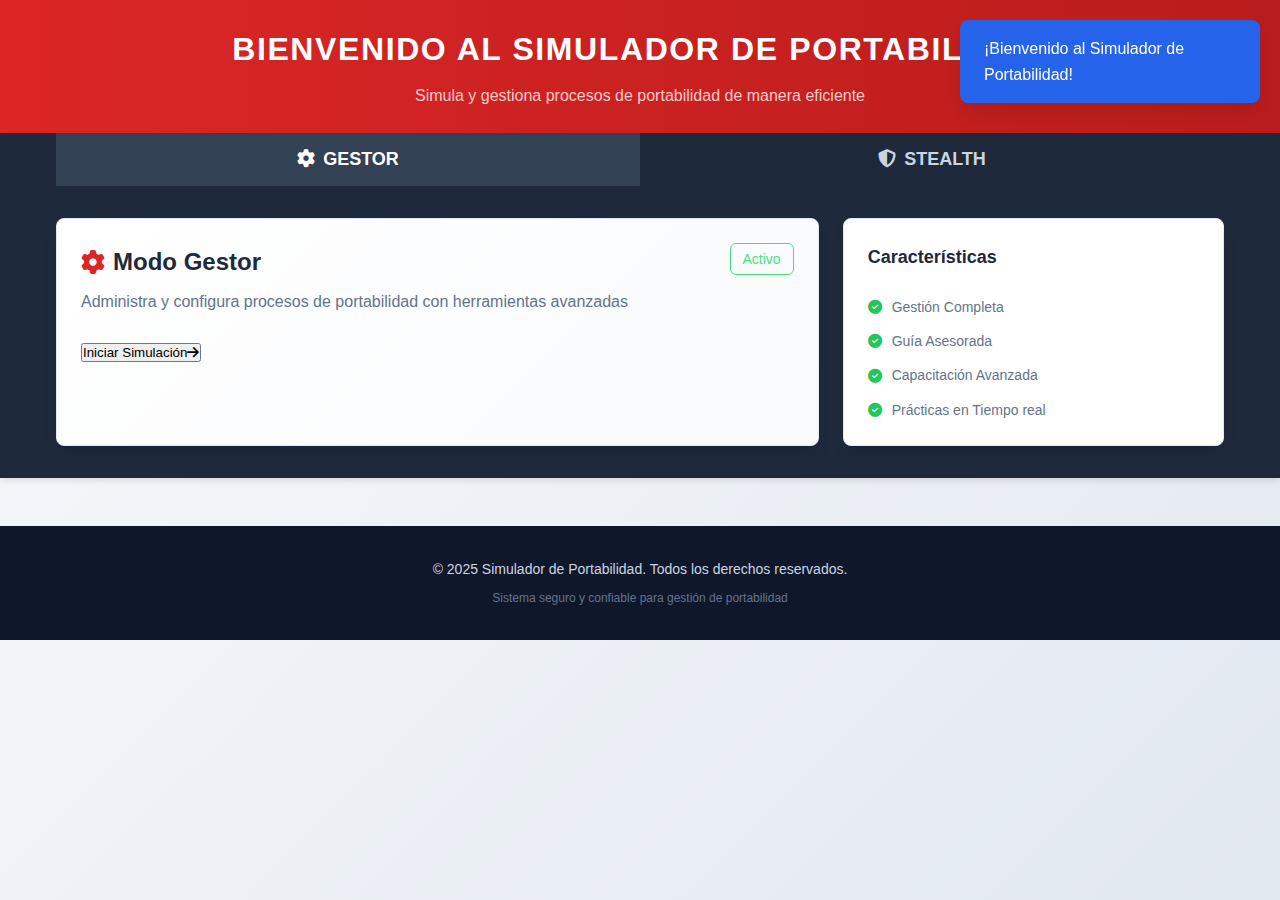
<file: index.html>
<!DOCTYPE html>
<html lang="es">
<head>
    <meta charset="UTF-8">
    <meta name="viewport" content="width=device-width, initial-scale=1.0">
    <title>Simulador de Portabilidad</title>
    <link rel="stylesheet" href="styles.css">
    <link rel="stylesheet" href="https://cdnjs.cloudflare.com/ajax/libs/font-awesome/6.4.0/css/all.min.css">
</head>
<body>
    <div class="app">
        <!-- Header Banner -->
        <div class="header-banner">
            <div class="container">
                <h1 class="header-title">BIENVENIDO AL SIMULADOR DE PORTABILIDAD</h1>
                <p class="header-subtitle">Simula y gestiona procesos de portabilidad de manera eficiente</p>
            </div>
        </div>

        <!-- Navigation Tabs -->
        <div class="nav-section">
            <div class="container">
                <div class="tabs-container">
                    <div class="tabs-list">
                        <button class="tab-trigger active" data-tab="gestor">
                            <i class="fas fa-cog"></i>
                            GESTOR
                        </button>
                        <button class="tab-trigger" data-tab="stealth">
                            <i class="fas fa-shield-alt"></i>
                            STEALTH
                        </button>
                    </div>

                    <!-- Content Areas -->
                    <div class="tabs-content">
                        <!-- Gestor Tab Content -->
                        <div class="tab-content active" id="gestor">
                            <div class="content-grid">
                                <!-- Main Action Card -->
                                <div class="main-card">
                                    <div class="card-header">
                                        <div class="card-title-section">
                                            <h2 class="card-title">
                                                <i class="fas fa-cog"></i>
                                                Modo Gestor
                                            </h2>
                                            <p class="card-description">
                                                Administra y configura procesos de portabilidad con herramientas avanzadas
                                            </p>
                                        </div>
                                        <span class="badge badge-secure">Activo</span>
                                    </div>
                                    <div class="card-content">    
                                        <a href="./2-Gestor/simulador-gestor_P1/gestor_P1.html">
                                            <button class="link_gestor1">Iniciar Simulación<i class="fas fa-arrow-right"></i></button>
                                        </a>    
                                    </div>
                                </div>

                                <!-- Features Card -->
                                <div class="features-card">
                                    <div class="card-header">
                                        <h3 class="card-title-small">Características</h3>
                                    </div>
                                    <div class="card-content">
                                        <div class="features-list">
                                            <div class="feature-item">
                                                <i class="fas fa-check-circle"></i>
                                                <span>Gestión Completa</span>
                                            </div>
                                            <div class="feature-item">
                                                <i class="fas fa-check-circle"></i>
                                                <span>Guía Asesorada</span>
                                            </div>
                                            <div class="feature-item">
                                                <i class="fas fa-check-circle"></i>
                                                <span>Capacitación Avanzada</span>
                                            </div>
                                            <div class="feature-item">
                                                <i class="fas fa-check-circle"></i>
                                                <span>Prácticas en Tiempo real</span>
                                            </div>
                                        </div>
                                    </div>
                                </div>
                            </div>
                        </div>

                        <!-- Stealth Tab Content -->
                        <div class="tab-content" id="stealth">
                            <div class="content-grid">
                                <!-- Stealth Mode Card -->
                                <div class="stealth-card">
                                    <div class="card-header">
                                        <div class="card-title-section">
                                            <h2 class="card-title">
                                                <i class="fas fa-shield-alt"></i>
                                                Modo Stealth
                                            </h2>
                                            <p class="card-description">
                                                Operaciones discretas y seguras con máxima privacidad
                                            </p>
                                        </div>
                                        <span class="badge badge-secure">Seguro</span>
                                    </div>
                                    <div class="card-content">
                                        <a href="./3-Stealth/stealth-interface/stealth_interface.html">
                                            <button class="link_stealth_interface">
                                                Iniciar Simulación 
                                                <i class="fas fa-bolt"></i>
                                            </button>
                                        </a>
                                    </div>
                                </div>

                                <!-- Security Features -->
                                <div class="security-card">
                                    <div class="card-header">
                                        <h3 class="card-title-small">Características</h3>
                                    </div>
                                    <div class="card-content">
                                        <div class="features-list">
                                            <div class="feature-item">
                                                <i class="fas fa-check-circle"></i>
                                                <span>Consutla de Deudas</span>
                                            </div>
                                            <div class="feature-item">
                                                <i class="fas fa-check-circle"></i>
                                                <span>Envío de PIN</span>
                                            </div>
                                            <div class="feature-item">
                                                <i class="fas fa-check-circle"></i>
                                                <span>Carga de PIN</span>
                                            </div>
                                            <div class="feature-item">
                                                <i class="fas fa-check-circle"></i>
                                                <span>Estado de Trámite</span>
                                            </div>
                                        </div>
                                    </div>
                                </div>
                            </div>
                        </div>
                    </div>
                </div>
            </div>
        </div>

        <!-- Footer -->
        <footer class="footer">
            <div class="container">
                <p class="footer-text">© 2025 Simulador de Portabilidad. Todos los derechos reservados.</p>
                <p class="footer-subtext">Sistema seguro y confiable para gestión de portabilidad</p>
            </div>
        </footer>
    </div>

    <script src="script.js"></script>
</body>
</html>
</file>
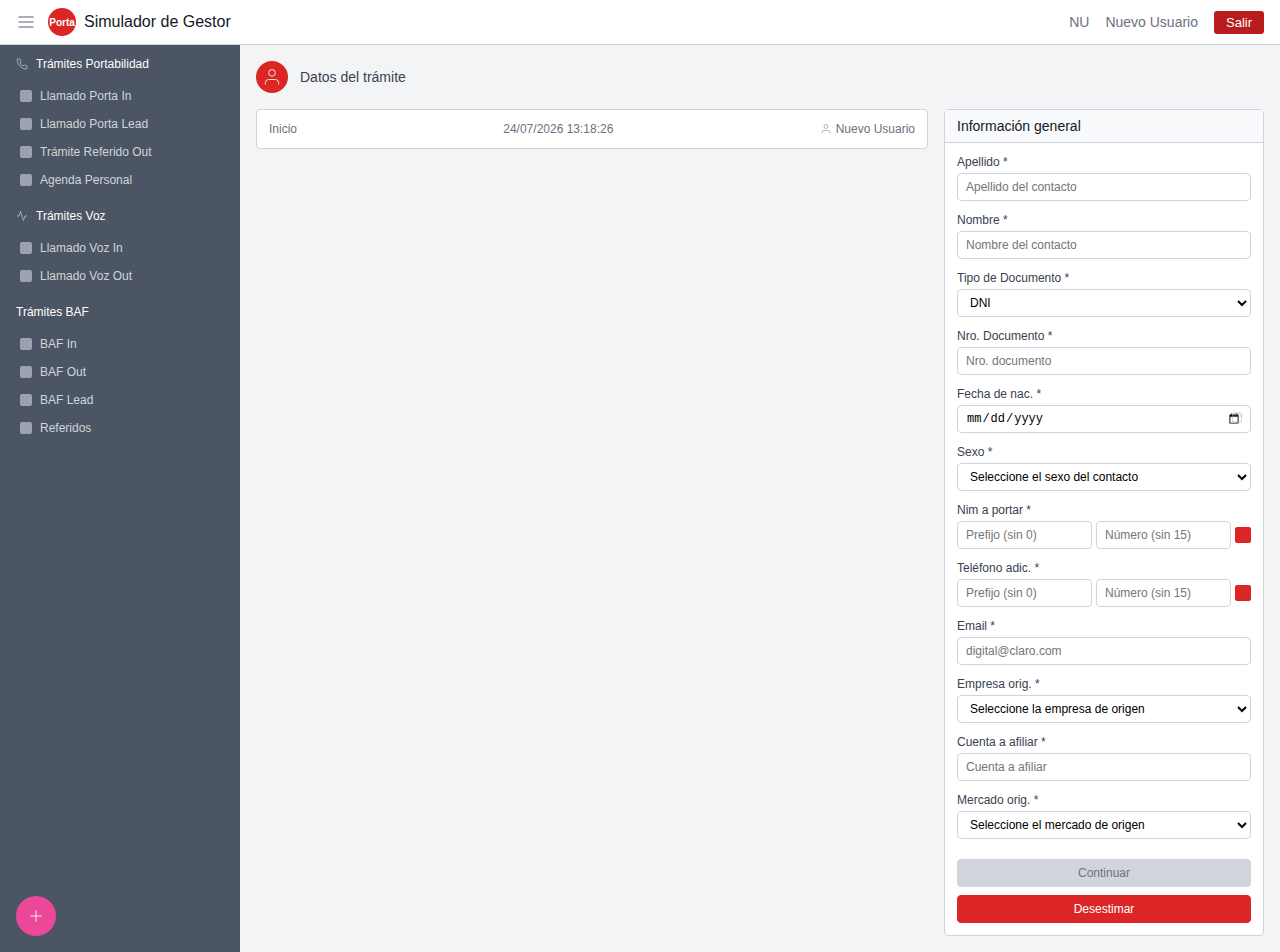
<file: 2-Gestor/simulador-gestor P1/index.html>
<!DOCTYPE html>
<html lang="es">
<head>
    <meta charset="UTF-8">
    <meta name="viewport" content="width=device-width, initial-scale=1.0">
    <title>Simulador de Gestor - Porta</title>
    <link rel="stylesheet" href="styles.css">
</head>
<body>
    <!-- Header -->
    <div class="header">
        <div class="header-content">
            <div class="header-left">
                <svg class="menu-icon" viewBox="0 0 24 24" fill="none" stroke="currentColor">
                    <line x1="3" y1="6" x2="21" y2="6"></line>
                    <line x1="3" y1="12" x2="21" y2="12"></line>
                    <line x1="3" y1="18" x2="21" y2="18"></line>
                </svg>
                <div class="logo-section">
                    <div class="logo-circle">Porta</div>
                    <span class="app-title">Simulador de Gestor</span>
                </div>
            </div>
            <div class="header-right">
                <span>NU</span>
                <span>Nuevo Usuario</span>
                <button class="exit-button">Salir <link rel="stylesheet" href="../../1-simulador-portabilidad/index.html"></button>
            </div>
        </div>
    </div>

    <div class="main-container">
        <!-- Sidebar -->
        <div class="sidebar">
            <div class="sidebar-content">
                <div class="sidebar-section">
                    <div class="sidebar-title">
                        <svg class="sidebar-icon" viewBox="0 0 24 24" fill="none" stroke="currentColor">
                            <path d="M22 16.92v3a2 2 0 0 1-2.18 2 19.79 19.79 0 0 1-8.63-3.07 19.5 19.5 0 0 1-6-6 19.79 19.79 0 0 1-3.07-8.67A2 2 0 0 1 4.11 2h3a2 2 0 0 1 2 1.72 12.84 12.84 0 0 0 .7 2.81 2 2 0 0 1-.45 2.11L8.09 9.91a16 16 0 0 0 6 6l1.27-1.27a2 2 0 0 1 2.11-.45 12.84 12.84 0 0 0 2.81.7A2 2 0 0 1 22 16.92z"></path>
                        </svg>
                        Trámites Portabilidad
                    </div>
                    <div class="sidebar-items">
                        <div class="sidebar-item">
                            <div class="sidebar-item-icon"></div>
                            Llamado Porta In
                        </div>
                        <div class="sidebar-item">
                            <div class="sidebar-item-icon"></div>
                            Llamado Porta Lead
                        </div>
                        <div class="sidebar-item">
                            <div class="sidebar-item-icon"></div>
                            Trámite Referido Out
                        </div>
                        <div class="sidebar-item">
                            <div class="sidebar-item-icon"></div>
                            Agenda Personal
                        </div>
                    </div>
                </div>

                <div class="sidebar-section">
                    <div class="sidebar-title">
                        <svg class="sidebar-icon" viewBox="0 0 24 24" fill="none" stroke="currentColor">
                            <polyline points="22,12 18,12 15,21 9,3 6,12 2,12"></polyline>
                        </svg>
                        Trámites Voz
                    </div>
                    <div class="sidebar-items">
                        <div class="sidebar-item">
                            <div class="sidebar-item-icon"></div>
                            Llamado Voz In
                        </div>
                        <div class="sidebar-item">
                            <div class="sidebar-item-icon"></div>
                            Llamado Voz Out
                        </div>
                    </div>
                </div>

                <div class="sidebar-section">
                    <div class="sidebar-title">Trámites BAF</div>
                    <div class="sidebar-items">
                        <div class="sidebar-item">
                            <div class="sidebar-item-icon"></div>
                            BAF In
                        </div>
                        <div class="sidebar-item">
                            <div class="sidebar-item-icon"></div>
                            BAF Out
                        </div>
                        <div class="sidebar-item">
                            <div class="sidebar-item-icon"></div>
                            BAF Lead
                        </div>
                        <div class="sidebar-item">
                            <div class="sidebar-item-icon"></div>
                            Referidos
                        </div>
                    </div>
                </div>
            </div>

            <!-- Plus button -->
            <div class="plus-button">
                <svg viewBox="0 0 24 24" fill="none" stroke="currentColor">
                    <line x1="12" y1="5" x2="12" y2="19"></line>
                    <line x1="5" y1="12" x2="19" y2="12"></line>
                </svg>
            </div>
        </div>

        <!-- Main Content -->
        <div class="content">
            <div class="content-inner">
                <!-- Header Info -->
                <div class="content-header">
                    <div class="content-header-left">
                        <div class="user-avatar">
                            <svg viewBox="0 0 24 24" fill="none" stroke="currentColor">
                                <path d="M20 21v-2a4 4 0 0 0-4-4H8a4 4 0 0 0-4 4v2"></path>
                                <circle cx="12" cy="7" r="4"></circle>
                            </svg>
                        </div>
                        <span>Datos del trámite</span>
                    </div>
                </div>

                <div class="content-body">
                    <!-- Left Area -->
                    <div class="left-area">
                        <div class="info-card">
                            <div class="info-content">
                                <span>Inicio</span>
                                <span id="current-datetime" class="datetime"></span>
                                <div class="user-info">
                                    <svg class="user-icon" viewBox="0 0 24 24" fill="none" stroke="currentColor">
                                        <path d="M20 21v-2a4 4 0 0 0-4-4H8a4 4 0 0 0-4 4v2"></path>
                                        <circle cx="12" cy="7" r="4"></circle>
                                    </svg>
                                    <span>Nuevo Usuario</span>
                                </div>
                            </div>
                        </div>
                    </div>

                    <!-- Right Form Area -->
                    <div class="form-area">
                        <div class="form-container">
                            <div class="form-header">
                                <h3>Información general</h3>
                            </div>
                            <div class="form-content">
                                <div class="form-group">
                                    <label>Apellido *</label>
                                    <input type="text" id="apellido" placeholder="Apellido del contacto">
                                    <span class="error-message" id="error-apellido">El apellido del contacto es requerido</span>
                                </div>

                                <div class="form-group">
                                    <label>Nombre *</label>
                                    <input type="text" id="nombre" placeholder="Nombre del contacto">
                                    <span class="error-message" id="error-nombre">El nombre del contacto es requerido</span>
                                </div>

                                <div class="form-group">
                                    <label>Tipo de Documento *</label>
                                    <select id="tipoDocumento">
                                        <option value="DNI">DNI</option>
                                        <option value="CUIL">CUIL</option>
                                        <option value="CUIT">CUIT</option>
                                    </select>
                                </div>

                                <div class="form-group">
                                    <label>Nro. Documento *</label>
                                    <input type="text" id="numeroDocumento" placeholder="Nro. documento">
                                    <span class="error-message" id="error-numeroDocumento">El número de documento es requerido</span>
                                </div>

                                <div class="form-group">
                                    <label>Fecha de nac. *</label>
                                    <div class="date-input-container">
                                        <input type="date" id="fechaNacimiento" placeholder="Fecha de nac. (dd/mm/yyyy)">
                                        <svg class="calendar-icon" viewBox="0 0 24 24" fill="none" stroke="currentColor">
                                            <rect x="3" y="4" width="18" height="18" rx="2" ry="2"></rect>
                                            <line x1="16" y1="2" x2="16" y2="6"></line>
                                            <line x1="8" y1="2" x2="8" y2="6"></line>
                                            <line x1="3" y1="10" x2="21" y2="10"></line>
                                        </svg>
                                    </div>
                                    <span class="error-message" id="error-fechaNacimiento">La fecha de nacimiento no es correcta</span>
                                </div>

                                <div class="form-group">
                                    <label>Sexo *</label>
                                    <select id="sexo">
                                        <option value="">Seleccione el sexo del contacto</option>
                                        <option value="M">Masculino</option>
                                        <option value="F">Femenino</option>
                                    </select>
                                </div>

                                <div class="form-group">
                                    <label>Nim a portar *</label>
                                    <div class="phone-input-container">
                                        <input type="text" id="prefijoTelefono" placeholder="Prefijo (sin 0)" class="phone-prefix">
                                        <input type="text" id="numeroTelefono" placeholder="Número (sin 15)" class="phone-number">
                                        <div class="red-indicator"></div>
                                    </div>
                                    <span class="error-message" id="error-prefijoTelefono">El código de área del Num a portar es requerido</span>
                                    <span class="error-message" id="error-numeroTelefono">El número del Num a portar es requerido</span>
                                </div>

                                <div class="form-group">
                                    <label>Teléfono adic. *</label>
                                    <div class="phone-input-container">
                                        <input type="text" id="prefijoAdicional" placeholder="Prefijo (sin 0)" class="phone-prefix">
                                        <input type="text" id="numeroAdicional" placeholder="Número (sin 15)" class="phone-number">
                                        <div class="red-indicator"></div>
                                    </div>
                                </div>

                                <div class="form-group">
                                    <label>Email *</label>
                                    <input type="email" id="email" placeholder="digital@claro.com">
                                    <span class="error-message" id="error-email">El email es requerido</span>
                                </div>

                                <div class="form-group">
                                    <label>Empresa orig. *</label>
                                    <select id="empresaOrigen">
                                        <option value="">Seleccione la empresa de origen</option>
                                        <option value="Claro">Claro</option>
                                        <option value="Movistar">Movistar</option>
                                        <option value="Personal">Personal</option>
                                        <option value="Tuenti">Tuenti</option>
                                    </select>
                                </div>

                                <div class="form-group">
                                    <label>Cuenta a afiliar *</label>
                                    <input type="text" id="cuentaAfiliar" placeholder="Cuenta a afiliar">
                                    <span class="error-message" id="error-cuentaAfiliar">La cuenta a afiliar es requerida</span>
                                </div>

                                <div class="form-group">
                                    <label>Mercado orig. *</label>
                                    <select id="mercadoOrigen">
                                        <option value="">Seleccione el mercado de origen</option>
                                        <option value="Postpago">Postpago</option>
                                        <option value="Prepago">Prepago</option>
                                    </select>
                                </div>

                                <div class="form-buttons">
                                    <button id="continuar-btn" class="btn-continuar" disabled>Continuar <link rel="stylesheet" href="../simulador-gestor P2/index.html"></button>
                                    <button id="desestimar-btn" class="btn-desestimar">Desestimar</button>
                                </div>
                            </div>
                        </div>
                    </div>
                </div>
            </div>
        </div>
    </div>

    <script src="script.js"></script>
</body>
</html>
</file>
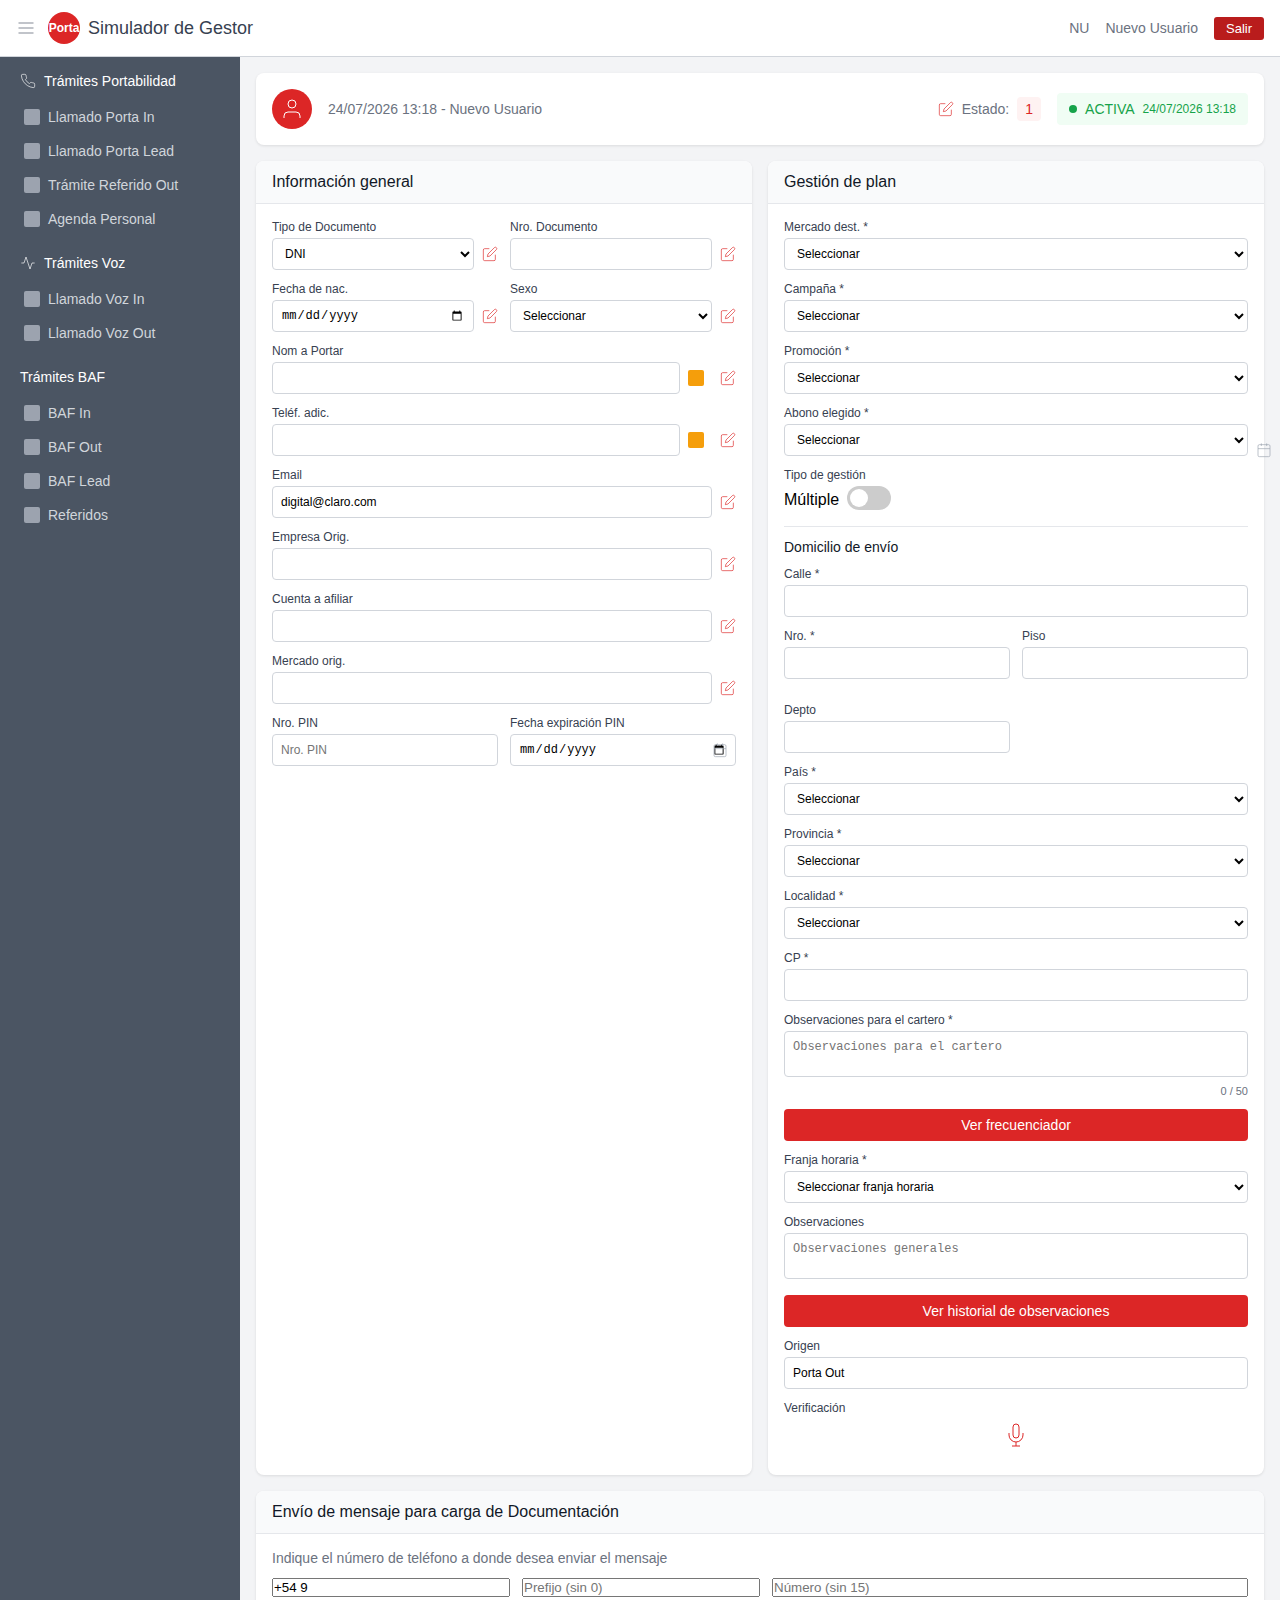
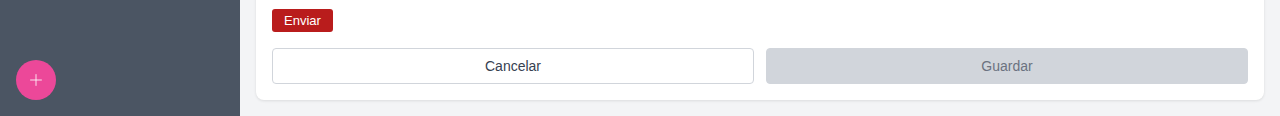
<file: 2-Gestor/simulador-gestor P2/index.html>
<!DOCTYPE html>
<html lang="es">
<head>
    <meta charset="UTF-8">
    <meta name="viewport" content="width=device-width, initial-scale=1.0">
    <title>Simulador de Gestor - Porta</title>
    <link rel="stylesheet" href="styles.css">
</head>
<body>
    <!-- Header -->
    <div class="header">
        <div class="header-content">
            <div class="header-left">
                <svg class="menu-icon" viewBox="0 0 24 24" fill="none" stroke="currentColor">
                    <line x1="3" y1="6" x2="21" y2="6"></line>
                    <line x1="3" y1="12" x2="21" y2="12"></line>
                    <line x1="3" y1="18" x2="21" y2="18"></line>
                </svg>
                <div class="logo-section">
                    <div class="logo-circle">Porta</div>
                    <span class="app-title">Simulador de Gestor</span>
                </div>
            </div>
            <div class="header-right">
                <span>NU</span>
                <span>Nuevo Usuario</span>
                <button class="exit-button">Salir <link rel="stylesheet" href="../../1-simulador-portabilidad/index.html"></button>
            </div>
        </div>
    </div>

    <div class="main-container">
        <!-- Sidebar -->
        <div class="sidebar">
            <div class="sidebar-content">
                <div class="sidebar-section">
                    <div class="sidebar-title">
                        <svg class="sidebar-icon" viewBox="0 0 24 24" fill="none" stroke="currentColor">
                            <path d="M22 16.92v3a2 2 0 0 1-2.18 2 19.79 19.79 0 0 1-8.63-3.07 19.5 19.5 0 0 1-6-6 19.79 19.79 0 0 1-3.07-8.67A2 2 0 0 1 4.11 2h3a2 2 0 0 1 2 1.72 12.84 12.84 0 0 0 .7 2.81 2 2 0 0 1-.45 2.11L8.09 9.91a16 16 0 0 0 6 6l1.27-1.27a2 2 0 0 1 2.11-.45 12.84 12.84 0 0 0 2.81.7A2 2 0 0 1 22 16.92z"></path>
                        </svg>
                        Trámites Portabilidad
                    </div>
                    <div class="sidebar-items">
                        <div class="sidebar-item">
                            <div class="sidebar-item-icon"></div>
                            Llamado Porta In
                        </div>
                        <div class="sidebar-item">
                            <div class="sidebar-item-icon"></div>
                            Llamado Porta Lead
                        </div>
                        <div class="sidebar-item">
                            <div class="sidebar-item-icon"></div>
                            Trámite Referido Out
                        </div>
                        <div class="sidebar-item">
                            <div class="sidebar-item-icon"></div>
                            Agenda Personal
                        </div>
                    </div>
                </div>

                <div class="sidebar-section">
                    <div class="sidebar-title">
                        <svg class="sidebar-icon" viewBox="0 0 24 24" fill="none" stroke="currentColor">
                            <polyline points="22,12 18,12 15,21 9,3 6,12 2,12"></polyline>
                        </svg>
                        Trámites Voz
                    </div>
                    <div class="sidebar-items">
                        <div class="sidebar-item">
                            <div class="sidebar-item-icon"></div>
                            Llamado Voz In
                        </div>
                        <div class="sidebar-item">
                            <div class="sidebar-item-icon"></div>
                            Llamado Voz Out
                        </div>
                    </div>
                </div>

                <div class="sidebar-section">
                    <div class="sidebar-title">Trámites BAF</div>
                    <div class="sidebar-items">
                        <div class="sidebar-item">
                            <div class="sidebar-item-icon"></div>
                            BAF In
                        </div>
                        <div class="sidebar-item">
                            <div class="sidebar-item-icon"></div>
                            BAF Out
                        </div>
                        <div class="sidebar-item">
                            <div class="sidebar-item-icon"></div>
                            BAF Lead
                        </div>
                        <div class="sidebar-item">
                            <div class="sidebar-item-icon"></div>
                            Referidos
                        </div>
                    </div>
                </div>
            </div>

            <!-- Plus button -->
            <div class="plus-button">
                <svg viewBox="0 0 24 24" fill="none" stroke="currentColor">
                    <line x1="12" y1="5" x2="12" y2="19"></line>
                    <line x1="5" y1="12" x2="19" y2="12"></line>
                </svg>
            </div>
        </div>

        <!-- Main Content -->
        <div class="content">
            <div class="content-inner">
                <!-- Header Info -->
                <div class="info-header">
                    <div class="info-header-content">
                        <div class="info-left">
                            <div class="user-avatar">
                                <svg viewBox="0 0 24 24" fill="none" stroke="currentColor">
                                    <path d="M20 21v-2a4 4 0 0 0-4-4H8a4 4 0 0 0-4 4v2"></path>
                                    <circle cx="12" cy="7" r="4"></circle>
                                </svg>
                            </div>
                            <div>
                                <div id="current-datetime" class="datetime"></div>
                            </div>
                        </div>
                        <div class="info-right">
                            <div class="status-info">
                                <svg class="edit-icon" viewBox="0 0 24 24" fill="none" stroke="currentColor">
                                    <path d="M11 4H4a2 2 0 0 0-2 2v14a2 2 0 0 0 2 2h14a2 2 0 0 0 2-2v-7"></path>
                                    <path d="M18.5 2.5a2.121 2.121 0 0 1 3 3L12 15l-4 1 1-4 9.5-9.5z"></path>
                                </svg>
                                <span>Estado:</span>
                                <span class="status-badge">1</span>
                            </div>
                            <div class="active-status">
                                <div class="status-dot"></div>
                                <span>ACTIVA</span>
                                <span id="status-datetime" class="status-time"></span>
                            </div>
                        </div>
                    </div>
                </div>

                <div class="form-container">
                    <!-- Información General -->
                    <div class="form-section">
                        <div class="form-header">
                            <h3>Información general</h3>
                        </div>
                        <div class="form-content">
                            <div class="form-row">
                                <div class="form-group">
                                    <label>Tipo de Documento</label>
                                    <div class="input-with-icon">
                                        <select id="tipoDocumento">
                                            <option value="DNI">DNI</option>
                                            <option value="CUIL">CUIL</option>
                                            <option value="CUIT">CUIT</option>
                                        </select>
                                        <svg class="edit-icon-small" viewBox="0 0 24 24" fill="none" stroke="currentColor">
                                            <path d="M11 4H4a2 2 0 0 0-2 2v14a2 2 0 0 0 2 2h14a2 2 0 0 0 2-2v-7"></path>
                                            <path d="M18.5 2.5a2.121 2.121 0 0 1 3 3L12 15l-4 1 1-4 9.5-9.5z"></path>
                                        </svg>
                                    </div>
                                </div>
                                <div class="form-group">
                                    <label>Nro. Documento</label>
                                    <div class="input-with-icon">
                                        <input type="text" id="numeroDocumento">
                                        <svg class="edit-icon-small" viewBox="0 0 24 24" fill="none" stroke="currentColor">
                                            <path d="M11 4H4a2 2 0 0 0-2 2v14a2 2 0 0 0 2 2h14a2 2 0 0 0 2-2v-7"></path>
                                            <path d="M18.5 2.5a2.121 2.121 0 0 1 3 3L12 15l-4 1 1-4 9.5-9.5z"></path>
                                        </svg>
                                    </div>
                                </div>
                            </div>

                            <div class="form-row">
                                <div class="form-group">
                                    <label>Fecha de nac.</label>
                                    <div class="input-with-icon">
                                        <input type="date" id="fechaNacimiento">
                                        <svg class="edit-icon-small" viewBox="0 0 24 24" fill="none" stroke="currentColor">
                                            <path d="M11 4H4a2 2 0 0 0-2 2v14a2 2 0 0 0 2 2h14a2 2 0 0 0 2-2v-7"></path>
                                            <path d="M18.5 2.5a2.121 2.121 0 0 1 3 3L12 15l-4 1 1-4 9.5-9.5z"></path>
                                        </svg>
                                    </div>
                                </div>
                                <div class="form-group">
                                    <label>Sexo</label>
                                    <div class="input-with-icon">
                                        <select id="sexo">
                                            <option value="">Seleccionar</option>
                                            <option value="M">Masculino</option>
                                            <option value="F">Femenino</option>
                                        </select>
                                        <svg class="edit-icon-small" viewBox="0 0 24 24" fill="none" stroke="currentColor">
                                            <path d="M11 4H4a2 2 0 0 0-2 2v14a2 2 0 0 0 2 2h14a2 2 0 0 0 2-2v-7"></path>
                                            <path d="M18.5 2.5a2.121 2.121 0 0 1 3 3L12 15l-4 1 1-4 9.5-9.5z"></path>
                                        </svg>
                                    </div>
                                </div>
                            </div>

                            <div class="form-group">
                                <label>Nom a Portar</label>
                                <div class="input-with-icons">
                                    <input type="text" id="nombrePortar">
                                    <div class="orange-indicator"></div>
                                    <svg class="edit-icon-small" viewBox="0 0 24 24" fill="none" stroke="currentColor">
                                        <path d="M11 4H4a2 2 0 0 0-2 2v14a2 2 0 0 0 2 2h14a2 2 0 0 0 2-2v-7"></path>
                                        <path d="M18.5 2.5a2.121 2.121 0 0 1 3 3L12 15l-4 1 1-4 9.5-9.5z"></path>
                                    </svg>
                                </div>
                            </div>

                            <div class="form-group">
                                <label>Teléf. adic.</label>
                                <div class="input-with-icons">
                                    <input type="text" id="telefonoAdicional">
                                    <div class="orange-indicator"></div>
                                    <svg class="edit-icon-small" viewBox="0 0 24 24" fill="none" stroke="currentColor">
                                        <path d="M11 4H4a2 2 0 0 0-2 2v14a2 2 0 0 0 2 2h14a2 2 0 0 0 2-2v-7"></path>
                                        <path d="M18.5 2.5a2.121 2.121 0 0 1 3 3L12 15l-4 1 1-4 9.5-9.5z"></path>
                                    </svg>
                                </div>
                            </div>

                            <div class="form-group">
                                <label>Email</label>
                                <div class="input-with-icon">
                                    <input type="email" id="email" value="digital@claro.com">
                                    <svg class="edit-icon-small" viewBox="0 0 24 24" fill="none" stroke="currentColor">
                                        <path d="M11 4H4a2 2 0 0 0-2 2v14a2 2 0 0 0 2 2h14a2 2 0 0 0 2-2v-7"></path>
                                        <path d="M18.5 2.5a2.121 2.121 0 0 1 3 3L12 15l-4 1 1-4 9.5-9.5z"></path>
                                    </svg>
                                </div>
                            </div>

                            <div class="form-group">
                                <label>Empresa Orig.</label>
                                <div class="input-with-icon">
                                    <input type="text" id="empresaOrigen">
                                    <svg class="edit-icon-small" viewBox="0 0 24 24" fill="none" stroke="currentColor">
                                        <path d="M11 4H4a2 2 0 0 0-2 2v14a2 2 0 0 0 2 2h14a2 2 0 0 0 2-2v-7"></path>
                                        <path d="M18.5 2.5a2.121 2.121 0 0 1 3 3L12 15l-4 1 1-4 9.5-9.5z"></path>
                                    </svg>
                                </div>
                            </div>

                            <div class="form-group">
                                <label>Cuenta a afiliar</label>
                                <div class="input-with-icon">
                                    <input type="text" id="cuentaAfiliar">
                                    <svg class="edit-icon-small" viewBox="0 0 24 24" fill="none" stroke="currentColor">
                                        <path d="M11 4H4a2 2 0 0 0-2 2v14a2 2 0 0 0 2 2h14a2 2 0 0 0 2-2v-7"></path>
                                        <path d="M18.5 2.5a2.121 2.121 0 0 1 3 3L12 15l-4 1 1-4 9.5-9.5z"></path>
                                    </svg>
                                </div>
                            </div>

                            <div class="form-group">
                                <label>Mercado orig.</label>
                                <div class="input-with-icon">
                                    <input type="text" id="mercadoOrigen">
                                    <svg class="edit-icon-small" viewBox="0 0 24 24" fill="none" stroke="currentColor">
                                        <path d="M11 4H4a2 2 0 0 0-2 2v14a2 2 0 0 0 2 2h14a2 2 0 0 0 2-2v-7"></path>
                                        <path d="M18.5 2.5a2.121 2.121 0 0 1 3 3L12 15l-4 1 1-4 9.5-9.5z"></path>
                                    </svg>
                                </div>
                            </div>

                            <div class="form-row">
                                <div class="form-group">
                                    <label>Nro. PIN</label>
                                    <input type="text" id="numeroPIN" placeholder="Nro. PIN">
                                </div>
                                <div class="form-group">
                                    <label>Fecha expiración PIN</label>
                                    <div class="date-input-container">
                                        <input type="date" id="fechaExpiracionPIN" placeholder="Fecha expiración PIN (dd/mm/yyyy)">
                                        <svg class="calendar-icon" viewBox="0 0 24 24" fill="none" stroke="currentColor">
                                            <rect x="3" y="4" width="18" height="18" rx="2" ry="2"></rect>
                                            <line x1="16" y1="2" x2="16" y2="6"></line>
                                            <line x1="8" y1="2" x2="8" y2="6"></line>
                                            <line x1="3" y1="10" x2="21" y2="10"></line>
                                        </svg>
                                    </div>
                                </div>
                            </div>
                        </div>
                    </div>

                    <!-- Gestión de Plan -->
                    <div class="form-section">
                        <div class="form-header">
                            <h3>Gestión de plan</h3>
                        </div>
                        <div class="form-content">
                            <div class="form-group">
                                <label>Mercado dest. *</label>
                                <select id="mercadoDestino">
                                    <option value="">Seleccionar</option>
                                    <option value="Postpago">Postpago</option>
                                    <option value="Prepago">Prepago</option>
                                </select>
                            </div>

                            <div class="form-group">
                                <label>Campaña *</label>
                                <select id="campana">
                                    <option value="">Seleccionar</option>
                                    <option value="TLMPC1">TLMPC1</option>
                                    <option value="TLMPC2">TLMPC2</option>
                                </select>
                            </div>

                            <div class="form-group">
                                <label>Promoción *</label>
                                <select id="promocion">
                                    <option value="">Seleccionar</option>
                                    <option value="3055">3055</option>
                                    <option value="4001">4001</option>
                                </select>
                            </div>

                            <div class="form-group">
                                <label>Abono elegido *</label>
                                <select id="abonoElegido">
                                    <option value="">Seleccionar</option>
                                    <option value="A061C">A061C</option>
                                    <option value="A062C">A062C</option>
                                    <option value="A063C">A063C</option>
                                    <option value="A064C">A064C</option>
                                    <option value="A065C">A065C</option>
                                    <option value="A066C">A066C</option>
                                </select>
                            </div>

                            <div class="form-group">
                                <label class="switch-label">Tipo de gestión</label>
                                <div class="switch-container">
                                    <span>Múltiple</span>
                                    <label class="switch">
                                        <input type="checkbox" id="tipoGestionMultiple">
                                        <span class="slider"></span>
                                    </label>
                                </div>
                            </div>

                            <div class="section-divider">
                                <h4>Domicilio de envío</h4>
                            </div>

                            <div class="form-group">
                                <label>Calle *</label>
                                <input type="text" id="calle">
                            </div>

                            <div class="form-row">
                                <div class="form-group">
                                    <label>Nro. *</label>
                                    <input type="text" id="numero">
                                </div>
                                <div class="form-group">
                                    <label>Piso</label>
                                    <input type="text" id="piso">
                                </div>
                                <div class="form-group">
                                    <label>Depto</label>
                                    <input type="text" id="depto">
                                </div>
                            </div>

                            <div class="form-group">
                                <label>País *</label>
                                <select id="pais">
                                    <option value="">Seleccionar</option>
                                    <option value="Argentina">Argentina</option>
                                    <option value="Chile">Chile</option>
                                </select>
                            </div>

                            <div class="form-group">
                                <label>Provincia *</label>
                                <select id="provincia">
                                    <option value="">Seleccionar</option>
                                    <option value="Buenos Aires">Buenos Aires</option>
                                    <option value="CABA">CABA</option>
                                    <option value="Córdoba">Córdoba</option>
                                    <option value="Santa Fe">Santa Fe</option>
                                </select>
                            </div>

                            <div class="form-group">
                                <label>Localidad *</label>
                                <select id="localidad">
                                    <option value="">Seleccionar</option>
                                    <option value="CABA">CABA</option>
                                    <option value="La Plata">La Plata</option>
                                    <option value="Córdoba Capital">Córdoba Capital</option>
                                    <option value="Rosario">Rosario</option>
                                </select>
                            </div>

                            <div class="form-group">
                                <label>CP *</label>
                                <input type="text" id="codigoPostal">
                            </div>

                            <div class="form-group">
                                <label>Observaciones para el cartero *</label>
                                <textarea id="observaciones" rows="2" placeholder="Observaciones para el cartero"></textarea>
                                <div class="char-counter">0 / 50</div>
                            </div>

                            <div class="frecuenciador-btn">
                                <svg class="calendar-icon" viewBox="0 0 24 24" fill="none" stroke="currentColor">
                                    <rect x="3" y="4" width="18" height="18" rx="2" ry="2"></rect>
                                    <line x1="16" y1="2" x2="16" y2="6"></line>
                                    <line x1="8" y1="2" x2="8" y2="6"></line>
                                    <line x1="3" y1="10" x2="21" y2="10"></line>
                                </svg>
                                Ver frecuenciador
                            </div>

                            <div class="form-group">
                                <label>Franja horaria *</label>
                                <select id="franjaHoraria">
                                    <option value="">Seleccionar franja horaria</option>
                                    <option value="9-15hs">9-15hs</option>
                                    <option value="15-18hs">15-18hs</option>
                                </select>
                            </div>

                            <div class="form-group">
                                <label>Observaciones</label>
                                <textarea id="observacionesGenerales" rows="2" placeholder="Observaciones generales"></textarea>
                            </div>

                            <div class="historial-btn">
                                Ver historial de observaciones
                            </div>

                            <div class="form-group">
                                <label>Origen</label>
                                <input type="text" id="origen" value="Porta Out">
                            </div>

                            <div class="form-group">
                                <label>Verificación</label>
                                <div class="mic-container">
                                    <svg class="mic-icon" viewBox="0 0 24 24" fill="none" stroke="currentColor">
                                        <path d="M12 1a3 3 0 0 0-3 3v8a3 3 0 0 0 6 0V4a3 3 0 0 0-3-3z"></path>
                                        <path d="M19 10v2a7 7 0 0 1-14 0v-2"></path>
                                        <line x1="12" y1="19" x2="12" y2="23"></line>
                                        <line x1="8" y1="23" x2="16" y2="23"></line>
                                    </svg>
                                </div>
                            </div>
                        </div>
                    </div>
                </div>

                <!-- Envío de mensaje -->
                <div class="message-section">
                    <div class="form-header">
                        <h3>Envío de mensaje para carga de Documentación</h3>
                    </div>
                    <div class="form-content">
                        <div class="message-info">
                            Indique el número de teléfono a donde desea enviar el mensaje
                        </div>
                        <div class="message-inputs">
                            <input type="text" id="prefijoMensaje" value="+54 9" placeholder="+54 9">
                            <input type="text" placeholder="Prefijo (sin 0)">
                            <input type="text" id="numeroMensaje" placeholder="Número (sin 15)">
                        <div>
                            <button class="sms-button">Enviar</button>
                        </div>
                        </div>
                        <div class="form-buttons">
                            <button class="btn-cancelar">Cancelar <link rel="stylesheet" href="../simulador-gestor P1/index.html"></button>
                            <button id="btn-guardar" class="btn-guardar" disabled>Guardar <link rel="stylesheet" href="../simulador-gestor P1/index.html"></button>
                        </div>
                    </div>
                </div>
            </div>
        </div>
    </div>

    <!-- Modal para Múltiples Líneas -->
    <div id="modal-multiple" class="modal">
        <div class="modal-content">
            <div class="modal-header">
                <h3>Gestión Múltiple - Líneas y Planes</h3>
                <span class="modal-close">&times;</span>
            </div>
            <div class="modal-body">
                <div class="modal-actions">
                    <h4>Líneas adicionales</h4>
                    <button id="btn-agregar-linea" class="btn-agregar">
                        <svg viewBox="0 0 24 24" fill="none" stroke="currentColor">
                            <line x1="12" y1="5" x2="12" y2="19"></line>
                            <line x1="5" y1="12" x2="19" y2="12"></line>
                        </svg>
                        Agregar Línea
                    </button>
                </div>
                <div id="lineas-container"></div>
                <div class="modal-footer">
                    <button class="btn-cancelar" id="btn-cancelar-modal">Cancelar</button>
                    <button class="btn-guardar" id="btn-guardar-modal">Guardar Líneas</button>
                </div>
            </div>
        </div>
    </div>

    <script src="script.js"></script>
</body>
</html>
</file>
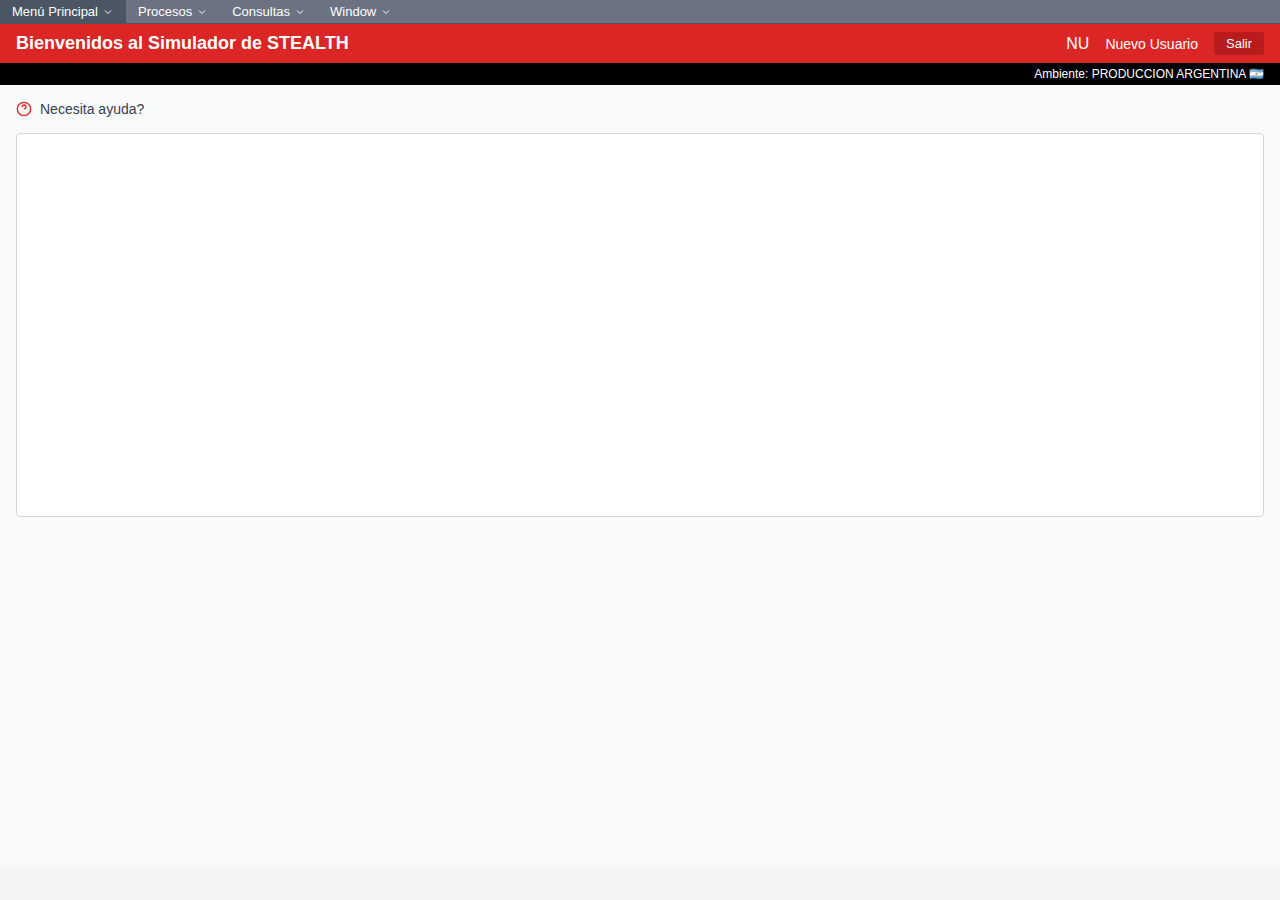
<file: 3-Stealth/stealth-interface Comercial/index.html>
<!DOCTYPE html>
<html lang="es">
<head>
    <meta charset="UTF-8">
    <meta name="viewport" content="width=device-width, initial-scale=1.0">
    <title>STEALTH Interface</title>
    <link rel="stylesheet" href="styles.css">
</head>
<body>
    <div class="stealth-container">
        <!-- Menu Bar -->
        <div class="menu-bar">
            <div class="menu-items">
                <!-- Menu Principal -->
                <div class="menu-item" data-menu="principal">
                    <button class="menu-button">
                        Menú Principal
                        <svg class="chevron-down" width="12" height="12" viewBox="0 0 24 24" fill="none" stroke="currentColor" stroke-width="2">
                            <polyline points="6,9 12,15 18,9"></polyline>
                        </svg>
                    </button>
                    <div class="dropdown-menu">
                        <div class="dropdown-item">Seguridad de Datos</div>
                        <div class="dropdown-item">Detección de Fraude</div>
                        <div class="dropdown-item">Marketing</div>
                        <div class="dropdown-item">Comisión</div>
                        <div class="dropdown-item">Comercial</div>
                        <div class="dropdown-item">Documentación</div>
                        <div class="dropdown-item">Recaudación</div>
                        <div class="dropdown-item">Atención al Cliente</div>
                        <div class="dropdown-item">Facturación Eventual</div>
                        <div class="dropdown-item">Producto</div>
                        <div class="dropdown-item">Reportes</div>
                        <div class="dropdown-item">Gestión CPP</div>
                        <div class="dropdown-item">Utilidades</div>
                        <div class="dropdown-item">Atención Externa al Cliente</div>
                        <div class="dropdown-item">Morosidad CPP Fijo</div>
                        <div class="dropdown-item">Telematketing <link rel="stylesheet" href="../stealth-interface Telemarketing/index.html"></div>
                        <div class="dropdown-item">Extrajudiciales</div>
                        <div class="dropdown-item">Intterconexión</div>
                        <div class="dropdown-item">Conciliación</div>
                    </div>
                </div>

                <!-- Procesos -->
                <div class="menu-item" data-menu="procesos">
                    <button class="menu-button">
                        Procesos
                        <svg class="chevron-down" width="12" height="12" viewBox="0 0 24 24" fill="none" stroke="currentColor" stroke-width="2">
                            <polyline points="6,9 12,15 18,9"></polyline>
                        </svg>
                    </button>
                    <div class="dropdown-menu">
                        <div class="dropdown-item">Opción 1</div>
                        <div class="dropdown-item">Opción 2</div>
                        <div class="dropdown-item has-submenu" data-submenu="procesos-sub">
                            Opción 3
                            <svg class="chevron-right" width="12" height="12" viewBox="0 0 24 24" fill="none" stroke="currentColor" stroke-width="2">
                                <polyline points="9,18 15,12 9,6"></polyline>
                            </svg>
                            <div class="submenu">
                                <div class="dropdown-item">Opción 1</div>
                                <div class="dropdown-item">Opción 2</div>
                            </div>
                        </div>
                    </div>
                </div>

                <!-- Consultas -->
                <div class="menu-item" data-menu="consultas">
                    <button class="menu-button">
                        Consultas
                        <svg class="chevron-down" width="12" height="12" viewBox="0 0 24 24" fill="none" stroke="currentColor" stroke-width="2">
                            <polyline points="6,9 12,15 18,9"></polyline>
                        </svg>
                    </button>
                    <div class="dropdown-menu">
                        <div class="dropdown-item">Opción 1</div>
                        <div class="dropdown-item">Opción 2</div>
                        <div class="dropdown-item">Opción 3</div>
                    </div>
                </div>

                <!-- Window -->
                <div class="menu-item" data-menu="window">
                    <button class="menu-button">
                        Window
                        <svg class="chevron-down" width="12" height="12" viewBox="0 0 24 24" fill="none" stroke="currentColor" stroke-width="2">
                            <polyline points="6,9 12,15 18,9"></polyline>
                        </svg>
                    </button>
                </div>
            </div>
        </div>

        <!-- Title Bar -->
        <div class="title-bar">
            <div class="title-left">
                <h1>Bienvenidos al Simulador de STEALTH</h1>
            </div>
            <div class="title-right">
                <span>NU</span>
                <span class="user-info">Nuevo Usuario</span>
                <button class="exit-button">Salir</button>
            </div>
        </div>

        <!-- Environment Info Bar -->
        <div class="environment-bar">
            <span>Ambiente: PRODUCCION ARGENTINA 🇦🇷</span>
        </div>

        <!-- Main Content Area -->
        <div class="main-content">
            <!-- Help Section -->
            <div class="help-section">
                <svg class="help-icon" width="16" height="16" viewBox="0 0 24 24" fill="none" stroke="currentColor" stroke-width="2">
                    <circle cx="12" cy="12" r="10"></circle>
                    <path d="m9,9a3,3 0 1,1 6,0c0,2 -3,3 -3,3"></path>
                    <path d="m12,17l.01,0"></path>
                </svg>
                <span>Necesita ayuda?</span>
            </div>

            <!-- Content Area -->
            <div class="content-area">
                <!-- Main content goes here -->
            </div>
        </div>
    </div>

    <!-- Overlay for closing menus -->
    <div class="overlay" id="overlay"></div>

    <script src="script.js"></script>
</body>
</html>
</file>
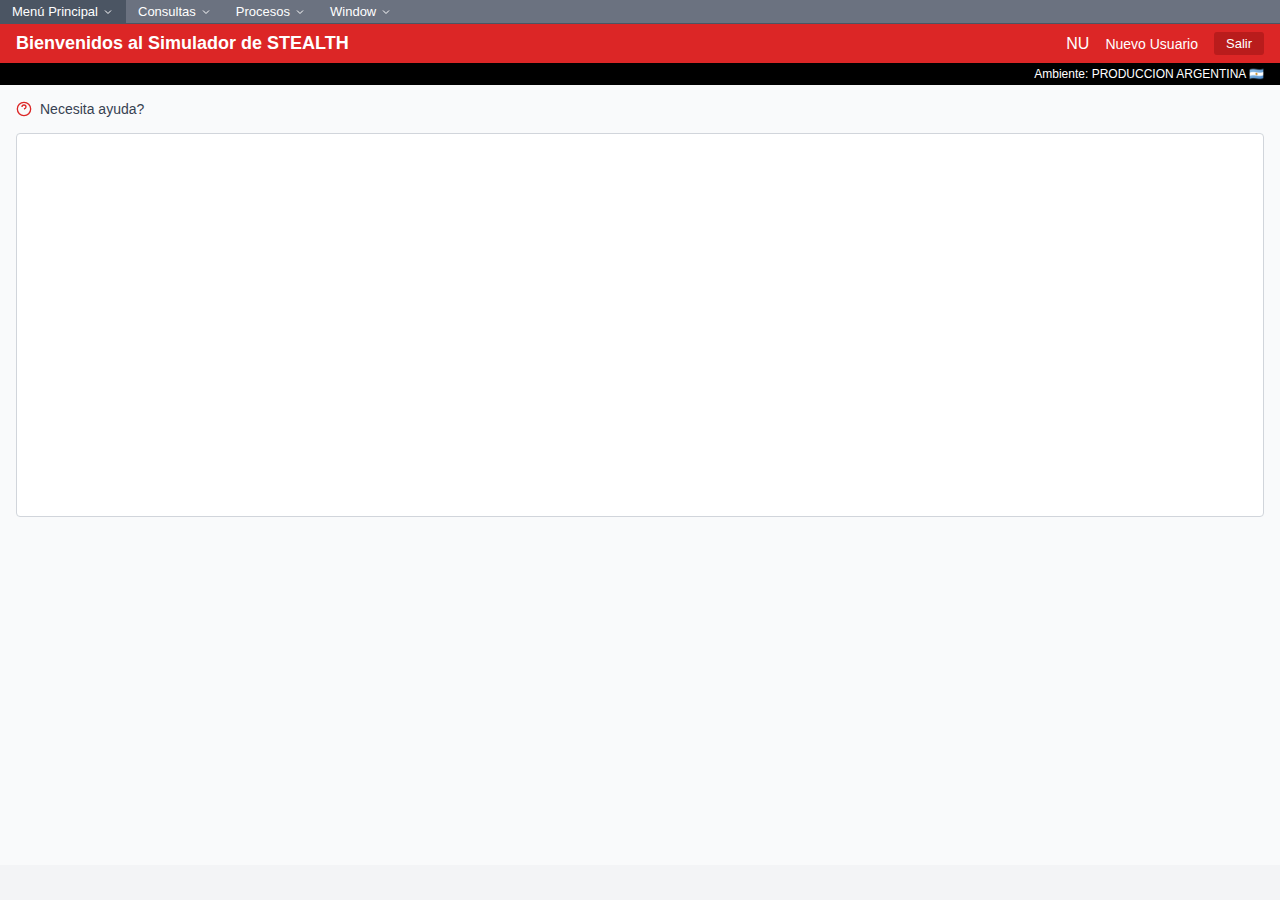
<file: 3-Stealth/stealth-interface Telemarketing/index.html>
<!DOCTYPE html>
<html lang="es">
<head>
    <meta charset="UTF-8">
    <meta name="viewport" content="width=device-width, initial-scale=1.0">
    <title>STEALTH Interface</title>
    <link rel="stylesheet" href="styles.css">
</head>
<body>
    <div class="stealth-container">
        <!-- Menu Bar -->
        <div class="menu-bar">
            <div class="menu-items">
                <!-- Menu Principal -->
                <div class="menu-item" data-menu="principal">
                    <button class="menu-button">
                        Menú Principal
                        <svg class="chevron-down" width="12" height="12" viewBox="0 0 24 24" fill="none" stroke="currentColor" stroke-width="2">
                            <polyline points="6,9 12,15 18,9"></polyline>
                        </svg>
                    </button>
                    <div class="dropdown-menu">
                        <div class="dropdown-item">Seguridad de Datos</div>
                        <div class="dropdown-item">Detección de Fraude</div>
                        <div class="dropdown-item">Marketing</div>
                        <div class="dropdown-item">Comisión</div>
                        <div class="dropdown-item">Comercial <link rel="stylesheet" href="../stealth-interface Comercial/index.html"></div>
                        <div class="dropdown-item">Documentación</div>
                        <div class="dropdown-item">Recaudación</div>
                        <div class="dropdown-item">Atención al Cliente</div>
                        <div class="dropdown-item">Facturación Eventual</div>
                        <div class="dropdown-item">Producto</div>
                        <div class="dropdown-item">Reportes</div>
                        <div class="dropdown-item">Gestión CPP</div>
                        <div class="dropdown-item">Utilidades</div>
                        <div class="dropdown-item">Atención Externa al Cliente</div>
                        <div class="dropdown-item">Morosidad CPP Fijo</div>
                        <div class="dropdown-item">Telematketing</div>
                        <div class="dropdown-item">Extrajudiciales</div>
                        <div class="dropdown-item">Intterconexión</div>
                        <div class="dropdown-item">Conciliación</div>
                    </div>
                </div>

                <!-- Consultas -->
                <div class="menu-item" data-menu="consultas">
                    <button class="menu-button">
                        Consultas
                        <svg class="chevron-down" width="12" height="12" viewBox="0 0 24 24" fill="none" stroke="currentColor" stroke-width="2">
                            <polyline points="6,9 12,15 18,9"></polyline>
                        </svg>
                    </button>
                </div>

                <!-- Procesos -->
                <div class="menu-item" data-menu="procesos">
                    <button class="menu-button">
                        Procesos
                        <svg class="chevron-down" width="12" height="12" viewBox="0 0 24 24" fill="none" stroke="currentColor" stroke-width="2">
                            <polyline points="6,9 12,15 18,9"></polyline>
                        </svg>
                    </button>
                    <div class="dropdown-menu">
                        <div class="dropdown-item has-submenu" data-submenu="procesos-sub">
                            Pedidos
                            <svg class="chevron-right" width="12" height="12" viewBox="0 0 24 24" fill="none" stroke="currentColor" stroke-width="2">
                                <polyline points="9,18 15,12 9,6"></polyline>
                            </svg>
                            <div class="submenu">
                                <div class="dropdown-item">General</div>
                                <div class="dropdown-item">Activaciones <link rel="stylesheet" href="../Telemarketing 1/index.html"></div>
                                <div class="dropdown-item">Cater Telefónico</div>
                            </div>
                        </div>
                        <div class="dropdown-item">Carga de solicitud de TV</div>
                        <div class="dropdown-item">Carga de solicitud de Telefonía Fija</div>
                        <div class="dropdown-item">Nominar</div>
                    </div>
                </div>

                <!-- Window -->
                <div class="menu-item" data-menu="window">
                    <button class="menu-button">
                        Window
                        <svg class="chevron-down" width="12" height="12" viewBox="0 0 24 24" fill="none" stroke="currentColor" stroke-width="2">
                            <polyline points="6,9 12,15 18,9"></polyline>
                        </svg>
                    </button>
                </div>
            </div>
        </div>

        <!-- Title Bar -->
        <div class="title-bar">
            <div class="title-left">
                <h1>Bienvenidos al Simulador de STEALTH</h1>
            </div>
            <div class="title-right">
                <span>NU</span>
                <span class="user-info">Nuevo Usuario</span>
                <button class="exit-button">Salir</button>
            </div>
        </div>

        <!-- Environment Info Bar -->
        <div class="environment-bar">
            <span>Ambiente: PRODUCCION ARGENTINA 🇦🇷</span>
        </div>

        <!-- Main Content Area -->
        <div class="main-content">
            <!-- Help Section -->
            <div class="help-section">
                <svg class="help-icon" width="16" height="16" viewBox="0 0 24 24" fill="none" stroke="currentColor" stroke-width="2">
                    <circle cx="12" cy="12" r="10"></circle>
                    <path d="m9,9a3,3 0 1,1 6,0c0,2 -3,3 -3,3"></path>
                    <path d="m12,17l.01,0"></path>
                </svg>
                <span>Necesita ayuda?</span>
            </div>

            <!-- Content Area -->
            <div class="content-area">
                <!-- Main content goes here -->
            </div>
        </div>
    </div>

    <!-- Overlay for closing menus -->
    <div class="overlay" id="overlay"></div>

    <script src="script.js"></script>
</body>
</html>
</file>
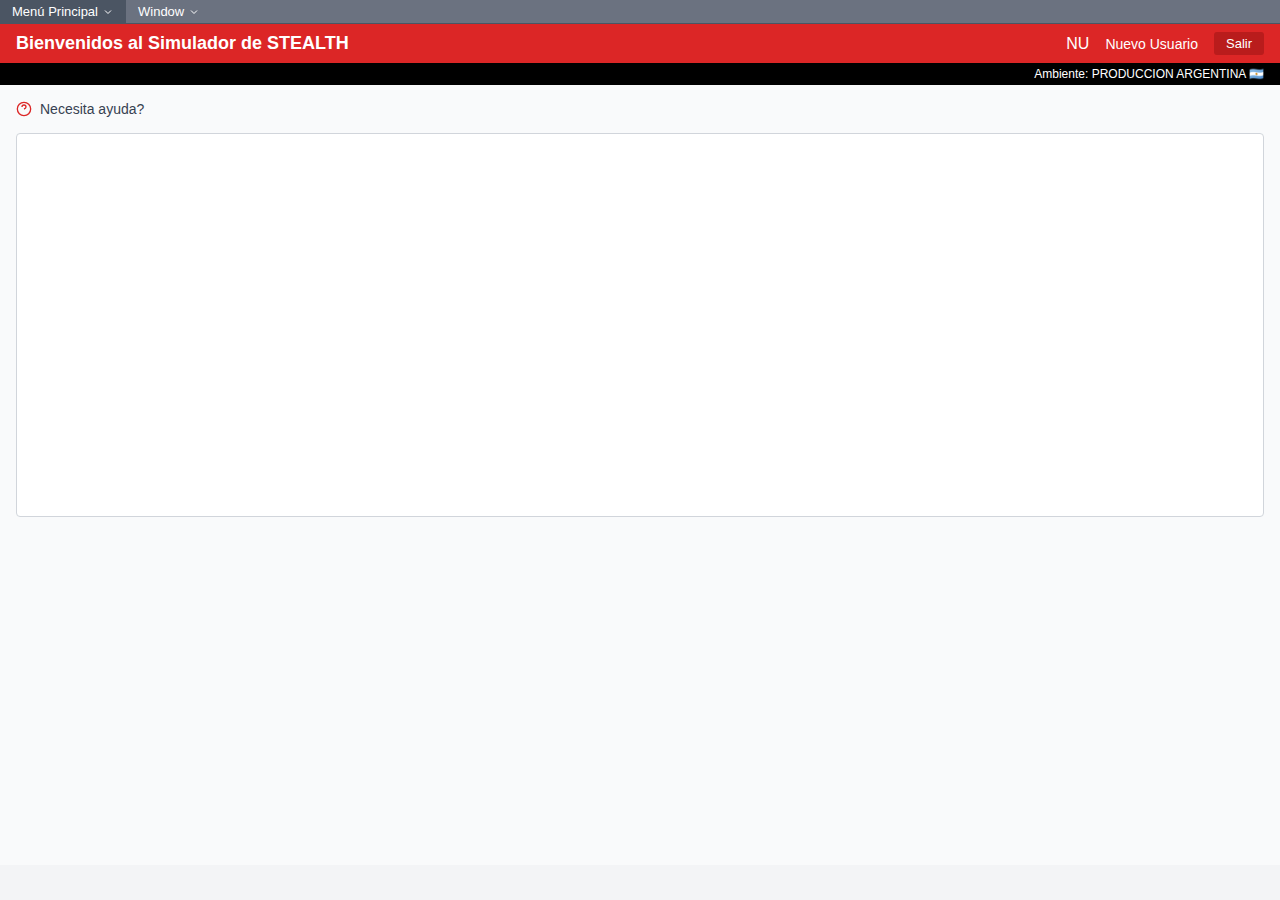
<file: 3-Stealth/stealth-interface/index.html>
<!DOCTYPE html>
<html lang="es">
<head>
    <meta charset="UTF-8">
    <meta name="viewport" content="width=device-width, initial-scale=1.0">
    <title>STEALTH Interface</title>
    <link rel="stylesheet" href="styles.css">
</head>
<body>
    <div class="stealth-container">
        <!-- Menu Bar -->
        <div class="menu-bar">
            <div class="menu-items">
                <!-- Menu Principal -->
                <div class="menu-item" data-menu="principal">
                    <button class="menu-button">
                        Menú Principal
                        <svg class="chevron-down" width="12" height="12" viewBox="0 0 24 24" fill="none" stroke="currentColor" stroke-width="2">
                            <polyline points="6,9 12,15 18,9"></polyline>
                        </svg>
                    </button>
                    <div class="dropdown-menu">
                        <div class="dropdown-item">Seguridad de Datos</div>
                        <div class="dropdown-item">Detección de Fraude</div>
                        <div class="dropdown-item">Marketing</div>
                        <div class="dropdown-item">Comisión</div>
                        <div class="dropdown-item">Comercial <link rel="stylesheet" href="../stealth-interface Comercial/index.html"></div>
                        <div class="dropdown-item">Documentación</div>
                        <div class="dropdown-item">Recaudación</div>
                        <div class="dropdown-item">Atención al Cliente</div>
                        <div class="dropdown-item">Facturación Eventual</div>
                        <div class="dropdown-item">Producto</div>
                        <div class="dropdown-item">Reportes</div>
                        <div class="dropdown-item">Gestión CPP</div>
                        <div class="dropdown-item">Utilidades</div>
                        <div class="dropdown-item">Atención Externa al Cliente</div>
                        <div class="dropdown-item">Morosidad CPP Fijo</div>
                        <div class="dropdown-item">Telematketing <link rel="stylesheet" href="../stealth-interface Telemarketing/index.html"></div>
                        <div class="dropdown-item">Extrajudiciales</div>
                        <div class="dropdown-item">Intterconexión</div>
                        <div class="dropdown-item">Conciliación</div>
                    </div>
                </div>

                <!-- Window -->
                <div class="menu-item" data-menu="window">
                    <button class="menu-button">
                        Window
                        <svg class="chevron-down" width="12" height="12" viewBox="0 0 24 24" fill="none" stroke="currentColor" stroke-width="2">
                            <polyline points="6,9 12,15 18,9"></polyline>
                        </svg>
                    </button>
                </div>
            </div>
        </div>

        <!-- Title Bar -->
        <div class="title-bar">
            <div class="title-left">
                <h1>Bienvenidos al Simulador de STEALTH</h1>
            </div>
            <div class="title-right">
                <span>NU</span>
                <span class="user-info">Nuevo Usuario</span>
                <button class="exit-button">Salir</button>
            </div>
        </div>

        <!-- Environment Info Bar -->
        <div class="environment-bar">
            <span>Ambiente: PRODUCCION ARGENTINA 🇦🇷</span>
        </div>

        <!-- Main Content Area -->
        <div class="main-content">
            <!-- Help Section -->
            <div class="help-section">
                <svg class="help-icon" width="16" height="16" viewBox="0 0 24 24" fill="none" stroke="currentColor" stroke-width="2">
                    <circle cx="12" cy="12" r="10"></circle>
                    <path d="m9,9a3,3 0 1,1 6,0c0,2 -3,3 -3,3"></path>
                    <path d="m12,17l.01,0"></path>
                </svg>
                <span>Necesita ayuda?</span>
            </div>

            <!-- Content Area -->
            <div class="content-area">
                <!-- Main content goes here -->
            </div>
        </div>
    </div>

    <!-- Overlay for closing menus -->
    <div class="overlay" id="overlay"></div>

    <script src="script.js"></script>
</body>
</html>
</file>
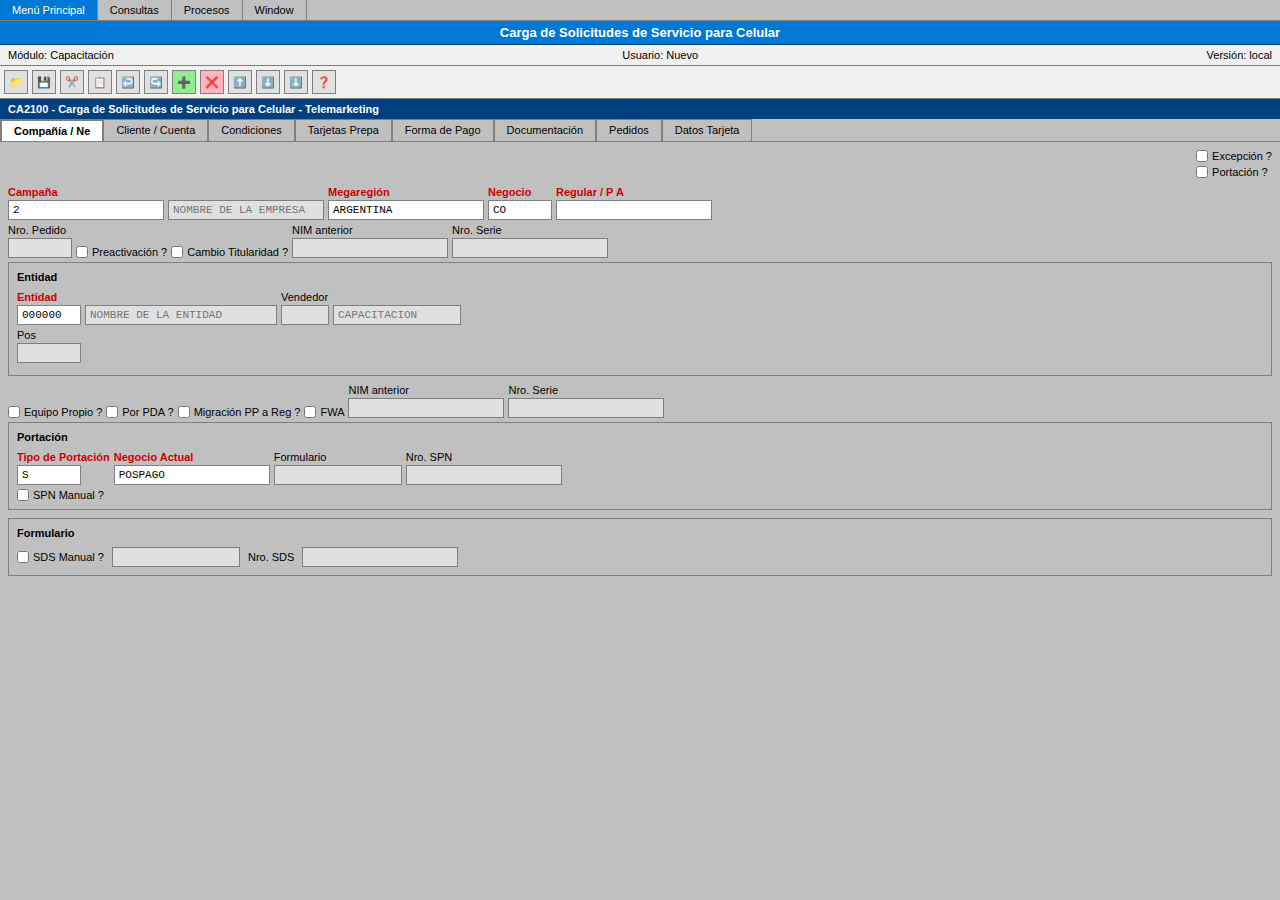
<file: 3-Stealth/Telemarketing 1/index.html>
<!DOCTYPE html>
<html lang="es">
<head>
    <meta charset="UTF-8">
    <meta name="viewport" content="width=device-width, initial-scale=1.0">
    <title>Simulador de Portabilidad - Carga de Solicitudes</title>
    <link rel="stylesheet" href="styles.css">
</head>
<body>
    <div class="container">
        <!-- Barra de menú superior -->
        <div class="menu-bar">
            <span class="menu-item">Menú Principal</span>
            <span class="menu-item">Consultas</span>
            <span class="menu-item">Procesos</span>
            <span class="menu-item">Window</span>
        </div>

        <!-- Título de la ventana -->
        <div class="window-title">
            Carga de Solicitudes de Servicio para Celular
        </div>

        <!-- Información del módulo -->
        <div class="module-info">
            <span>Módulo: Capacitación</span>
            <span>Usuario: Nuevo</span>
            <span>Versión: local</span>
        </div>

        <!-- Barra de herramientas -->
        <div class="toolbar">
            <div class="toolbar-btn">📁</div>
            <div class="toolbar-btn">💾</div>
            <div class="toolbar-btn">✂️</div>
            <div class="toolbar-btn">📋</div>
            <div class="toolbar-btn">↩️</div>
            <div class="toolbar-btn">↪️</div>
            <div class="toolbar-btn toolbar-btn-green">➕</div>
            <div class="toolbar-btn toolbar-btn-red">❌</div>
            <div class="toolbar-btn">⬆️</div>
            <div class="toolbar-btn">⬇️</div>
            <div class="toolbar-btn">⬇️</div>
            <div class="toolbar-btn">❓</div>
        </div>

        <!-- Título de la sección -->
        <div class="section-title">
            CA2100 - Carga de Solicitudes de Servicio para Celular - Telemarketing
        </div>

        <!-- Pestañas -->
        <div class="tabs-container">
            <div class="tab active" data-tab="compania">Compañía / Ne</div>
            <div class="tab" data-tab="cliente">Cliente / Cuenta</div>
            <div class="tab">Condiciones</div>
            <div class="tab">Tarjetas Prepa</div>
            <div class="tab">Forma de Pago</div>
            <div class="tab">Documentación</div>
            <div class="tab">Pedidos</div>
            <div class="tab">Datos Tarjeta</div>
        </div>

        <!-- Contenido del formulario -->
        <div class="form-content">
            <!-- Pestaña Compañía -->
            <div id="tab-compania" class="tab-content active">
                <!-- Checkboxes superiores derecha -->
                <div class="checkboxes-top">
                    <div class="checkbox-group-vertical">
                        <div class="checkbox-item">
                            <input type="checkbox" id="excepcion">
                            <label for="excepcion">Excepción ?</label>
                        </div>
                        <div class="checkbox-item">
                            <input type="checkbox" id="portacion">
                            <label for="portacion">Portación ?</label>
                        </div>
                    </div>
                </div>

                <!-- Primera fila -->
                <div class="form-row">
                    <div class="field-group">
                        <label class="required-label">Campaña</label>
                        <input type="text" id="campana" class="input-required" value="2">
                    </div>
                    <input type="text" id="nombreEmpresa" class="input-auto" placeholder="NOMBRE DE LA EMPRESA">
                    <div class="field-group">
                        <label class="required-label">Megaregión</label>
                        <input type="text" id="megaregion" class="input-required" value="ARGENTINA">
                    </div>
                    <div class="field-group">
                        <label class="required-label">Negocio</label>
                        <input type="text" id="negocio" class="input-required input-small" value="CO">
                    </div>
                    <div class="field-group">
                        <label class="required-label">Regular / P A</label>
                        <input type="text" id="regularPA" class="input-required">
                    </div>
                </div>

                <!-- Segunda fila -->
                <div class="form-row">
                    <div class="field-group">
                        <label>Nro. Pedido</label>
                        <input type="text" id="nroPedido" class="input-auto input-small">
                    </div>
                    <div class="checkbox-item">
                        <input type="checkbox" id="preactivacion">
                        <label for="preactivacion">Preactivación ?</label>
                    </div>
                    <div class="checkbox-item">
                        <input type="checkbox" id="cambioTitularidad">
                        <label for="cambioTitularidad">Cambio Titularidad ?</label>
                    </div>
                    <div class="field-group">
                        <label>NIM anterior</label>
                        <input type="text" id="nimAnterior" class="input-auto">
                    </div>
                    <div class="field-group">
                        <label>Nro. Serie</label>
                        <input type="text" id="nroSerie" class="input-auto">
                    </div>
                </div>

                <!-- Sección Entidad -->
                <div class="section-box">
                    <label class="section-label">Entidad</label>
                    <div class="form-row">
                        <div class="field-group">
                            <label class="required-label">Entidad</label>
                            <input type="text" id="entidad" class="input-required input-small" value="000000">
                        </div>
                        <input type="text" id="nombreEntidad" class="input-auto input-large" placeholder="NOMBRE DE LA ENTIDAD">
                        <div class="field-group">
                            <label>Vendedor</label>
                            <input type="text" id="vendedor" class="input-auto input-tiny">
                        </div>
                        <input type="text" id="capacitacion" class="input-auto input-medium" placeholder="CAPACITACION">
                    </div>
                    <div class="form-row">
                        <div class="field-group">
                            <label>Pos</label>
                            <input type="text" id="pos" class="input-auto input-small">
                        </div>
                    </div>
                </div>

                <!-- Fila de checkboxes -->
                <div class="form-row">
                    <div class="checkbox-item">
                        <input type="checkbox" id="equipoPropio">
                        <label for="equipoPropio">Equipo Propio ?</label>
                    </div>
                    <div class="checkbox-item">
                        <input type="checkbox" id="porPDA">
                        <label for="porPDA">Por PDA ?</label>
                    </div>
                    <div class="checkbox-item">
                        <input type="checkbox" id="migracionPPaReg">
                        <label for="migracionPPaReg">Migración PP a Reg ?</label>
                    </div>
                    <div class="checkbox-item">
                        <input type="checkbox" id="fwa">
                        <label for="fwa">FWA</label>
                    </div>
                    <div class="field-group">
                        <label>NIM anterior</label>
                        <input type="text" id="nimAnteriorReadonly" class="input-auto" readonly>
                    </div>
                    <div class="field-group">
                        <label>Nro. Serie</label>
                        <input type="text" id="nroSerieReadonly" class="input-auto" readonly>
                    </div>
                </div>

                <!-- Sección Portación -->
                <div class="section-box">
                    <label class="section-label">Portación</label>
                    <div class="form-row">
                        <div class="field-group">
                            <label class="required-label">Tipo de Portación</label>
                            <input type="text" id="tipoPortacion" class="input-required input-small" value="S">
                        </div>
                        <div class="field-group">
                            <label class="required-label">Negocio Actual</label>
                            <input type="text" id="negocioActual" class="input-required" value="POSPAGO">
                        </div>
                        <div class="field-group">
                            <label>Formulario</label>
                            <input type="text" id="formulario" class="input-auto input-medium">
                        </div>
                        <div class="field-group">
                            <label>Nro. SPN</label>
                            <input type="text" id="nroSPN" class="input-auto">
                        </div>
                    </div>
                    <div class="checkbox-item">
                        <input type="checkbox" id="spnManual">
                        <label for="spnManual">SPN Manual ?</label>
                    </div>
                </div>

                <!-- Sección Formulario -->
                <div class="section-box">
                    <label class="section-label">Formulario</label>
                    <div class="form-row-inline">
                        <div class="checkbox-item">
                            <input type="checkbox" id="sdsManual">
                            <label for="sdsManual">SDS Manual ?</label>
                        </div>
                        <input type="text" id="formularioSDS" class="input-auto input-medium">
                        <label>Nro. SDS</label>
                        <input type="text" id="nroSDS" class="input-auto">
                    </div>
                </div>
            </div>

            <!-- Pestaña Cliente -->
            <div id="tab-cliente" class="tab-content">
                <div class="form-row">
                    <div class="field-group">
                        <label class="required-label">DNI</label>
                        <input type="text" id="dni" class="input-required">
                    </div>
                    <div class="field-group">
                        <label class="required-label">Nombre Completo</label>
                        <input type="text" id="nombreCompleto" class="input-required input-xlarge">
                    </div>
                    <div class="field-group">
                        <label>Teléfono</label>
                        <input type="text" id="telefono" class="input-auto input-medium">
                    </div>
                </div>

                <div class="form-row">
                    <div class="field-group">
                        <label>Email</label>
                        <input type="email" id="email" class="input-auto input-large">
                    </div>
                    <div class="field-group">
                        <label>Dirección</label>
                        <input type="text" id="direccion" class="input-auto input-xlarge">
                    </div>
                </div>

                <div class="form-row">
                    <div class="field-group">
                        <label>Localidad</label>
                        <input type="text" id="localidad" class="input-auto input-medium">
                    </div>
                    <div class="field-group">
                        <label>Código Postal</label>
                        <input type="text" id="codigoPostal" class="input-auto">
                    </div>
                    <div class="field-group">
                        <label>Provincia</label>
                        <input type="text" id="provincia" class="input-auto input-medium">
                    </div>
                </div>
            </div>
        </div>
    </div>

    <script src="script.js"></script>
</body>
</html>
</file>
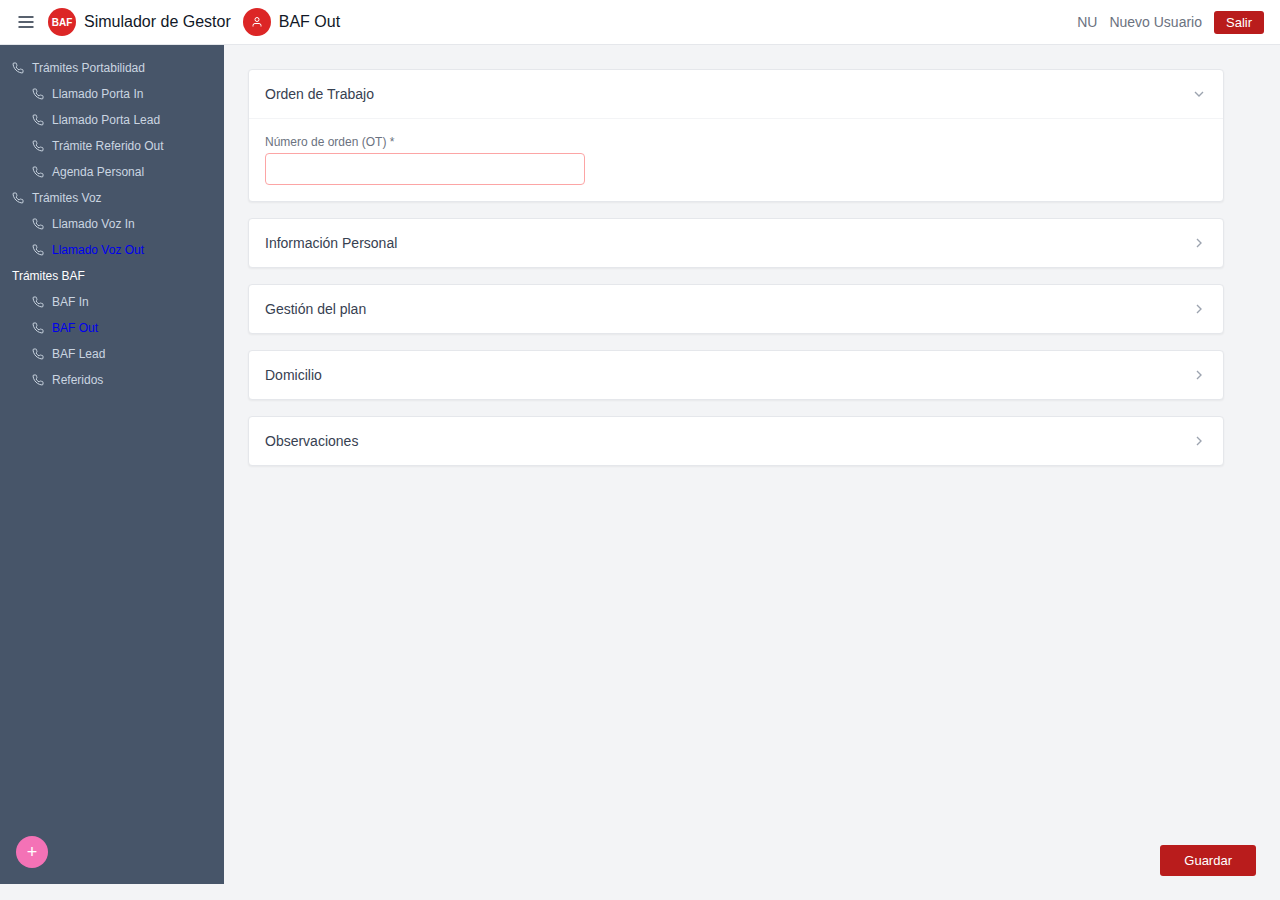
<file: 2-Gestor/baf-tramites/baf.html>
<!DOCTYPE html>
<html lang="es">
<head>
    <meta charset="UTF-8">
    <meta name="viewport" content="width=device-width, initial-scale=1.0">
    <title>Simulador de Gestor - BAF</title>
    <link rel="stylesheet" href="styles.css">
</head>
<body>
    <div class="app-container">
        <!-- Unified Header -->
        <div class="header">
            <div class="header-left">
                <!-- Menu Icon -->
                <svg class="menu-icon" viewBox="0 0 24 24" fill="none" stroke="currentColor" stroke-width="2">
                    <line x1="3" y1="6" x2="21" y2="6"></line>
                    <line x1="3" y1="12" x2="21" y2="12"></line>
                    <line x1="3" y1="18" x2="21" y2="18"></line>
                </svg>

                <!-- Simulador de Gestor -->
                <div class="header-section">
                    <div class="logo-circle">BAF</div>
                    <span class="header-title">Simulador de Gestor</span>
                </div>

                <!-- Datos del trámite -->
                <div class="header-section">
                    <div class="logo-circle">
                        <svg viewBox="0 0 24 24" fill="none" stroke="currentColor" stroke-width="2">
                            <path d="M20 21v-2a4 4 0 0 0-4-4H8a4 4 0 0 0-4 4v2"></path>
                            <circle cx="12" cy="7" r="4"></circle>
                        </svg>
                    </div>
                    <span class="header-title">BAF Out</span>
                </div>
            </div>

            <div class="header-right">
                <span class="user-text">NU</span>
                <span class="user-text">Nuevo Usuario</span>
                <a href="../../index.html">
                    <button class="btn-salir">Salir</button>
                </a>
            </div>
        </div>

        <!-- Main content with sidebar and form -->
        <div class="main-content">
        <!-- Sidebar -->
        <div class="sidebar">
            <nav class="sidebar-nav">
                <div class="nav-section">
                    <div class="nav-item">
                        <svg class="nav-icon" viewBox="0 0 24 24" fill="none" stroke="currentColor" stroke-width="2">
                            <path d="M22 16.92v3a2 2 0 0 1-2.18 2 19.79 19.79 0 0 1-8.63-3.07 19.5 19.5 0 0 1-6-6 19.79 19.79 0 0 1-3.07-8.67A2 2 0 0 1 4.11 2h3a2 2 0 0 1 2 1.72 12.84 12.84 0 0 0 .7 2.81 2 2 0 0 1-.45 2.11L8.09 9.91a16 16 0 0 0 6 6l1.27-1.27a2 2 0 0 1 2.11-.45 12.84 12.84 0 0 0 2.81.7A2 2 0 0 1 22 16.92z"></path>
                        </svg>
                        <span>Trámites Portabilidad</span>
                    </div>
                    <div class="nav-subitems">
                        <div class="nav-subitem">
                            <svg class="nav-icon" viewBox="0 0 24 24" fill="none" stroke="currentColor" stroke-width="2">
                                <path d="M22 16.92v3a2 2 0 0 1-2.18 2 19.79 19.79 0 0 1-8.63-3.07 19.5 19.5 0 0 1-6-6 19.79 19.79 0 0 1-3.07-8.67A2 2 0 0 1 4.11 2h3a2 2 0 0 1 2 1.72 12.84 12.84 0 0 0 .7 2.81 2 2 0 0 1-.45 2.11L8.09 9.91a16 16 0 0 0 6 6l1.27-1.27a2 2 0 0 1 2.11-.45 12.84 12.84 0 0 0 2.81.7A2 2 0 0 1 22 16.92z"></path>
                            </svg>
                            <span>Llamado Porta In</span>
                        </div>
                        <div class="nav-subitem">
                            <svg class="nav-icon" viewBox="0 0 24 24" fill="none" stroke="currentColor" stroke-width="2">
                                <path d="M22 16.92v3a2 2 0 0 1-2.18 2 19.79 19.79 0 0 1-8.63-3.07 19.5 19.5 0 0 1-6-6 19.79 19.79 0 0 1-3.07-8.67A2 2 0 0 1 4.11 2h3a2 2 0 0 1 2 1.72 12.84 12.84 0 0 0 .7 2.81 2 2 0 0 1-.45 2.11L8.09 9.91a16 16 0 0 0 6 6l1.27-1.27a2 2 0 0 1 2.11-.45 12.84 12.84 0 0 0 2.81.7A2 2 0 0 1 22 16.92z"></path>
                            </svg>
                            <span>Llamado Porta Lead</span>
                        </div>
                        <div class="nav-subitem">
                            <svg class="nav-icon" viewBox="0 0 24 24" fill="none" stroke="currentColor" stroke-width="2">
                                <path d="M22 16.92v3a2 2 0 0 1-2.18 2 19.79 19.79 0 0 1-8.63-3.07 19.5 19.5 0 0 1-6-6 19.79 19.79 0 0 1-3.07-8.67A2 2 0 0 1 4.11 2h3a2 2 0 0 1 2 1.72 12.84 12.84 0 0 0 .7 2.81 2 2 0 0 1-.45 2.11L8.09 9.91a16 16 0 0 0 6 6l1.27-1.27a2 2 0 0 1 2.11-.45 12.84 12.84 0 0 0 2.81.7A2 2 0 0 1 22 16.92z"></path>
                            </svg>
                            <span>Trámite Referido Out</span>
                        </div>
                        <div class="nav-subitem">
                            <svg class="nav-icon" viewBox="0 0 24 24" fill="none" stroke="currentColor" stroke-width="2">
                                <path d="M22 16.92v3a2 2 0 0 1-2.18 2 19.79 19.79 0 0 1-8.63-3.07 19.5 19.5 0 0 1-6-6 19.79 19.79 0 0 1-3.07-8.67A2 2 0 0 1 4.11 2h3a2 2 0 0 1 2 1.72 12.84 12.84 0 0 0 .7 2.81 2 2 0 0 1-.45 2.11L8.09 9.91a16 16 0 0 0 6 6l1.27-1.27a2 2 0 0 1 2.11-.45 12.84 12.84 0 0 0 2.81.7A2 2 0 0 1 22 16.92z"></path>
                            </svg>
                            <span>Agenda Personal</span>
                        </div>
                    </div>

                    <div class="nav-item">
                        <svg class="nav-icon" viewBox="0 0 24 24" fill="none" stroke="currentColor" stroke-width="2">
                            <path d="M22 16.92v3a2 2 0 0 1-2.18 2 19.79 19.79 0 0 1-8.63-3.07 19.5 19.5 0 0 1-6-6 19.79 19.79 0 0 1-3.07-8.67A2 2 0 0 1 4.11 2h3a2 2 0 0 1 2 1.72 12.84 12.84 0 0 0 .7 2.81 2 2 0 0 1-.45 2.11L8.09 9.91a16 16 0 0 0 6 6l1.27-1.27a2 2 0 0 1 2.11-.45 12.84 12.84 0 0 0 2.81.7A2 2 0 0 1 22 16.92z"></path>
                        </svg>
                        <span>Trámites Voz</span>
                    </div>
                    <div class="nav-subitems">
                        <div class="nav-subitem">
                            <svg class="nav-icon" viewBox="0 0 24 24" fill="none" stroke="currentColor" stroke-width="2">
                                <path d="M22 16.92v3a2 2 0 0 1-2.18 2 19.79 19.79 0 0 1-8.63-3.07 19.5 19.5 0 0 1-6-6 19.79 19.79 0 0 1-3.07-8.67A2 2 0 0 1 4.11 2h3a2 2 0 0 1 2 1.72 12.84 12.84 0 0 0 .7 2.81 2 2 0 0 1-.45 2.11L8.09 9.91a16 16 0 0 0 6 6l1.27-1.27a2 2 0 0 1 2.11-.45 12.84 12.84 0 0 0 2.81.7A2 2 0 0 1 22 16.92z"></path>
                            </svg>
                            <span>Llamado Voz In</span>
                        </div>
                        <div class="nav-subitem">
                            <svg class="nav-icon" viewBox="0 0 24 24" fill="none" stroke="currentColor" stroke-width="2">
                                <path d="M22 16.92v3a2 2 0 0 1-2.18 2 19.79 19.79 0 0 1-8.63-3.07 19.5 19.5 0 0 1-6-6 19.79 19.79 0 0 1-3.07-8.67A2 2 0 0 1 4.11 2h3a2 2 0 0 1 2 1.72 12.84 12.84 0 0 0 .7 2.81 2 2 0 0 1-.45 2.11L8.09 9.91a16 16 0 0 0 6 6l1.27-1.27a2 2 0 0 1 2.11-.45 12.84 12.84 0 0 0 2.81.7A2 2 0 0 1 22 16.92z"></path>
                            </svg>
                                <a href="../linea-nueva/linea-nueva.html">
                                    <span>Llamado Voz Out</span>
                                </a>
                        </div>
                    </div>

                    <div class="nav-item active">Trámites BAF</div>
                    <div class="nav-subitems">
                        <div class="nav-subitem">
                            <svg class="nav-icon" viewBox="0 0 24 24" fill="none" stroke="currentColor" stroke-width="2">
                                <path d="M22 16.92v3a2 2 0 0 1-2.18 2 19.79 19.79 0 0 1-8.63-3.07 19.5 19.5 0 0 1-6-6 19.79 19.79 0 0 1-3.07-8.67A2 2 0 0 1 4.11 2h3a2 2 0 0 1 2 1.72 12.84 12.84 0 0 0 .7 2.81 2 2 0 0 1-.45 2.11L8.09 9.91a16 16 0 0 0 6 6l1.27-1.27a2 2 0 0 1 2.11-.45 12.84 12.84 0 0 0 2.81.7A2 2 0 0 1 22 16.92z"></path>
                            </svg>
                            <span>BAF In</span>
                        </div>
                        <div class="nav-subitem">
                            <svg class="nav-icon" viewBox="0 0 24 24" fill="none" stroke="currentColor" stroke-width="2">
                                <path d="M22 16.92v3a2 2 0 0 1-2.18 2 19.79 19.79 0 0 1-8.63-3.07 19.5 19.5 0 0 1-6-6 19.79 19.79 0 0 1-3.07-8.67A2 2 0 0 1 4.11 2h3a2 2 0 0 1 2 1.72 12.84 12.84 0 0 0 .7 2.81 2 2 0 0 1-.45 2.11L8.09 9.91a16 16 0 0 0 6 6l1.27-1.27a2 2 0 0 1 2.11-.45 12.84 12.84 0 0 0 2.81.7A2 2 0 0 1 22 16.92z"></path>
                            </svg>
                                <a href="../baf-tramites/baf.html">
                                    <span>BAF Out</span>
                                </a>
                        </div>
                        <div class="nav-subitem">
                            <svg class="nav-icon" viewBox="0 0 24 24" fill="none" stroke="currentColor" stroke-width="2">
                                <path d="M22 16.92v3a2 2 0 0 1-2.18 2 19.79 19.79 0 0 1-8.63-3.07 19.5 19.5 0 0 1-6-6 19.79 19.79 0 0 1-3.07-8.67A2 2 0 0 1 4.11 2h3a2 2 0 0 1 2 1.72 12.84 12.84 0 0 0 .7 2.81 2 2 0 0 1-.45 2.11L8.09 9.91a16 16 0 0 0 6 6l1.27-1.27a2 2 0 0 1 2.11-.45 12.84 12.84 0 0 0 2.81.7A2 2 0 0 1 22 16.92z"></path>
                            </svg>
                            <span>BAF Lead</span>
                        </div>
                        <div class="nav-subitem">
                            <svg class="nav-icon" viewBox="0 0 24 24" fill="none" stroke="currentColor" stroke-width="2">
                                <path d="M22 16.92v3a2 2 0 0 1-2.18 2 19.79 19.79 0 0 1-8.63-3.07 19.5 19.5 0 0 1-6-6 19.79 19.79 0 0 1-3.07-8.67A2 2 0 0 1 4.11 2h3a2 2 0 0 1 2 1.72 12.84 12.84 0 0 0 .7 2.81 2 2 0 0 1-.45 2.11L8.09 9.91a16 16 0 0 0 6 6l1.27-1.27a2 2 0 0 1 2.11-.45 12.84 12.84 0 0 0 2.81.7A2 2 0 0 1 22 16.92z"></path>
                            </svg>
                            <span>Referidos</span>
                        </div>
                    </div>
                </div>
            </nav>

            <!-- Pink circle at bottom -->
            <div class="sidebar-bottom">
                <div class="pink-circle">+</div>
            </div>
        </div>

            <!-- Form Content -->
            <div class="form-container">
                <div class="form-content">
                    <!-- Orden de Trabajo -->
                    <div class="form-section">
                        <div class="section-header" onclick="toggleSection('ordenTrabajo')">
                            <h2>Orden de Trabajo</h2>
                            <svg class="chevron" id="chevron-ordenTrabajo" viewBox="0 0 24 24" fill="none" stroke="currentColor" stroke-width="2">
                                <polyline points="6,9 12,15 18,9"></polyline>
                            </svg>
                        </div>
                        <div class="section-content" id="content-ordenTrabajo">
                            <div class="form-row">
                                <div class="form-group small">
                                    <label for="numeroOrden">Número de orden (OT) *</label>
                                    <input type="text" id="numeroOrden" class="form-input required">
                                </div>
                            </div>
                        </div>
                    </div>

                    <!-- Información Personal -->
                    <div class="form-section">
                        <div class="section-header" onclick="toggleSection('informacionPersonal')">
                            <h2>Información Personal</h2>
                            <svg class="chevron collapsed" id="chevron-informacionPersonal" viewBox="0 0 24 24" fill="none" stroke="currentColor" stroke-width="2">
                                <polyline points="6,9 12,15 18,9"></polyline>
                            </svg>
                        </div>
                        <div class="section-content collapsed" id="content-informacionPersonal">
                            <div class="form-row three-cols">
                                <div class="form-group">
                                    <label for="apellido">Apellido</label>
                                    <input type="text" id="apellido" class="form-input">
                                </div>
                                <div class="form-group">
                                    <label for="nombre">Nombre</label>
                                    <input type="text" id="nombre" class="form-input">
                                </div>
                                <div class="form-group">
                                    <label for="fechaNacimiento">Fecha Nacimiento</label>
                                    <div class="input-with-icon">
                                        <input type="date" id="fechaNacimiento" class="form-input">
                                        <svg class="input-icon" viewBox="0 0 24 24" fill="none" stroke="currentColor" stroke-width="2">
                                            <rect x="3" y="4" width="18" height="18" rx="2" ry="2"></rect>
                                            <line x1="16" y1="2" x2="16" y2="6"></line>
                                            <line x1="8" y1="2" x2="8" y2="6"></line>
                                            <line x1="3" y1="10" x2="21" y2="10"></line>
                                        </svg>
                                    </div>
                                </div>
                            </div>

                            <div class="form-row three-cols">
                                <div class="form-group">
                                    <label for="tipoDocumento">Tipo de Documento</label>
                                    <select id="tipoDocumento" class="form-select">
                                        <option value="">Seleccionar</option>
                                        <option value="dni">DNI</option>
                                        <option value="pasaporte">Pasaporte</option>
                                        <option value="cedula">Cédula</option>
                                    </select>
                                </div>
                                <div class="form-group">
                                    <label for="nroDocumento">Nro. Documento</label>
                                    <div class="input-with-icon">
                                        <input type="text" id="nroDocumento" class="form-input">
                                        <svg class="input-icon" viewBox="0 0 24 24" fill="none" stroke="currentColor" stroke-width="2">
                                            <path d="M20 21v-2a4 4 0 0 0-4-4H8a4 4 0 0 0-4 4v2"></path>
                                            <circle cx="12" cy="7" r="4"></circle>
                                        </svg>
                                    </div>
                                </div>
                                <div class="form-group">
                                    <label for="email">Email</label>
                                    <div class="input-with-icon">
                                        <input type="email" id="email" class="form-input">
                                        <svg class="input-icon" viewBox="0 0 24 24" fill="none" stroke="currentColor" stroke-width="2">
                                            <path d="M4 4h16c1.1 0 2 .9 2 2v12c0 1.1-.9 2-2 2H4c-1.1 0-2-.9-2-2V6c0-1.1.9-2 2-2z"></path>
                                            <polyline points="22,6 12,13 2,6"></polyline>
                                        </svg>
                                    </div>
                                </div>
                            </div>

                            <div class="form-row four-cols">
                                <div class="form-group">
                                    <label for="prefijo1">Prefijo</label>
                                    <input type="text" id="prefijo1" class="form-input">
                                </div>
                                <div class="form-group">
                                    <label for="telefono1">Teléfono</label>
                                    <div class="input-with-icon">
                                        <input type="text" id="telefono1" class="form-input">
                                        <div class="phone-icon">
                                            <svg viewBox="0 0 24 24" fill="none" stroke="currentColor" stroke-width="2">
                                                <path d="M22 16.92v3a2 2 0 0 1-2.18 2 19.79 19.79 0 0 1-8.63-3.07 19.5 19.5 0 0 1-6-6 19.79 19.79 0 0 1-3.07-8.67A2 2 0 0 1 4.11 2h3a2 2 0 0 1 2 1.72 12.84 12.84 0 0 0 .7 2.81 2 2 0 0 1-.45 2.11L8.09 9.91a16 16 0 0 0 6 6l1.27-1.27a2 2 0 0 1 2.11-.45 12.84 12.84 0 0 0 2.81.7A2 2 0 0 1 22 16.92z"></path>
                                            </svg>
                                        </div>
                                    </div>
                                </div>
                                <div class="form-group">
                                    <label for="prefijo2">Prefijo adicional</label>
                                    <input type="text" id="prefijo2" class="form-input">
                                </div>
                                <div class="form-group">
                                    <label for="telefono2">Teléfono adicional</label>
                                    <div class="input-with-icon">
                                        <input type="text" id="telefono2" class="form-input">
                                        <div class="phone-icon">
                                            <svg viewBox="0 0 24 24" fill="none" stroke="currentColor" stroke-width="2">
                                                <path d="M22 16.92v3a2 2 0 0 1-2.18 2 19.79 19.79 0 0 1-8.63-3.07 19.5 19.5 0 0 1-6-6 19.79 19.79 0 0 1-3.07-8.67A2 2 0 0 1 4.11 2h3a2 2 0 0 1 2 1.72 12.84 12.84 0 0 0 .7 2.81 2 2 0 0 1-.45 2.11L8.09 9.91a16 16 0 0 0 6 6l1.27-1.27a2 2 0 0 1 2.11-.45 12.84 12.84 0 0 0 2.81.7A2 2 0 0 1 22 16.92z"></path>
                                            </svg>
                                        </div>
                                    </div>
                                </div>
                            </div>
                        </div>
                    </div>

                    <!-- Gestión del Plan -->
                    <div class="form-section">
                        <div class="section-header" onclick="toggleSection('gestionPlan')">
                            <h2>Gestión del plan</h2>
                            <svg class="chevron collapsed" id="chevron-gestionPlan" viewBox="0 0 24 24" fill="none" stroke="currentColor" stroke-width="2">
                                <polyline points="6,9 12,15 18,9"></polyline>
                            </svg>
                        </div>
                        <div class="section-content collapsed" id="content-gestionPlan">
                            <div class="form-row">
                                <div class="form-group">
                                    <label for="planSeleccion">Seleccionar Plan</label>
                                    <select id="planSeleccion" class="form-select">
                                        <option value="">Seleccionar plan</option>
                                        <option value="2play-100mb">2 PLAY - 100MB</option>
                                        <option value="2play-300mb">2 PLAY - 300MB</option>
                                        <option value="2play-600mb">2 PLAY - 600MB</option>
                                        <option value="3play-100mb">3 PLAY - 100MB</option>
                                        <option value="3play-300mb">3 PLAY - 300MB</option>
                                        <option value="3play-600mb">3 PLAY - 600MB</option>
                                    </select>
                                </div>
                            </div>
                        </div>
                    </div>

                    <!-- Domicilio -->
                    <div class="form-section">
                        <div class="section-header" onclick="toggleSection('domicilio')">
                            <h2>Domicilio</h2>
                            <svg class="chevron collapsed" id="chevron-domicilio" viewBox="0 0 24 24" fill="none" stroke="currentColor" stroke-width="2">
                                <polyline points="6,9 12,15 18,9"></polyline>
                            </svg>
                        </div>
                        <div class="section-content collapsed" id="content-domicilio">
                            <div class="form-row four-cols">
                                <div class="form-group">
                                    <label for="calle">Calle</label>
                                    <div class="input-with-icon">
                                        <input type="text" id="calle" class="form-input">
                                        <svg class="input-icon" viewBox="0 0 24 24" fill="none" stroke="currentColor" stroke-width="2">
                                            <path d="M3 9l9-7 9 7v11a2 2 0 0 1-2 2H5a2 2 0 0 1-2-2z"></path>
                                            <polyline points="9,22 9,12 15,12 15,22"></polyline>
                                        </svg>
                                    </div>
                                </div>
                                <div class="form-group">
                                    <label for="nro">Nro</label>
                                    <div class="input-with-icon">
                                        <input type="text" id="nro" class="form-input">
                                        <svg class="input-icon" viewBox="0 0 24 24" fill="none" stroke="currentColor" stroke-width="2">
                                            <path d="M6 2L3 6v14a2 2 0 0 0 2 2h14a2 2 0 0 0 2-2V6l-3-4z"></path>
                                            <line x1="3" y1="6" x2="21" y2="6"></line>
                                            <path d="M16 10a4 4 0 0 1-8 0"></path>
                                        </svg>
                                    </div>
                                </div>
                                <div class="form-group">
                                    <label for="piso">Piso</label>
                                    <div class="input-with-icon">
                                        <input type="text" id="piso" class="form-input">
                                        <svg class="input-icon" viewBox="0 0 24 24" fill="none" stroke="currentColor" stroke-width="2">
                                            <circle cx="12" cy="12" r="1"></circle>
                                            
</cut_off_point>
                                            <circle cx="19" cy="12" r="1"></circle>
                                            <circle cx="5" cy="12" r="1"></circle>
                                        </svg>
                                    </div>
                                </div>
                                <div class="form-group">
                                    <label for="departamento">Departamento</label>
                                    <div class="input-with-icon">
                                        <input type="text" id="departamento" class="form-input">
                                        <svg class="input-icon" viewBox="0 0 24 24" fill="none" stroke="currentColor" stroke-width="2">
                                            <path d="M6 2L3 6v14a2 2 0 0 0 2 2h14a2 2 0 0 0 2-2V6l-3-4z"></path>
                                            <line x1="3" y1="6" x2="21" y2="6"></line>
                                            <path d="M16 10a4 4 0 0 1-8 0"></path>
                                        </svg>
                                    </div>
                                </div>
                            </div>

                            <div class="form-row three-cols">
                                <div class="form-group">
                                    <label for="pais">País</label>
                                    <select id="pais" class="form-select">
                                        <option value="">Seleccionar país</option>
                                        <option value="argentina">Argentina</option>
                                        <option value="chile">Chile</option>
                                        <option value="uruguay">Uruguay</option>
                                    </select>
                                </div>
                                <div class="form-group">
                                    <label for="provincia">Provincia</label>
                                    <select id="provincia" class="form-select">
                                        <option value="">Seleccionar provincia</option>
                                        <option value="buenosaires">Buenos Aires</option>
                                        <option value="cordoba">Córdoba</option>
                                        <option value="santafe">Santa Fe</option>
                                    </select>
                                </div>
                                <div class="form-group">
                                    <label for="localidad">Localidad</label>
                                    <select id="localidad" class="form-select">
                                        <option value="">Seleccionar localidad</option>
                                        <option value="caba">CABA</option>
                                        <option value="laplata">La Plata</option>
                                        <option value="rosario">Rosario</option>
                                    </select>
                                </div>
                            </div>

                            <div class="form-row two-cols">
                                <div class="form-group">
                                    <label for="codigoPostal">Código Postal</label>
                                    <input type="text" id="codigoPostal" class="form-input">
                                </div>
                                <div class="form-group">
                                    <label for="franjaHoraria">Franja Horaria</label>
                                    <select id="franjaHoraria" class="form-select">
                                        <option value="">Seleccionar franja</option>
                                        <option value="utc-3">9 a 18hs</option>
                                    </select>
                                </div>
                            </div>
                        </div>
                    </div>

                    <!-- Observaciones -->
                    <div class="form-section">
                        <div class="section-header" onclick="toggleSection('observaciones')">
                            <h2>Observaciones</h2>
                            <svg class="chevron collapsed" id="chevron-observaciones" viewBox="0 0 24 24" fill="none" stroke="currentColor" stroke-width="2">
                                <polyline points="6,9 12,15 18,9"></polyline>
                            </svg>
                        </div>
                        <div class="section-content collapsed" id="content-observaciones">
                            <div class="form-row">
                                <div class="form-group">
                                    <label for="observaciones">Observaciones (<span id="char-count">0</span>/30)</label>
                                    <textarea id="observaciones" class="form-textarea" rows="3" maxlength="30" placeholder="Escriba sus observaciones aquí..." oninput="updateCharCount()"></textarea>
                                </div>
                            </div>
                        </div>
                    </div>
                </div>

                <!-- Bottom right button -->
                <div class="bottom-button">
                    <a href="../simulador-gestor_P1/gestor_P1.html">
                        <button class="btn-salir">Guardar</button>
                    </a>
                </div>
            </div>
        </div>
    </div>

    <script src="script.js"></script>
</body>
</html>
</file>
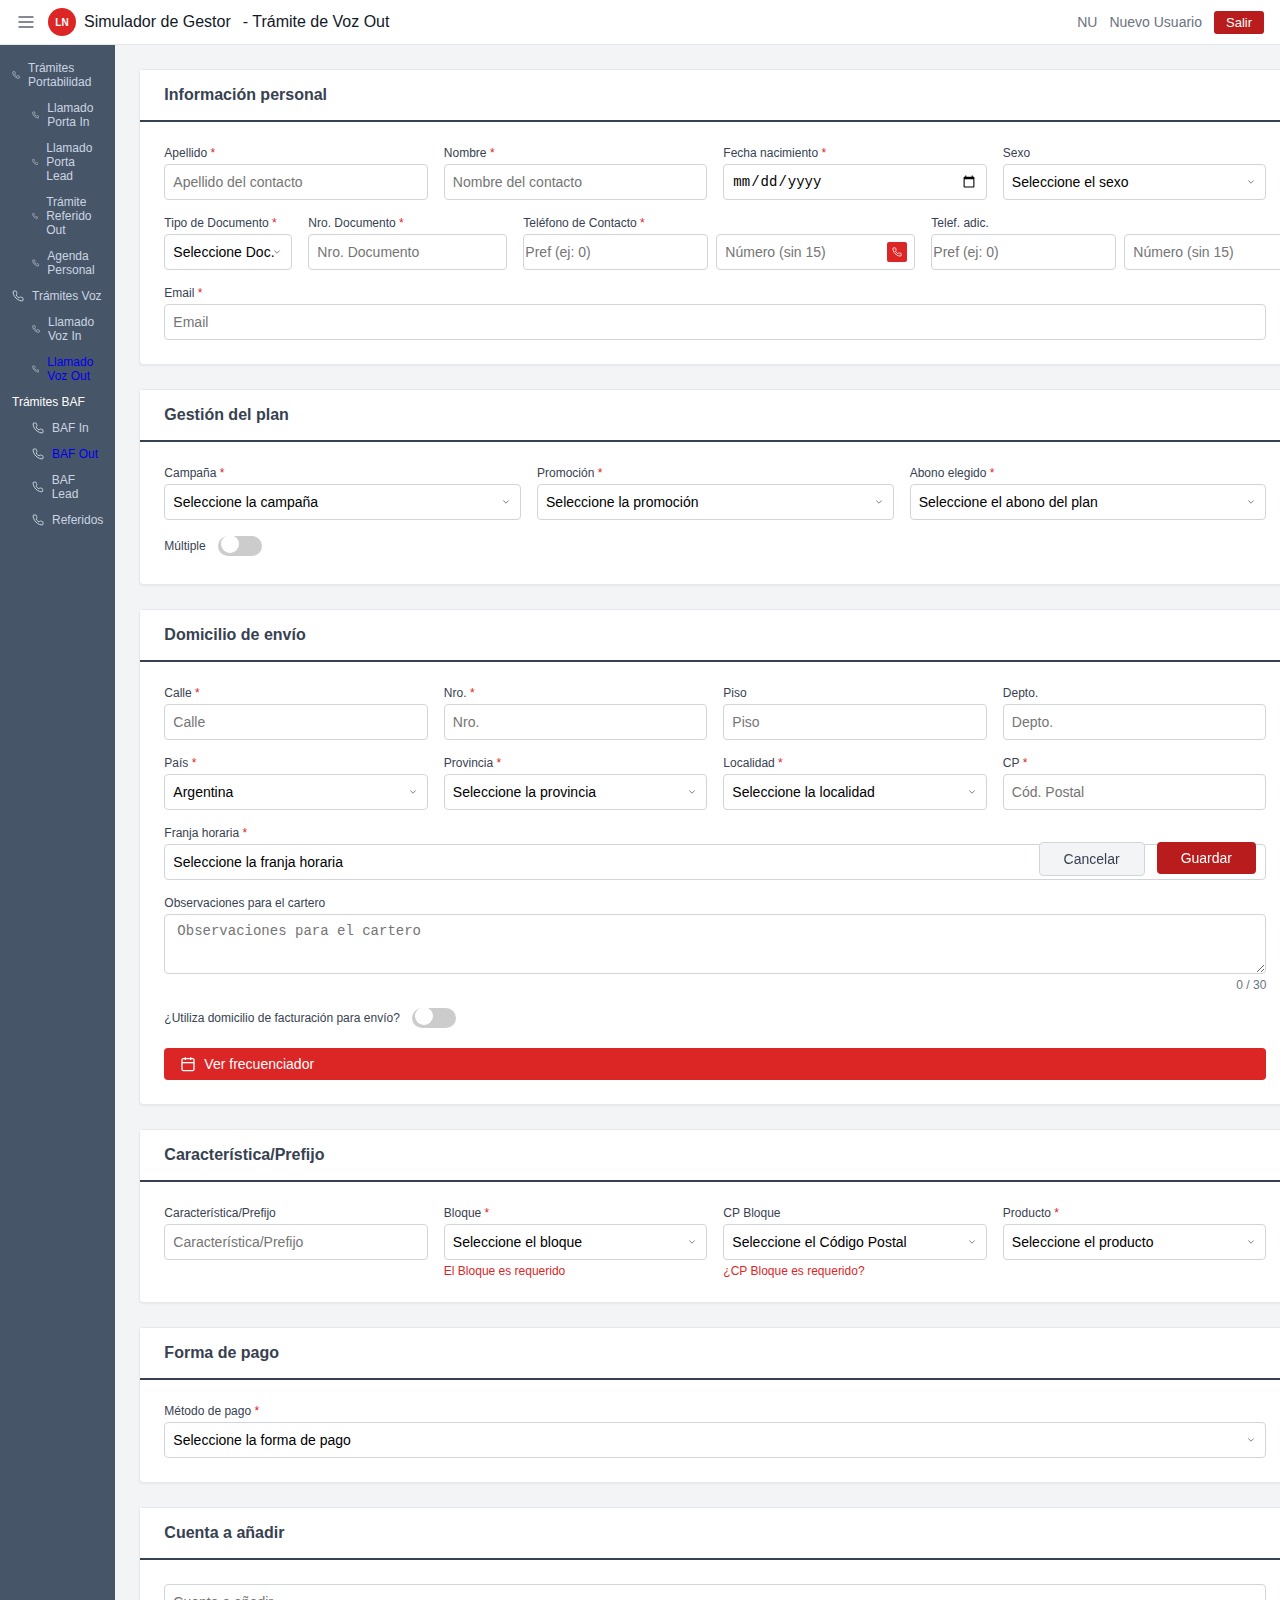
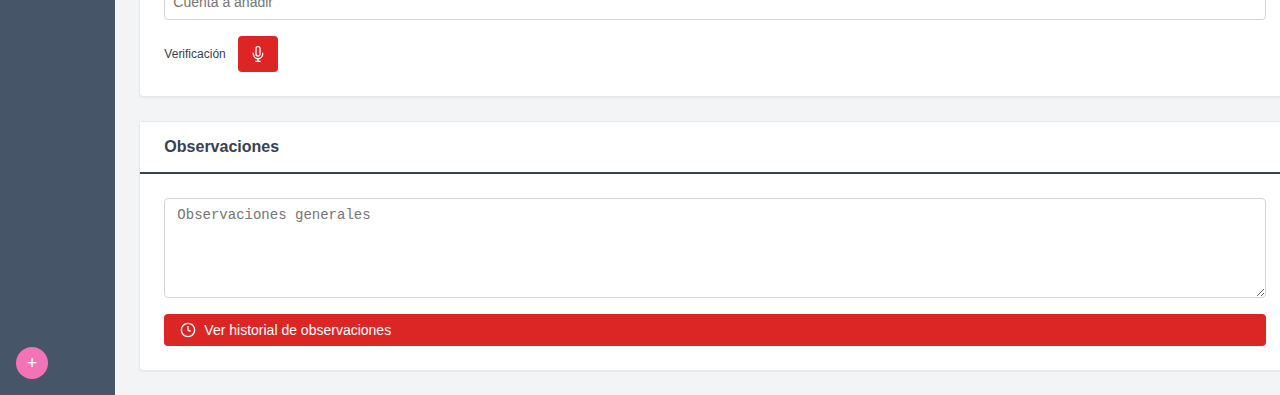
<file: 2-Gestor/linea-nueva/linea-nueva.html>
<!DOCTYPE html>
<html lang="es">
<head>
    <meta charset="UTF-8">
    <meta name="viewport" content="width=device-width, initial-scale=1.0">
    <title>Simulador de Gestor - BAF</title>
    <link rel="stylesheet" href="styles.css">
</head>
<body>
    <div class="app-container">
        <!-- Unified Header -->
        <div class="header">
            <div class="header-left">
                <!-- Menu Icon -->
                <svg class="menu-icon" viewBox="0 0 24 24" fill="none" stroke="currentColor" stroke-width="2">
                    <line x1="3" y1="6" x2="21" y2="6"></line>
                    <line x1="3" y1="12" x2="21" y2="12"></line>
                    <line x1="3" y1="18" x2="21" y2="18"></line>
                </svg>

                <!-- Simulador de Gestor -->
                <div class="header-section">
                    <div class="logo-circle">LN</div>
                    <span class="header-title">Simulador de Gestor</span>
                </div>

                <!-- Trámite de Voz Out -->
                <div class="header-section">
                    <span class="header-title">-  Trámite de Voz Out</span>
                </div>
            </div>

            <div class="header-right">
                <span class="user-text">NU</span>
                <span class="user-text">Nuevo Usuario</span>
                <a href="../../index.html">
                    <button class="btn-salir">Salir</button>
                </a>
            </div>
        </div>

        <!-- Main content with sidebar and form -->
        <div class="main-content">
            <!-- Sidebar -->
            <div class="sidebar">
                <nav class="sidebar-nav">
                    <div class="nav-section">
                        <div class="nav-item">
                            <svg class="nav-icon" viewBox="0 0 24 24" fill="none" stroke="currentColor" stroke-width="2">
                                <path d="M22 16.92v3a2 2 0 0 1-2.18 2 19.79 19.79 0 0 1-8.63-3.07 19.5 19.5 0 0 1-6-6 19.79 19.79 0 0 1-3.07-8.67A2 2 0 0 1 4.11 2h3a2 2 0 0 1 2 1.72 12.84 12.84 0 0 0 .7 2.81 2 2 0 0 1-.45 2.11L8.09 9.91a16 16 0 0 0 6 6l1.27-1.27a2 2 0 0 1 2.11-.45 12.84 12.84 0 0 0 2.81.7A2 2 0 0 1 22 16.92z"></path>
                            </svg>
                            <span>Trámites Portabilidad</span>
                        </div>
                        <div class="nav-subitems">
                            <div class="nav-subitem">
                                <svg class="nav-icon" viewBox="0 0 24 24" fill="none" stroke="currentColor" stroke-width="2">
                                    <path d="M22 16.92v3a2 2 0 0 1-2.18 2 19.79 19.79 0 0 1-8.63-3.07 19.5 19.5 0 0 1-6-6 19.79 19.79 0 0 1-3.07-8.67A2 2 0 0 1 4.11 2h3a2 2 0 0 1 2 1.72 12.84 12.84 0 0 0 .7 2.81 2 2 0 0 1-.45 2.11L8.09 9.91a16 16 0 0 0 6 6l1.27-1.27a2 2 0 0 1 2.11-.45 12.84 12.84 0 0 0 2.81.7A2 2 0 0 1 22 16.92z"></path>
                                </svg>
                                <span>Llamado Porta In</span>
                            </div>
                            <div class="nav-subitem">
                                <svg class="nav-icon" viewBox="0 0 24 24" fill="none" stroke="currentColor" stroke-width="2">
                                    <path d="M22 16.92v3a2 2 0 0 1-2.18 2 19.79 19.79 0 0 1-8.63-3.07 19.5 19.5 0 0 1-6-6 19.79 19.79 0 0 1-3.07-8.67A2 2 0 0 1 4.11 2h3a2 2 0 0 1 2 1.72 12.84 12.84 0 0 0 .7 2.81 2 2 0 0 1-.45 2.11L8.09 9.91a16 16 0 0 0 6 6l1.27-1.27a2 2 0 0 1 2.11-.45 12.84 12.84 0 0 0 2.81.7A2 2 0 0 1 22 16.92z"></path>
                                </svg>
                                <span>Llamado Porta Lead</span>
                            </div>
                            <div class="nav-subitem">
                                <svg class="nav-icon" viewBox="0 0 24 24" fill="none" stroke="currentColor" stroke-width="2">
                                    <path d="M22 16.92v3a2 2 0 0 1-2.18 2 19.79 19.79 0 0 1-8.63-3.07 19.5 19.5 0 0 1-6-6 19.79 19.79 0 0 1-3.07-8.67A2 2 0 0 1 4.11 2h3a2 2 0 0 1 2 1.72 12.84 12.84 0 0 0 .7 2.81 2 2 0 0 1-.45 2.11L8.09 9.91a16 16 0 0 0 6 6l1.27-1.27a2 2 0 0 1 2.11-.45 12.84 12.84 0 0 0 2.81.7A2 2 0 0 1 22 16.92z"></path>
                                </svg>
                                <span>Trámite Referido Out</span>
                            </div>
                            <div class="nav-subitem">
                                <svg class="nav-icon" viewBox="0 0 24 24" fill="none" stroke="currentColor" stroke-width="2">
                                    <path d="M22 16.92v3a2 2 0 0 1-2.18 2 19.79 19.79 0 0 1-8.63-3.07 19.5 19.5 0 0 1-6-6 19.79 19.79 0 0 1-3.07-8.67A2 2 0 0 1 4.11 2h3a2 2 0 0 1 2 1.72 12.84 12.84 0 0 0 .7 2.81 2 2 0 0 1-.45 2.11L8.09 9.91a16 16 0 0 0 6 6l1.27-1.27a2 2 0 0 1 2.11-.45 12.84 12.84 0 0 0 2.81.7A2 2 0 0 1 22 16.92z"></path>
                                </svg>
                                <span>Agenda Personal</span>
                            </div>
                        </div>

                        <div class="nav-item">
                            <svg class="nav-icon" viewBox="0 0 24 24" fill="none" stroke="currentColor" stroke-width="2">
                                <path d="M22 16.92v3a2 2 0 0 1-2.18 2 19.79 19.79 0 0 1-8.63-3.07 19.5 19.5 0 0 1-6-6 19.79 19.79 0 0 1-3.07-8.67A2 2 0 0 1 4.11 2h3a2 2 0 0 1 2 1.72 12.84 12.84 0 0 0 .7 2.81 2 2 0 0 1-.45 2.11L8.09 9.91a16 16 0 0 0 6 6l1.27-1.27a2 2 0 0 1 2.11-.45 12.84 12.84 0 0 0 2.81.7A2 2 0 0 1 22 16.92z"></path>
                            </svg>
                            <span>Trámites Voz</span>
                        </div>
                        <div class="nav-subitems">
                            <div class="nav-subitem">
                                <svg class="nav-icon" viewBox="0 0 24 24" fill="none" stroke="currentColor" stroke-width="2">
                                    <path d="M22 16.92v3a2 2 0 0 1-2.18 2 19.79 19.79 0 0 1-8.63-3.07 19.5 19.5 0 0 1-6-6 19.79 19.79 0 0 1-3.07-8.67A2 2 0 0 1 4.11 2h3a2 2 0 0 1 2 1.72 12.84 12.84 0 0 0 .7 2.81 2 2 0 0 1-.45 2.11L8.09 9.91a16 16 0 0 0 6 6l1.27-1.27a2 2 0 0 1 2.11-.45 12.84 12.84 0 0 0 2.81.7A2 2 0 0 1 22 16.92z"></path>
                                </svg>
                                <span>Llamado Voz In</span>
                            </div>
                            <div class="nav-subitem">
                                <svg class="nav-icon" viewBox="0 0 24 24" fill="none" stroke="currentColor" stroke-width="2">
                                    <path d="M22 16.92v3a2 2 0 0 1-2.18 2 19.79 19.79 0 0 1-8.63-3.07 19.5 19.5 0 0 1-6-6 19.79 19.79 0 0 1-3.07-8.67A2 2 0 0 1 4.11 2h3a2 2 0 0 1 2 1.72 12.84 12.84 0 0 0 .7 2.81 2 2 0 0 1-.45 2.11L8.09 9.91a16 16 0 0 0 6 6l1.27-1.27a2 2 0 0 1 2.11-.45 12.84 12.84 0 0 0 2.81.7A2 2 0 0 1 22 16.92z"></path>
                                </svg>
                                <a href="../linea-nueva/linea-nueva.html">
                                    <span>Llamado Voz Out</span>
                                </a>
                            </div>
                        </div>

                        <div class="nav-item active">Trámites BAF</div>
                        <div class="nav-subitems">
                            <div class="nav-subitem">
                                <svg class="nav-icon" viewBox="0 0 24 24" fill="none" stroke="currentColor" stroke-width="2">
                                    <path d="M22 16.92v3a2 2 0 0 1-2.18 2 19.79 19.79 0 0 1-8.63-3.07 19.5 19.5 0 0 1-6-6 19.79 19.79 0 0 1-3.07-8.67A2 2 0 0 1 4.11 2h3a2 2 0 0 1 2 1.72 12.84 12.84 0 0 0 .7 2.81 2 2 0 0 1-.45 2.11L8.09 9.91a16 16 0 0 0 6 6l1.27-1.27a2 2 0 0 1 2.11-.45 12.84 12.84 0 0 0 2.81.7A2 2 0 0 1 22 16.92z"></path>
                                </svg>
                                <span>BAF In</span>
                            </div>
                            <div class="nav-subitem">
                                <svg class="nav-icon" viewBox="0 0 24 24" fill="none" stroke="currentColor" stroke-width="2">
                                    <path d="M22 16.92v3a2 2 0 0 1-2.18 2 19.79 19.79 0 0 1-8.63-3.07 19.5 19.5 0 0 1-6-6 19.79 19.79 0 0 1-3.07-8.67A2 2 0 0 1 4.11 2h3a2 2 0 0 1 2 1.72 12.84 12.84 0 0 0 .7 2.81 2 2 0 0 1-.45 2.11L8.09 9.91a16 16 0 0 0 6 6l1.27-1.27a2 2 0 0 1 2.11-.45 12.84 12.84 0 0 0 2.81.7A2 2 0 0 1 22 16.92z"></path>
                                </svg>
                                <a href="../baf-tramites/baf.html">
                                    <span>BAF Out</span>
                                </a>
                            </div>
                            <div class="nav-subitem">
                                <svg class="nav-icon" viewBox="0 0 24 24" fill="none" stroke="currentColor" stroke-width="2">
                                    <path d="M22 16.92v3a2 2 0 0 1-2.18 2 19.79 19.79 0 0 1-8.63-3.07 19.5 19.5 0 0 1-6-6 19.79 19.79 0 0 1-3.07-8.67A2 2 0 0 1 4.11 2h3a2 2 0 0 1 2 1.72 12.84 12.84 0 0 0 .7 2.81 2 2 0 0 1-.45 2.11L8.09 9.91a16 16 0 0 0 6 6l1.27-1.27a2 2 0 0 1 2.11-.45 12.84 12.84 0 0 0 2.81.7A2 2 0 0 1 22 16.92z"></path>
                                </svg>
                                <span>BAF Lead</span>
                            </div>
                            <div class="nav-subitem">
                                <svg class="nav-icon" viewBox="0 0 24 24" fill="none" stroke="currentColor" stroke-width="2">
                                    <path d="M22 16.92v3a2 2 0 0 1-2.18 2 19.79 19.79 0 0 1-8.63-3.07 19.5 19.5 0 0 1-6-6 19.79 19.79 0 0 1-3.07-8.67A2 2 0 0 1 4.11 2h3a2 2 0 0 1 2 1.72 12.84 12.84 0 0 0 .7 2.81 2 2 0 0 1-.45 2.11L8.09 9.91a16 16 0 0 0 6 6l1.27-1.27a2 2 0 0 1 2.11-.45 12.84 12.84 0 0 0 2.81.7A2 2 0 0 1 22 16.92z"></path>
                                </svg>
                                <span>Referidos</span>
                            </div>
                        </div>
                    </div>
                </nav>

                <!-- Pink circle at bottom -->
                <div class="sidebar-bottom">
                    <div class="pink-circle">+</div>
                </div>
            </div>

            <!-- Form Content -->
            <div class="form-container">
                <div class="form-content">
                    <!-- Información personal -->
                    <div class="form-section">
                        <div class="section-header-fixed">
                            <h2>Información personal</h2>
                        </div>
                        <div class="section-content-fixed">
                            <div class="form-row four-cols">
                                <div class="form-group">
                                    <label for="apellido">Apellido <span class="required-asterisk">*</span></label>
                                    <input type="text" id="apellido" class="form-input" placeholder="Apellido del contacto">
                                </div>
                                <div class="form-group">
                                    <label for="nombre">Nombre <span class="required-asterisk">*</span></label>
                                    <input type="text" id="nombre" class="form-input" placeholder="Nombre del contacto">
                                </div>
                                <div class="form-group">
                                    <label for="fechaNacimiento">Fecha nacimiento <span class="required-asterisk">*</span></label>
                                    <input type="date" id="fechaNacimiento" class="form-input" placeholder="Fecha de nac. (dd/mm/yyyy)">
                                </div>
                                <div class="form-group">
                                    <label for="sexo">Sexo</label>
                                    <select id="sexo" class="form-select">
                                        <option value="">Seleccione el sexo</option>
                                        <option value="masculino">Masculino</option>
                                        <option value="femenino">Femenino</option>
                                        <option value="otro">Otro</option>
                                    </select>
                                </div>
                            </div>

                            <div class="form-row four-cols">
                                <div class="form-group">
                                    <label for="tipoDocumento">Tipo de Documento <span class="required-asterisk">*</span></label>
                                    <select id="tipoDocumento" class="form-select">
                                        <option value="">Seleccione Doc.</option>
                                        <option value="dni">DNI</option>
                                        <option value="pasaporte">Pasaporte</option>
                                        <option value="cedula">Cédula</option>
                                    </select>
                                </div>
                                <div class="form-group">
                                    <label for="nroDocumento">Nro. Documento <span class="required-asterisk">*</span></label>
                                    <input type="text" id="nroDocumento" class="form-input" placeholder="Nro. Documento">
                                </div>
                                <div class="form-group">
                                    <label for="telefonoContacto">Teléfono de Contacto <span class="required-asterisk">*</span></label>
                                    <div class="phone-group">
                                        <input type="text" id="prefijoContacto" class="form-input phone-prefix" placeholder="Pref (ej: 0)">
                                        <input type="text" id="telefonoContacto" class="form-input phone-number" placeholder="Número (sin 15)">
                                        <div class="phone-icon-red">
                                            <svg viewBox="0 0 24 24" fill="none" stroke="currentColor" stroke-width="2">
                                                <path d="M22 16.92v3a2 2 0 0 1-2.18 2 19.79 19.79 0 0 1-8.63-3.07 19.5 19.5 0 0 1-6-6 19.79 19.79 0 0 1-3.07-8.67A2 2 0 0 1 4.11 2h3a2 2 0 0 1 2 1.72 12.84 12.84 0 0 0 .7 2.81 2 2 0 0 1-.45 2.11L8.09 9.91a16 16 0 0 0 6 6l1.27-1.27a2 2 0 0 1 2.11-.45 12.84 12.84 0 0 0 2.81.7A2 2 0 0 1 22 16.92z"></path>
                                            </svg>
                                        </div>
                                    </div>
                                </div>
                                <div class="form-group">
                                    <label for="telefonoAdicional">Telef. adic.</label>
                                    <div class="phone-group">
                                        <input type="text" id="prefijoAdicional" class="form-input phone-prefix" placeholder="Pref (ej: 0)">
                                        <input type="text" id="telefonoAdicional" class="form-input phone-number" placeholder="Número (sin 15)">
                                        <div class="phone-icon-red">
                                            <svg viewBox="0 0 24 24" fill="none" stroke="currentColor" stroke-width="2">
                                                <path d="M22 16.92v3a2 2 0 0 1-2.18 2 19.79 19.79 0 0 1-8.63-3.07 19.5 19.5 0 0 1-6-6 19.79 19.79 0 0 1-3.07-8.67A2 2 0 0 1 4.11 2h3a2 2 0 0 1 2 1.72 12.84 12.84 0 0 0 .7 2.81 2 2 0 0 1-.45 2.11L8.09 9.91a16 16 0 0 0 6 6l1.27-1.27a2 2 0 0 1 2.11-.45 12.84 12.84 0 0 0 2.81.7A2 2 0 0 1 22 16.92z"></path>
                                            </svg>
                                        </div>
                                    </div>
                                </div>
                            </div>

                            <div class="form-row">
                                <div class="form-group full-width">
                                    <label for="email">Email <span class="required-asterisk">*</span></label>
                                    <input type="email" id="email" class="form-input" placeholder="Email">
                                </div>
                            </div>
                        </div>
                    </div>

                    <!-- Gestión del plan -->
                    <div class="form-section">
                        <div class="section-header-fixed">
                            <h2>Gestión del plan</h2>
                        </div>
                        <div class="section-content-fixed">
                            <div class="form-row three-cols">
                                <div class="form-group">
                                    <label for="campana">Campaña <span class="required-asterisk">*</span></label>
                                    <select id="campana" class="form-select">
                                        <option value="">Seleccione la campaña</option>
                                        <option value="campana1">Campaña 1</option>
                                        <option value="campana2">Campaña 2</option>
                                        <option value="campana3">Campaña 3</option>
                                    </select>
                                </div>
                                <div class="form-group">
                                    <label for="promocion">Promoción <span class="required-asterisk">*</span></label>
                                    <select id="promocion" class="form-select">
                                        <option value="">Seleccione la promoción</option>
                                        <option value="promo1">Promoción 1</option>
                                        <option value="promo2">Promoción 2</option>
                                        <option value="promo3">Promoción 3</option>
                                    </select>
                                </div>
                                <div class="form-group">
                                    <label for="abonoElegido">Abono elegido <span class="required-asterisk">*</span></label>
                                    <select id="abonoElegido" class="form-select">
                                        <option value="">Seleccione el abono del plan</option>
                                        <option value="abono1">Abono 1</option>
                                        <option value="abono2">Abono 2</option>
                                        <option value="abono3">Abono 3</option>
                                    </select>
                                </div>
                            </div>

                            <div class="form-row">
                                <div class="form-group">
                                    <div class="toggle-container">
                                        <label for="multiple">Múltiple</label>
                                        <div class="toggle-switch">
                                            <input type="checkbox" id="multiple" class="toggle-input">
                                            <label for="multiple" class="toggle-label"></label>
                                        </div>
                                    </div>
                                </div>
                            </div>
                        </div>
                    </div>

                    <!-- Domicilio de envío -->
                    <div class="form-section">
                        <div class="section-header-fixed">
                            <h2>Domicilio de envío</h2>
                        </div>
                        <div class="section-content-fixed">
                            <div class="form-row four-cols">
                                <div class="form-group">
                                    <label for="calle">Calle <span class="required-asterisk">*</span></label>
                                    <input type="text" id="calle" class="form-input" placeholder="Calle">
                                </div>
                                <div class="form-group">
                                    <label for="numero">Nro. <span class="required-asterisk">*</span></label>
                                    <input type="text" id="numero" class="form-input" placeholder="Nro.">
                                </div>
                                <div class="form-group">
                                    <label for="piso">Piso</label>
                                    <input type="text" id="piso" class="form-input" placeholder="Piso">
                                </div>
                                <div class="form-group">
                                    <label for="depto">Depto.</label>
                                    <input type="text" id="depto" class="form-input" placeholder="Depto.">
                                </div>
                            </div>

                            <div class="form-row four-cols">
                                <div class="form-group">
                                    <label for="pais">País <span class="required-asterisk">*</span></label>
                                    <select id="pais" class="form-select">
                                        <option value="">Argentina</option>
                                        <option value="argentina">Argentina</option>
                                        <option value="chile">Chile</option>
                                        <option value="uruguay">Uruguay</option>
                                    </select>
                                </div>
                                <div class="form-group">
                                    <label for="provincia">Provincia <span class="required-asterisk">*</span></label>
                                    <select id="provincia" class="form-select">
                                        <option value="">Seleccione la provincia</option>
                                        <option value="buenosaires">Buenos Aires</option>
                                        <option value="cordoba">Córdoba</option>
                                        <option value="santafe">Santa Fe</option>
                                    </select>
                                </div>
                                <div class="form-group">
                                    <label for="localidad">Localidad <span class="required-asterisk">*</span></label>
                                    <select id="localidad" class="form-select">
                                        <option value="">Seleccione la localidad</option>
                                        <option value="caba">CABA</option>
                                        <option value="laplata">La Plata</option>
                                        <option value="rosario">Rosario</option>
                                    </select>
                                </div>
                                <div class="form-group">
                                    <label for="cp">CP <span class="required-asterisk">*</span></label>
                                    <input type="text" id="cp" class="form-input" placeholder="Cód. Postal">
                                </div>
                            </div>

                            <div class="form-row">
                                <div class="form-group">
                                    <label for="franjaHoraria">Franja horaria <span class="required-asterisk">*</span></label>
                                    <select id="franjaHoraria" class="form-select">
                                        <option value="">Seleccione la franja horaria</option>
                                        <option value="manana">Mañana (8:00 - 12:00)</option>
                                        <option value="tarde">Tarde (12:00 - 18:00)</option>
                                        <option value="noche">Noche (18:00 - 22:00)</option>
                                    </select>
                                </div>
                            </div>

                            <div class="form-row">
                                <div class="form-group full-width">
                                    <label for="observacionesCartero">Observaciones para el cartero</label>
                                    <textarea id="observacionesCartero" class="form-textarea" rows="2" placeholder="Observaciones para el cartero"></textarea>
                                    <div class="char-counter">0 / 30</div>
                                </div>
                            </div>

                            <div class="form-row">
                                <div class="form-group">
                                    <div class="toggle-container">
                                        <label for="domicilioFacturacion">¿Utiliza domicilio de facturación para envío?</label>
                                        <div class="toggle-switch">
                                            <input type="checkbox" id="domicilioFacturacion" class="toggle-input">
                                            <label for="domicilioFacturacion" class="toggle-label"></label>
                                        </div>
                                    </div>
                                </div>
                                <div class="form-group">
                                    <button type="button" class="btn-frecuenciador">
                                        <svg class="btn-icon" viewBox="0 0 24 24" fill="none" stroke="currentColor" stroke-width="2">
                                            <rect x="3" y="4" width="18" height="18" rx="2" ry="2"></rect>
                                            <line x1="16" y1="2" x2="16" y2="6"></line>
                                            <line x1="8" y1="2" x2="8" y2="6"></line>
                                            <line x1="3" y1="10" x2="21" y2="10"></line>
                                        </svg>
                                        Ver frecuenciador
                                    </button>
                                </div>
                            </div>
                        </div>
                    </div>

                    <!-- Característica/Prefijo -->
                    <div class="form-section">
                        <div class="section-header-fixed">
                            <h2>Característica/Prefijo</h2>
                        </div>
                        <div class="section-content-fixed">
                            <div class="form-row four-cols">
                                <div class="form-group">
                                    <label for="caracteristicaPrefijo">Característica/Prefijo</label>
                                    <input type="text" id="caracteristicaPrefijo" class="form-input" placeholder="Característica/Prefijo">
                                </div>
                                <div class="form-group">
                                    <label for="bloque">Bloque <span class="required-asterisk">*</span></label>
                                    <select id="bloque" class="form-select">
                                        <option value="">Seleccione el bloque</option>
                                        <option value="bloque1">Bloque 1</option>
                                        <option value="bloque2">Bloque 2</option>
                                        <option value="bloque3">Bloque 3</option>
                                    </select>
                                    <div class="error-message">El Bloque es requerido</div>
                                </div>
                                <div class="form-group">
                                    <label for="cpBloque">CP Bloque</label>
                                    <select id="cpBloque" class="form-select">
                                        <option value="">Seleccione el Código Postal</option>
                                        <option value="cp1">CP 1001</option>
                                        <option value="cp2">CP 1002</option>
                                        <option value="cp3">CP 1003</option>
                                    </select>
                                    <div class="error-message">¿CP Bloque es requerido?</div>
                                </div>
                                <div class="form-group">
                                    <label for="producto">Producto <span class="required-asterisk">*</span></label>
                                    <select id="producto" class="form-select">
                                        <option value="">Seleccione el producto</option>
                                        <option value="producto1">Producto 1</option>
                                        <option value="producto2">Producto 2</option>
                                        <option value="producto3">Producto 3</option>
                                    </select>
                                </div>
                            </div>
                        </div>
                    </div>

                    <!-- Forma de pago -->
                    <div class="form-section">
                        <div class="section-header-fixed">
                            <h2>Forma de pago</h2>
                        </div>
                        <div class="section-content-fixed">
                            <div class="form-row">
                                <div class="form-group">
                                    <label for="metodoPago">Método de pago <span class="required-asterisk">*</span></label>
                                    <select id="metodoPago" class="form-select">
                                        <option value="">Seleccione la forma de pago</option>
                                        <option value="tarjeta">Tarjeta de crédito</option>
                                        <option value="debito">Débito automático</option>
                                        <option value="efectivo">Efectivo</option>
                                    </select>
                                </div>
                            </div>
                        </div>
                    </div>

                    <!-- Cuenta a añadir -->
                    <div class="form-section">
                        <div class="section-header-fixed">
                            <h2>Cuenta a añadir</h2>
                        </div>
                        <div class="section-content-fixed">
                            <div class="form-row">
                                <div class="form-group">
                                    <input type="text" id="cuentaAnadir" class="form-input" placeholder="Cuenta a añadir">
                                </div>
                                <div class="form-group verification-group">
                                    <label>Verificación</label>
                                    <button type="button" class="btn-microphone">
                                        <svg viewBox="0 0 24 24" fill="none" stroke="currentColor" stroke-width="2">
                                            <path d="M12 1a3 3 0 0 0-3 3v8a3 3 0 0 0 6 0V4a3 3 0 0 0-3-3z"></path>
                                            <path d="M19 10v2a7 7 0 0 1-14 0v-2"></path>
                                            <line x1="12" y1="19" x2="12" y2="23"></line>
                                            <line x1="8" y1="23" x2="16" y2="23"></line>
                                        </svg>
                                    </button>
                                </div>
                            </div>
                        </div>
                    </div>

                    <!-- Observaciones -->
                    <div class="form-section">
                        <div class="section-header-fixed">
                            <h2>Observaciones</h2>
                        </div>
                        <div class="section-content-fixed">
                            <div class="form-row">
                                <div class="form-group full-width">
                                    <textarea id="observacionesGenerales" class="form-textarea large" rows="4" placeholder="Observaciones generales"></textarea>
                                </div>
                            </div>
                            <div class="form-row">
                                <div class="form-group">
                                    <button type="button" class="btn-historial">
                                        <svg class="btn-icon" viewBox="0 0 24 24" fill="none" stroke="currentColor" stroke-width="2">
                                            <circle cx="12" cy="12" r="10"></circle>
                                            <polyline points="12,6 12,12 16,14"></polyline>
                                        </svg>
                                        Ver historial de observaciones
                                    </button>
                                </div>
                            </div>
                        </div>
                    </div>
                </div>

                <!-- Bottom buttons -->
                <div class="bottom-buttons">
                    <a href="../../index.html">
                        <button type="button" class="btn-cancelar">Cancelar</button>
                    </a>
                    <a href="../simulador-gestor_P1/gestor_P1.html">
                        <button type="button" class="btn-guardar">Guardar</button>
                    </a>
                </div>
            </div>
        </div>
    </div>

    <script src="script.js"></script>
</body>
</html>
</file>
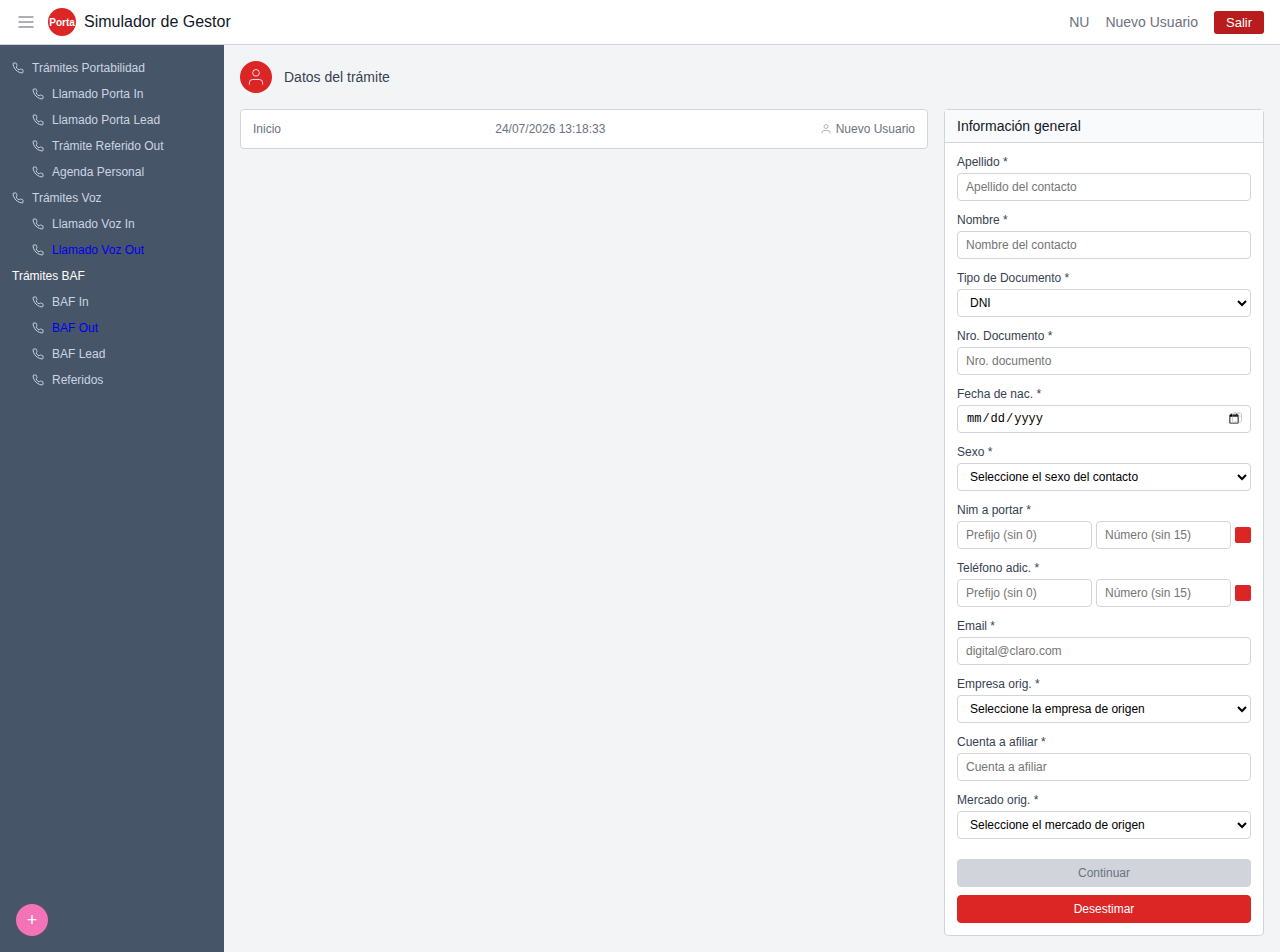
<file: 2-Gestor/simulador-gestor_P1/gestor_P1.html>
<!DOCTYPE html>
<html lang="es">
<head>
    <meta charset="UTF-8">
    <meta name="viewport" content="width=device-width, initial-scale=1.0">
    <title>Simulador de Gestor - Porta</title>
    <link rel="stylesheet" href="styles.css">
</head>
<body>
    <!-- Header -->
    <div class="header">
        <div class="header-content">
            <div class="header-left">
                <svg class="menu-icon" viewBox="0 0 24 24" fill="none" stroke="currentColor">
                    <line x1="3" y1="6" x2="21" y2="6"></line>
                    <line x1="3" y1="12" x2="21" y2="12"></line>
                    <line x1="3" y1="18" x2="21" y2="18"></line>
                </svg>
                <div class="logo-section">
                    <div class="logo-circle">Porta</div>
                    <span class="app-title">Simulador de Gestor</span>
                </div>
            </div>
            <div class="header-right">
                <span>NU</span>
                <span>Nuevo Usuario</span>
                <a href="../../index.html">
                    <button class="exit-button">Salir</button>
                </a>
            </div>
        </div>
    </div>

    <div class="main-container">
            <!-- Sidebar -->
            <div class="sidebar">
                <nav class="sidebar-nav">
                    <div class="nav-section">
                        <div class="nav-item">
                            <svg class="nav-icon" viewBox="0 0 24 24" fill="none" stroke="currentColor" stroke-width="2">
                                <path d="M22 16.92v3a2 2 0 0 1-2.18 2 19.79 19.79 0 0 1-8.63-3.07 19.5 19.5 0 0 1-6-6 19.79 19.79 0 0 1-3.07-8.67A2 2 0 0 1 4.11 2h3a2 2 0 0 1 2 1.72 12.84 12.84 0 0 0 .7 2.81 2 2 0 0 1-.45 2.11L8.09 9.91a16 16 0 0 0 6 6l1.27-1.27a2 2 0 0 1 2.11-.45 12.84 12.84 0 0 0 2.81.7A2 2 0 0 1 22 16.92z"></path>
                            </svg>
                            <span>Trámites Portabilidad</span>
                        </div>
                        <div class="nav-subitems">
                            <div class="nav-subitem">
                                <svg class="nav-icon" viewBox="0 0 24 24" fill="none" stroke="currentColor" stroke-width="2">
                                    <path d="M22 16.92v3a2 2 0 0 1-2.18 2 19.79 19.79 0 0 1-8.63-3.07 19.5 19.5 0 0 1-6-6 19.79 19.79 0 0 1-3.07-8.67A2 2 0 0 1 4.11 2h3a2 2 0 0 1 2 1.72 12.84 12.84 0 0 0 .7 2.81 2 2 0 0 1-.45 2.11L8.09 9.91a16 16 0 0 0 6 6l1.27-1.27a2 2 0 0 1 2.11-.45 12.84 12.84 0 0 0 2.81.7A2 2 0 0 1 22 16.92z"></path>
                                </svg>
                                <span>Llamado Porta In</span>
                            </div>
                            <div class="nav-subitem">
                                <svg class="nav-icon" viewBox="0 0 24 24" fill="none" stroke="currentColor" stroke-width="2">
                                    <path d="M22 16.92v3a2 2 0 0 1-2.18 2 19.79 19.79 0 0 1-8.63-3.07 19.5 19.5 0 0 1-6-6 19.79 19.79 0 0 1-3.07-8.67A2 2 0 0 1 4.11 2h3a2 2 0 0 1 2 1.72 12.84 12.84 0 0 0 .7 2.81 2 2 0 0 1-.45 2.11L8.09 9.91a16 16 0 0 0 6 6l1.27-1.27a2 2 0 0 1 2.11-.45 12.84 12.84 0 0 0 2.81.7A2 2 0 0 1 22 16.92z"></path>
                                </svg>
                                <span>Llamado Porta Lead</span>
                            </div>
                            <div class="nav-subitem">
                                <svg class="nav-icon" viewBox="0 0 24 24" fill="none" stroke="currentColor" stroke-width="2">
                                    <path d="M22 16.92v3a2 2 0 0 1-2.18 2 19.79 19.79 0 0 1-8.63-3.07 19.5 19.5 0 0 1-6-6 19.79 19.79 0 0 1-3.07-8.67A2 2 0 0 1 4.11 2h3a2 2 0 0 1 2 1.72 12.84 12.84 0 0 0 .7 2.81 2 2 0 0 1-.45 2.11L8.09 9.91a16 16 0 0 0 6 6l1.27-1.27a2 2 0 0 1 2.11-.45 12.84 12.84 0 0 0 2.81.7A2 2 0 0 1 22 16.92z"></path>
                                </svg>
                                <span>Trámite Referido Out</span>
                            </div>
                            <div class="nav-subitem">
                                <svg class="nav-icon" viewBox="0 0 24 24" fill="none" stroke="currentColor" stroke-width="2">
                                    <path d="M22 16.92v3a2 2 0 0 1-2.18 2 19.79 19.79 0 0 1-8.63-3.07 19.5 19.5 0 0 1-6-6 19.79 19.79 0 0 1-3.07-8.67A2 2 0 0 1 4.11 2h3a2 2 0 0 1 2 1.72 12.84 12.84 0 0 0 .7 2.81 2 2 0 0 1-.45 2.11L8.09 9.91a16 16 0 0 0 6 6l1.27-1.27a2 2 0 0 1 2.11-.45 12.84 12.84 0 0 0 2.81.7A2 2 0 0 1 22 16.92z"></path>
                                </svg>
                                <span>Agenda Personal</span>
                            </div>
                        </div>

                        <div class="nav-item">
                            <svg class="nav-icon" viewBox="0 0 24 24" fill="none" stroke="currentColor" stroke-width="2">
                                <path d="M22 16.92v3a2 2 0 0 1-2.18 2 19.79 19.79 0 0 1-8.63-3.07 19.5 19.5 0 0 1-6-6 19.79 19.79 0 0 1-3.07-8.67A2 2 0 0 1 4.11 2h3a2 2 0 0 1 2 1.72 12.84 12.84 0 0 0 .7 2.81 2 2 0 0 1-.45 2.11L8.09 9.91a16 16 0 0 0 6 6l1.27-1.27a2 2 0 0 1 2.11-.45 12.84 12.84 0 0 0 2.81.7A2 2 0 0 1 22 16.92z"></path>
                            </svg>
                            <span>Trámites Voz</span>
                        </div>
                        <div class="nav-subitems">
                            <div class="nav-subitem">
                                <svg class="nav-icon" viewBox="0 0 24 24" fill="none" stroke="currentColor" stroke-width="2">
                                    <path d="M22 16.92v3a2 2 0 0 1-2.18 2 19.79 19.79 0 0 1-8.63-3.07 19.5 19.5 0 0 1-6-6 19.79 19.79 0 0 1-3.07-8.67A2 2 0 0 1 4.11 2h3a2 2 0 0 1 2 1.72 12.84 12.84 0 0 0 .7 2.81 2 2 0 0 1-.45 2.11L8.09 9.91a16 16 0 0 0 6 6l1.27-1.27a2 2 0 0 1 2.11-.45 12.84 12.84 0 0 0 2.81.7A2 2 0 0 1 22 16.92z"></path>
                                </svg>
                                <span>Llamado Voz In</span>
                            </div>
                            <div class="nav-subitem">
                                <svg class="nav-icon" viewBox="0 0 24 24" fill="none" stroke="currentColor" stroke-width="2">
                                    <path d="M22 16.92v3a2 2 0 0 1-2.18 2 19.79 19.79 0 0 1-8.63-3.07 19.5 19.5 0 0 1-6-6 19.79 19.79 0 0 1-3.07-8.67A2 2 0 0 1 4.11 2h3a2 2 0 0 1 2 1.72 12.84 12.84 0 0 0 .7 2.81 2 2 0 0 1-.45 2.11L8.09 9.91a16 16 0 0 0 6 6l1.27-1.27a2 2 0 0 1 2.11-.45 12.84 12.84 0 0 0 2.81.7A2 2 0 0 1 22 16.92z"></path>
                                </svg>
                                <a href="../linea-nueva/linea-nueva.html">
                                    <span>Llamado Voz Out</span>
                                </a>
                            </div>
                        </div>

                        <div class="nav-item active">Trámites BAF</div>
                        <div class="nav-subitems">
                            <div class="nav-subitem">
                                <svg class="nav-icon" viewBox="0 0 24 24" fill="none" stroke="currentColor" stroke-width="2">
                                    <path d="M22 16.92v3a2 2 0 0 1-2.18 2 19.79 19.79 0 0 1-8.63-3.07 19.5 19.5 0 0 1-6-6 19.79 19.79 0 0 1-3.07-8.67A2 2 0 0 1 4.11 2h3a2 2 0 0 1 2 1.72 12.84 12.84 0 0 0 .7 2.81 2 2 0 0 1-.45 2.11L8.09 9.91a16 16 0 0 0 6 6l1.27-1.27a2 2 0 0 1 2.11-.45 12.84 12.84 0 0 0 2.81.7A2 2 0 0 1 22 16.92z"></path>
                                </svg>
                                <span>BAF In</span>
                            </div>
                            <div class="nav-subitem">
                                <svg class="nav-icon" viewBox="0 0 24 24" fill="none" stroke="currentColor" stroke-width="2">
                                    <path d="M22 16.92v3a2 2 0 0 1-2.18 2 19.79 19.79 0 0 1-8.63-3.07 19.5 19.5 0 0 1-6-6 19.79 19.79 0 0 1-3.07-8.67A2 2 0 0 1 4.11 2h3a2 2 0 0 1 2 1.72 12.84 12.84 0 0 0 .7 2.81 2 2 0 0 1-.45 2.11L8.09 9.91a16 16 0 0 0 6 6l1.27-1.27a2 2 0 0 1 2.11-.45 12.84 12.84 0 0 0 2.81.7A2 2 0 0 1 22 16.92z"></path>
                                </svg>
                                <a href="../baf-tramites/baf.html">
                                    <span>BAF Out</span>
                                </a>
                            </div>
                            <div class="nav-subitem">
                                <svg class="nav-icon" viewBox="0 0 24 24" fill="none" stroke="currentColor" stroke-width="2">
                                    <path d="M22 16.92v3a2 2 0 0 1-2.18 2 19.79 19.79 0 0 1-8.63-3.07 19.5 19.5 0 0 1-6-6 19.79 19.79 0 0 1-3.07-8.67A2 2 0 0 1 4.11 2h3a2 2 0 0 1 2 1.72 12.84 12.84 0 0 0 .7 2.81 2 2 0 0 1-.45 2.11L8.09 9.91a16 16 0 0 0 6 6l1.27-1.27a2 2 0 0 1 2.11-.45 12.84 12.84 0 0 0 2.81.7A2 2 0 0 1 22 16.92z"></path>
                                </svg>
                                <span>BAF Lead</span>
                            </div>
                            <div class="nav-subitem">
                                <svg class="nav-icon" viewBox="0 0 24 24" fill="none" stroke="currentColor" stroke-width="2">
                                    <path d="M22 16.92v3a2 2 0 0 1-2.18 2 19.79 19.79 0 0 1-8.63-3.07 19.5 19.5 0 0 1-6-6 19.79 19.79 0 0 1-3.07-8.67A2 2 0 0 1 4.11 2h3a2 2 0 0 1 2 1.72 12.84 12.84 0 0 0 .7 2.81 2 2 0 0 1-.45 2.11L8.09 9.91a16 16 0 0 0 6 6l1.27-1.27a2 2 0 0 1 2.11-.45 12.84 12.84 0 0 0 2.81.7A2 2 0 0 1 22 16.92z"></path>
                                </svg>
                                <span>Referidos</span>
                            </div>
                        </div>
                    </div>
                </nav>

                <!-- Pink circle at bottom -->
                <div class="sidebar-bottom">
                    <div class="pink-circle">+</div>
                </div>
            </div>

        <!-- Main Content -->
        <div class="content">
            <div class="content-inner">
                <!-- Header Info -->
                <div class="content-header">
                    <div class="content-header-left">
                        <div class="user-avatar">
                            <svg viewBox="0 0 24 24" fill="none" stroke="currentColor">
                                <path d="M20 21v-2a4 4 0 0 0-4-4H8a4 4 0 0 0-4 4v2"></path>
                                <circle cx="12" cy="7" r="4"></circle>
                            </svg>
                        </div>
                        <span>Datos del trámite</span>
                    </div>
                </div>

                <div class="content-body">
                    <!-- Left Area -->
                    <div class="left-area">
                        <div class="info-card">
                            <div class="info-content">
                                <span>Inicio</span>
                                <span id="current-datetime" class="datetime"></span>
                                <div class="user-info">
                                    <svg class="user-icon" viewBox="0 0 24 24" fill="none" stroke="currentColor">
                                        <path d="M20 21v-2a4 4 0 0 0-4-4H8a4 4 0 0 0-4 4v2"></path>
                                        <circle cx="12" cy="7" r="4"></circle>
                                    </svg>
                                    <span>Nuevo Usuario</span>
                                </div>
                            </div>
                        </div>
                    </div>

                    <!-- Right Form Area -->
                    <div class="form-area">
                        <div class="form-container">
                            <div class="form-header">
                                <h3>Información general</h3>
                            </div>
                            <div class="form-content">
                                <div class="form-group">
                                    <label>Apellido *</label>
                                    <input type="text" id="apellido" placeholder="Apellido del contacto">
                                    <span class="error-message" id="error-apellido">El apellido del contacto es requerido</span>
                                </div>

                                <div class="form-group">
                                    <label>Nombre *</label>
                                    <input type="text" id="nombre" placeholder="Nombre del contacto">
                                    <span class="error-message" id="error-nombre">El nombre del contacto es requerido</span>
                                </div>

                                <div class="form-group">
                                    <label>Tipo de Documento *</label>
                                    <select id="tipoDocumento">
                                        <option value="DNI">DNI</option>
                                        <option value="CUIL">CUIL</option>
                                        <option value="CUIT">CUIT</option>
                                    </select>
                                </div>

                                <div class="form-group">
                                    <label>Nro. Documento *</label>
                                    <input type="text" id="numeroDocumento" placeholder="Nro. documento">
                                    <span class="error-message" id="error-numeroDocumento">El número de documento es requerido</span>
                                </div>

                                <div class="form-group">
                                    <label>Fecha de nac. *</label>
                                    <div class="date-input-container">
                                        <input type="date" id="fechaNacimiento" placeholder="Fecha de nac. (dd/mm/yyyy)">
                                        <svg class="calendar-icon" viewBox="0 0 24 24" fill="none" stroke="currentColor">
                                            <rect x="3" y="4" width="18" height="18" rx="2" ry="2"></rect>
                                            <line x1="16" y1="2" x2="16" y2="6"></line>
                                            <line x1="8" y1="2" x2="8" y2="6"></line>
                                            <line x1="3" y1="10" x2="21" y2="10"></line>
                                        </svg>
                                    </div>
                                    <span class="error-message" id="error-fechaNacimiento">La fecha de nacimiento no es correcta</span>
                                </div>

                                <div class="form-group">
                                    <label>Sexo *</label>
                                    <select id="sexo">
                                        <option value="">Seleccione el sexo del contacto</option>
                                        <option value="M">Masculino</option>
                                        <option value="F">Femenino</option>
                                    </select>
                                </div>

                                <div class="form-group">
                                    <label>Nim a portar *</label>
                                    <div class="phone-input-container">
                                        <input type="text" id="prefijoTelefono" placeholder="Prefijo (sin 0)" class="phone-prefix">
                                        <input type="text" id="numeroTelefono" placeholder="Número (sin 15)" class="phone-number">
                                        <div class="red-indicator"></div>
                                    </div>
                                    <span class="error-message" id="error-prefijoTelefono">El código de área del Num a portar es requerido</span>
                                    <span class="error-message" id="error-numeroTelefono">El número del Num a portar es requerido</span>
                                </div>

                                <div class="form-group">
                                    <label>Teléfono adic. *</label>
                                    <div class="phone-input-container">
                                        <input type="text" id="prefijoAdicional" placeholder="Prefijo (sin 0)" class="phone-prefix">
                                        <input type="text" id="numeroAdicional" placeholder="Número (sin 15)" class="phone-number">
                                        <div class="red-indicator"></div>
                                    </div>
                                </div>

                                <div class="form-group">
                                    <label>Email *</label>
                                    <input type="email" id="email" placeholder="digital@claro.com">
                                    <span class="error-message" id="error-email">El email es requerido</span>
                                </div>

                                <div class="form-group">
                                    <label>Empresa orig. *</label>
                                    <select id="empresaOrigen">
                                        <option value="">Seleccione la empresa de origen</option>
                                        <option value="Movistar">Movistar</option>
                                        <option value="Personal">Personal</option>
                                    </select>
                                </div>

                                <div class="form-group">
                                    <label>Cuenta a afiliar *</label>
                                    <input type="text" id="cuentaAfiliar" placeholder="Cuenta a afiliar">
                                    <span class="error-message" id="error-cuentaAfiliar">La cuenta a afiliar es requerida</span>
                                </div>

                                <div class="form-group">
                                    <label>Mercado orig. *</label>
                                    <select id="mercadoOrigen">
                                        <option value="">Seleccione el mercado de origen</option>
                                        <option value="Postpago">Postpago</option>
                                        <option value="Prepago">Prepago</option>
                                    </select>
                                </div>

                                <div class="form-buttons">
                                    <a href="../simulador-gestor_P2/gestor_P2.html">
                                        <button id="continuar-btn" class="btn-continuar" disabled>Continuar</button>
                                    </a>
                                        <button id="desestimar-btn" class="btn-desestimar">Desestimar</button>
                                </div>
                            </div>
                        </div>
                    </div>
                </div>
            </div>
        </div>
    </div>

    <script src="script.js"></script>
</body>
</html>
</file>
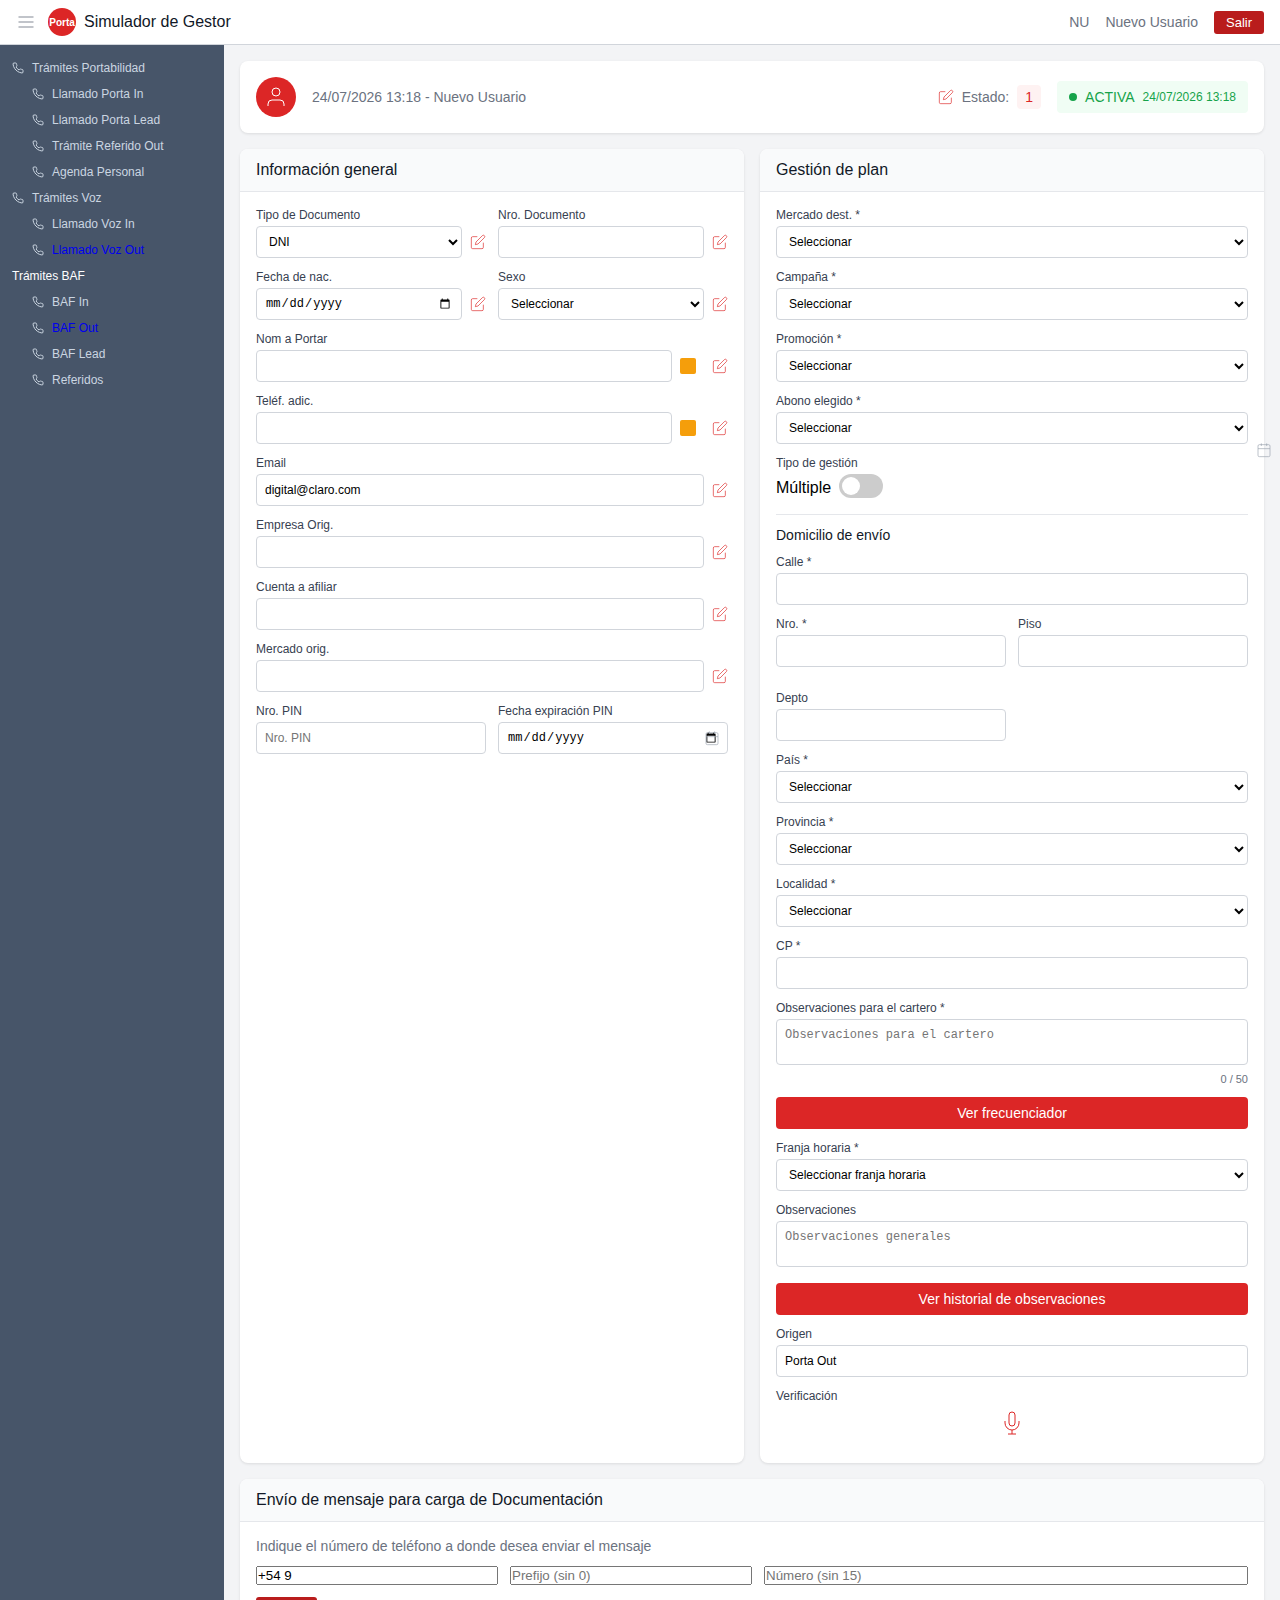
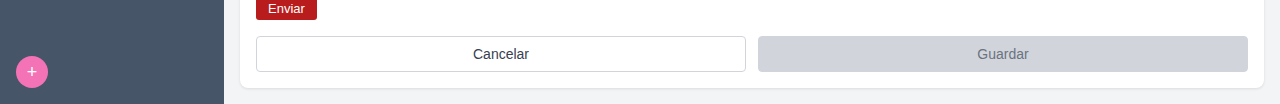
<file: 2-Gestor/simulador-gestor_P2/gestor_P2.html>
<!DOCTYPE html>
<html lang="es">
<head>
    <meta charset="UTF-8">
    <meta name="viewport" content="width=device-width, initial-scale=1.0">
    <title>Simulador de Gestor - Porta</title>
    <link rel="stylesheet" href="styles.css">
</head>
<body>
    <!-- Header -->
    <div class="header">
        <div class="header-content">
            <div class="header-left">
                <svg class="menu-icon" viewBox="0 0 24 24" fill="none" stroke="currentColor">
                    <line x1="3" y1="6" x2="21" y2="6"></line>
                    <line x1="3" y1="12" x2="21" y2="12"></line>
                    <line x1="3" y1="18" x2="21" y2="18"></line>
                </svg>
                <div class="logo-section">
                    <div class="logo-circle">Porta</div>
                    <span class="app-title">Simulador de Gestor</span>
                </div>
            </div>
            <div class="header-right">
                <span>NU</span>
                <span>Nuevo Usuario</span>
                <a href="../../index.html">
                    <button class="exit-button">Salir</button>
                </a>
            </div>
        </div>
    </div>

    <div class="main-container">
            <!-- Sidebar -->
            <div class="sidebar">
                <nav class="sidebar-nav">
                    <div class="nav-section">
                        <div class="nav-item">
                            <svg class="nav-icon" viewBox="0 0 24 24" fill="none" stroke="currentColor" stroke-width="2">
                                <path d="M22 16.92v3a2 2 0 0 1-2.18 2 19.79 19.79 0 0 1-8.63-3.07 19.5 19.5 0 0 1-6-6 19.79 19.79 0 0 1-3.07-8.67A2 2 0 0 1 4.11 2h3a2 2 0 0 1 2 1.72 12.84 12.84 0 0 0 .7 2.81 2 2 0 0 1-.45 2.11L8.09 9.91a16 16 0 0 0 6 6l1.27-1.27a2 2 0 0 1 2.11-.45 12.84 12.84 0 0 0 2.81.7A2 2 0 0 1 22 16.92z"></path>
                            </svg>
                            <span>Trámites Portabilidad</span>
                        </div>
                        <div class="nav-subitems">
                            <div class="nav-subitem">
                                <svg class="nav-icon" viewBox="0 0 24 24" fill="none" stroke="currentColor" stroke-width="2">
                                    <path d="M22 16.92v3a2 2 0 0 1-2.18 2 19.79 19.79 0 0 1-8.63-3.07 19.5 19.5 0 0 1-6-6 19.79 19.79 0 0 1-3.07-8.67A2 2 0 0 1 4.11 2h3a2 2 0 0 1 2 1.72 12.84 12.84 0 0 0 .7 2.81 2 2 0 0 1-.45 2.11L8.09 9.91a16 16 0 0 0 6 6l1.27-1.27a2 2 0 0 1 2.11-.45 12.84 12.84 0 0 0 2.81.7A2 2 0 0 1 22 16.92z"></path>
                                </svg>
                                <span>Llamado Porta In</span>
                            </div>
                            <div class="nav-subitem">
                                <svg class="nav-icon" viewBox="0 0 24 24" fill="none" stroke="currentColor" stroke-width="2">
                                    <path d="M22 16.92v3a2 2 0 0 1-2.18 2 19.79 19.79 0 0 1-8.63-3.07 19.5 19.5 0 0 1-6-6 19.79 19.79 0 0 1-3.07-8.67A2 2 0 0 1 4.11 2h3a2 2 0 0 1 2 1.72 12.84 12.84 0 0 0 .7 2.81 2 2 0 0 1-.45 2.11L8.09 9.91a16 16 0 0 0 6 6l1.27-1.27a2 2 0 0 1 2.11-.45 12.84 12.84 0 0 0 2.81.7A2 2 0 0 1 22 16.92z"></path>
                                </svg>
                                <span>Llamado Porta Lead</span>
                            </div>
                            <div class="nav-subitem">
                                <svg class="nav-icon" viewBox="0 0 24 24" fill="none" stroke="currentColor" stroke-width="2">
                                    <path d="M22 16.92v3a2 2 0 0 1-2.18 2 19.79 19.79 0 0 1-8.63-3.07 19.5 19.5 0 0 1-6-6 19.79 19.79 0 0 1-3.07-8.67A2 2 0 0 1 4.11 2h3a2 2 0 0 1 2 1.72 12.84 12.84 0 0 0 .7 2.81 2 2 0 0 1-.45 2.11L8.09 9.91a16 16 0 0 0 6 6l1.27-1.27a2 2 0 0 1 2.11-.45 12.84 12.84 0 0 0 2.81.7A2 2 0 0 1 22 16.92z"></path>
                                </svg>
                                <span>Trámite Referido Out</span>
                            </div>
                            <div class="nav-subitem">
                                <svg class="nav-icon" viewBox="0 0 24 24" fill="none" stroke="currentColor" stroke-width="2">
                                    <path d="M22 16.92v3a2 2 0 0 1-2.18 2 19.79 19.79 0 0 1-8.63-3.07 19.5 19.5 0 0 1-6-6 19.79 19.79 0 0 1-3.07-8.67A2 2 0 0 1 4.11 2h3a2 2 0 0 1 2 1.72 12.84 12.84 0 0 0 .7 2.81 2 2 0 0 1-.45 2.11L8.09 9.91a16 16 0 0 0 6 6l1.27-1.27a2 2 0 0 1 2.11-.45 12.84 12.84 0 0 0 2.81.7A2 2 0 0 1 22 16.92z"></path>
                                </svg>
                                <span>Agenda Personal</span>
                            </div>
                        </div>

                        <div class="nav-item">
                            <svg class="nav-icon" viewBox="0 0 24 24" fill="none" stroke="currentColor" stroke-width="2">
                                <path d="M22 16.92v3a2 2 0 0 1-2.18 2 19.79 19.79 0 0 1-8.63-3.07 19.5 19.5 0 0 1-6-6 19.79 19.79 0 0 1-3.07-8.67A2 2 0 0 1 4.11 2h3a2 2 0 0 1 2 1.72 12.84 12.84 0 0 0 .7 2.81 2 2 0 0 1-.45 2.11L8.09 9.91a16 16 0 0 0 6 6l1.27-1.27a2 2 0 0 1 2.11-.45 12.84 12.84 0 0 0 2.81.7A2 2 0 0 1 22 16.92z"></path>
                            </svg>
                            <span>Trámites Voz</span>
                        </div>
                        <div class="nav-subitems">
                            <div class="nav-subitem">
                                <svg class="nav-icon" viewBox="0 0 24 24" fill="none" stroke="currentColor" stroke-width="2">
                                    <path d="M22 16.92v3a2 2 0 0 1-2.18 2 19.79 19.79 0 0 1-8.63-3.07 19.5 19.5 0 0 1-6-6 19.79 19.79 0 0 1-3.07-8.67A2 2 0 0 1 4.11 2h3a2 2 0 0 1 2 1.72 12.84 12.84 0 0 0 .7 2.81 2 2 0 0 1-.45 2.11L8.09 9.91a16 16 0 0 0 6 6l1.27-1.27a2 2 0 0 1 2.11-.45 12.84 12.84 0 0 0 2.81.7A2 2 0 0 1 22 16.92z"></path>
                                </svg>
                                <span>Llamado Voz In</span>
                            </div>
                            <div class="nav-subitem">
                                <svg class="nav-icon" viewBox="0 0 24 24" fill="none" stroke="currentColor" stroke-width="2">
                                    <path d="M22 16.92v3a2 2 0 0 1-2.18 2 19.79 19.79 0 0 1-8.63-3.07 19.5 19.5 0 0 1-6-6 19.79 19.79 0 0 1-3.07-8.67A2 2 0 0 1 4.11 2h3a2 2 0 0 1 2 1.72 12.84 12.84 0 0 0 .7 2.81 2 2 0 0 1-.45 2.11L8.09 9.91a16 16 0 0 0 6 6l1.27-1.27a2 2 0 0 1 2.11-.45 12.84 12.84 0 0 0 2.81.7A2 2 0 0 1 22 16.92z"></path>
                                </svg>
                                <a href="../linea-nueva/linea-nueva.html">
                                    <span>Llamado Voz Out</span>
                                </a>
                            </div>
                        </div>

                        <div class="nav-item active">Trámites BAF</div>
                        <div class="nav-subitems">
                            <div class="nav-subitem">
                                <svg class="nav-icon" viewBox="0 0 24 24" fill="none" stroke="currentColor" stroke-width="2">
                                    <path d="M22 16.92v3a2 2 0 0 1-2.18 2 19.79 19.79 0 0 1-8.63-3.07 19.5 19.5 0 0 1-6-6 19.79 19.79 0 0 1-3.07-8.67A2 2 0 0 1 4.11 2h3a2 2 0 0 1 2 1.72 12.84 12.84 0 0 0 .7 2.81 2 2 0 0 1-.45 2.11L8.09 9.91a16 16 0 0 0 6 6l1.27-1.27a2 2 0 0 1 2.11-.45 12.84 12.84 0 0 0 2.81.7A2 2 0 0 1 22 16.92z"></path>
                                </svg>
                                <span>BAF In</span>
                            </div>
                            <div class="nav-subitem">
                                <svg class="nav-icon" viewBox="0 0 24 24" fill="none" stroke="currentColor" stroke-width="2">
                                    <path d="M22 16.92v3a2 2 0 0 1-2.18 2 19.79 19.79 0 0 1-8.63-3.07 19.5 19.5 0 0 1-6-6 19.79 19.79 0 0 1-3.07-8.67A2 2 0 0 1 4.11 2h3a2 2 0 0 1 2 1.72 12.84 12.84 0 0 0 .7 2.81 2 2 0 0 1-.45 2.11L8.09 9.91a16 16 0 0 0 6 6l1.27-1.27a2 2 0 0 1 2.11-.45 12.84 12.84 0 0 0 2.81.7A2 2 0 0 1 22 16.92z"></path>
                                </svg>
                                <a href="../baf-tramites/baf.html">
                                    <span>BAF Out</span>
                                </a>
                            </div>
                            <div class="nav-subitem">
                                <svg class="nav-icon" viewBox="0 0 24 24" fill="none" stroke="currentColor" stroke-width="2">
                                    <path d="M22 16.92v3a2 2 0 0 1-2.18 2 19.79 19.79 0 0 1-8.63-3.07 19.5 19.5 0 0 1-6-6 19.79 19.79 0 0 1-3.07-8.67A2 2 0 0 1 4.11 2h3a2 2 0 0 1 2 1.72 12.84 12.84 0 0 0 .7 2.81 2 2 0 0 1-.45 2.11L8.09 9.91a16 16 0 0 0 6 6l1.27-1.27a2 2 0 0 1 2.11-.45 12.84 12.84 0 0 0 2.81.7A2 2 0 0 1 22 16.92z"></path>
                                </svg>
                                <span>BAF Lead</span>
                            </div>
                            <div class="nav-subitem">
                                <svg class="nav-icon" viewBox="0 0 24 24" fill="none" stroke="currentColor" stroke-width="2">
                                    <path d="M22 16.92v3a2 2 0 0 1-2.18 2 19.79 19.79 0 0 1-8.63-3.07 19.5 19.5 0 0 1-6-6 19.79 19.79 0 0 1-3.07-8.67A2 2 0 0 1 4.11 2h3a2 2 0 0 1 2 1.72 12.84 12.84 0 0 0 .7 2.81 2 2 0 0 1-.45 2.11L8.09 9.91a16 16 0 0 0 6 6l1.27-1.27a2 2 0 0 1 2.11-.45 12.84 12.84 0 0 0 2.81.7A2 2 0 0 1 22 16.92z"></path>
                                </svg>
                                <span>Referidos</span>
                            </div>
                        </div>
                    </div>
                </nav>

                <!-- Pink circle at bottom -->
                <div class="sidebar-bottom">
                    <div class="pink-circle">+</div>
                </div>
            </div>

        <!-- Main Content -->
        <div class="content">
            <div class="content-inner">
                <!-- Header Info -->
                <div class="info-header">
                    <div class="info-header-content">
                        <div class="info-left">
                            <div class="user-avatar">
                                <svg viewBox="0 0 24 24" fill="none" stroke="currentColor">
                                    <path d="M20 21v-2a4 4 0 0 0-4-4H8a4 4 0 0 0-4 4v2"></path>
                                    <circle cx="12" cy="7" r="4"></circle>
                                </svg>
                            </div>
                            <div>
                                <div id="current-datetime" class="datetime"></div>
                            </div>
                        </div>
                        <div class="info-right">
                            <div class="status-info">
                                <svg class="edit-icon" viewBox="0 0 24 24" fill="none" stroke="currentColor">
                                    <path d="M11 4H4a2 2 0 0 0-2 2v14a2 2 0 0 0 2 2h14a2 2 0 0 0 2-2v-7"></path>
                                    <path d="M18.5 2.5a2.121 2.121 0 0 1 3 3L12 15l-4 1 1-4 9.5-9.5z"></path>
                                </svg>
                                <span>Estado:</span>
                                <span class="status-badge">1</span>
                            </div>
                            <div class="active-status">
                                <div class="status-dot"></div>
                                <span>ACTIVA</span>
                                <span id="status-datetime" class="status-time"></span>
                            </div>
                        </div>
                    </div>
                </div>

                <div class="form-container">
                    <!-- Información General -->
                    <div class="form-section">
                        <div class="form-header">
                            <h3>Información general</h3>
                        </div>
                        <div class="form-content">
                            <div class="form-row">
                                <div class="form-group">
                                    <label>Tipo de Documento</label>
                                    <div class="input-with-icon">
                                        <select id="tipoDocumento">
                                            <option value="DNI">DNI</option>
                                            <option value="CUIL">CUIL</option>
                                            <option value="CUIT">CUIT</option>
                                        </select>
                                        <svg class="edit-icon-small" viewBox="0 0 24 24" fill="none" stroke="currentColor">
                                            <path d="M11 4H4a2 2 0 0 0-2 2v14a2 2 0 0 0 2 2h14a2 2 0 0 0 2-2v-7"></path>
                                            <path d="M18.5 2.5a2.121 2.121 0 0 1 3 3L12 15l-4 1 1-4 9.5-9.5z"></path>
                                        </svg>
                                    </div>
                                </div>
                                <div class="form-group">
                                    <label>Nro. Documento</label>
                                    <div class="input-with-icon">
                                        <input type="text" id="numeroDocumento">
                                        <svg class="edit-icon-small" viewBox="0 0 24 24" fill="none" stroke="currentColor">
                                            <path d="M11 4H4a2 2 0 0 0-2 2v14a2 2 0 0 0 2 2h14a2 2 0 0 0 2-2v-7"></path>
                                            <path d="M18.5 2.5a2.121 2.121 0 0 1 3 3L12 15l-4 1 1-4 9.5-9.5z"></path>
                                        </svg>
                                    </div>
                                </div>
                            </div>

                            <div class="form-row">
                                <div class="form-group">
                                    <label>Fecha de nac.</label>
                                    <div class="input-with-icon">
                                        <input type="date" id="fechaNacimiento">
                                        <svg class="edit-icon-small" viewBox="0 0 24 24" fill="none" stroke="currentColor">
                                            <path d="M11 4H4a2 2 0 0 0-2 2v14a2 2 0 0 0 2 2h14a2 2 0 0 0 2-2v-7"></path>
                                            <path d="M18.5 2.5a2.121 2.121 0 0 1 3 3L12 15l-4 1 1-4 9.5-9.5z"></path>
                                        </svg>
                                    </div>
                                </div>
                                <div class="form-group">
                                    <label>Sexo</label>
                                    <div class="input-with-icon">
                                        <select id="sexo">
                                            <option value="">Seleccionar</option>
                                            <option value="M">Masculino</option>
                                            <option value="F">Femenino</option>
                                        </select>
                                        <svg class="edit-icon-small" viewBox="0 0 24 24" fill="none" stroke="currentColor">
                                            <path d="M11 4H4a2 2 0 0 0-2 2v14a2 2 0 0 0 2 2h14a2 2 0 0 0 2-2v-7"></path>
                                            <path d="M18.5 2.5a2.121 2.121 0 0 1 3 3L12 15l-4 1 1-4 9.5-9.5z"></path>
                                        </svg>
                                    </div>
                                </div>
                            </div>

                            <div class="form-group">
                                <label>Nom a Portar</label>
                                <div class="input-with-icons">
                                    <input type="text" id="nombrePortar">
                                    <div class="orange-indicator"></div>
                                    <svg class="edit-icon-small" viewBox="0 0 24 24" fill="none" stroke="currentColor">
                                        <path d="M11 4H4a2 2 0 0 0-2 2v14a2 2 0 0 0 2 2h14a2 2 0 0 0 2-2v-7"></path>
                                        <path d="M18.5 2.5a2.121 2.121 0 0 1 3 3L12 15l-4 1 1-4 9.5-9.5z"></path>
                                    </svg>
                                </div>
                            </div>

                            <div class="form-group">
                                <label>Teléf. adic.</label>
                                <div class="input-with-icons">
                                    <input type="text" id="telefonoAdicional">
                                    <div class="orange-indicator"></div>
                                    <svg class="edit-icon-small" viewBox="0 0 24 24" fill="none" stroke="currentColor">
                                        <path d="M11 4H4a2 2 0 0 0-2 2v14a2 2 0 0 0 2 2h14a2 2 0 0 0 2-2v-7"></path>
                                        <path d="M18.5 2.5a2.121 2.121 0 0 1 3 3L12 15l-4 1 1-4 9.5-9.5z"></path>
                                    </svg>
                                </div>
                            </div>

                            <div class="form-group">
                                <label>Email</label>
                                <div class="input-with-icon">
                                    <input type="email" id="email" value="digital@claro.com">
                                    <svg class="edit-icon-small" viewBox="0 0 24 24" fill="none" stroke="currentColor">
                                        <path d="M11 4H4a2 2 0 0 0-2 2v14a2 2 0 0 0 2 2h14a2 2 0 0 0 2-2v-7"></path>
                                        <path d="M18.5 2.5a2.121 2.121 0 0 1 3 3L12 15l-4 1 1-4 9.5-9.5z"></path>
                                    </svg>
                                </div>
                            </div>

                            <div class="form-group">
                                <label>Empresa Orig.</label>
                                <div class="input-with-icon">
                                    <input type="text" id="empresaOrigen">
                                    <svg class="edit-icon-small" viewBox="0 0 24 24" fill="none" stroke="currentColor">
                                        <path d="M11 4H4a2 2 0 0 0-2 2v14a2 2 0 0 0 2 2h14a2 2 0 0 0 2-2v-7"></path>
                                        <path d="M18.5 2.5a2.121 2.121 0 0 1 3 3L12 15l-4 1 1-4 9.5-9.5z"></path>
                                    </svg>
                                </div>
                            </div>

                            <div class="form-group">
                                <label>Cuenta a afiliar</label>
                                <div class="input-with-icon">
                                    <input type="text" id="cuentaAfiliar">
                                    <svg class="edit-icon-small" viewBox="0 0 24 24" fill="none" stroke="currentColor">
                                        <path d="M11 4H4a2 2 0 0 0-2 2v14a2 2 0 0 0 2 2h14a2 2 0 0 0 2-2v-7"></path>
                                        <path d="M18.5 2.5a2.121 2.121 0 0 1 3 3L12 15l-4 1 1-4 9.5-9.5z"></path>
                                    </svg>
                                </div>
                            </div>

                            <div class="form-group">
                                <label>Mercado orig.</label>
                                <div class="input-with-icon">
                                    <input type="text" id="mercadoOrigen">
                                    <svg class="edit-icon-small" viewBox="0 0 24 24" fill="none" stroke="currentColor">
                                        <path d="M11 4H4a2 2 0 0 0-2 2v14a2 2 0 0 0 2 2h14a2 2 0 0 0 2-2v-7"></path>
                                        <path d="M18.5 2.5a2.121 2.121 0 0 1 3 3L12 15l-4 1 1-4 9.5-9.5z"></path>
                                    </svg>
                                </div>
                            </div>

                            <div class="form-row">
                                <div class="form-group">
                                    <label>Nro. PIN</label>
                                    <input type="text" id="numeroPIN" placeholder="Nro. PIN">
                                </div>
                                <div class="form-group">
                                    <label>Fecha expiración PIN</label>
                                    <div class="date-input-container">
                                        <input type="date" id="fechaExpiracionPIN" placeholder="Fecha expiración PIN (dd/mm/yyyy)">
                                        <svg class="calendar-icon" viewBox="0 0 24 24" fill="none" stroke="currentColor">
                                            <rect x="3" y="4" width="18" height="18" rx="2" ry="2"></rect>
                                            <line x1="16" y1="2" x2="16" y2="6"></line>
                                            <line x1="8" y1="2" x2="8" y2="6"></line>
                                            <line x1="3" y1="10" x2="21" y2="10"></line>
                                        </svg>
                                    </div>
                                </div>
                            </div>
                        </div>
                    </div>

                    <!-- Gestión de Plan -->
                    <div class="form-section">
                        <div class="form-header">
                            <h3>Gestión de plan</h3>
                        </div>
                        <div class="form-content">
                            <div class="form-group">
                                <label>Mercado dest. *</label>
                                <select id="mercadoDestino">
                                    <option value="">Seleccionar</option>
                                    <option value="Postpago">Postpago</option>
                                    <option value="Prepago">Prepago</option>
                                </select>
                            </div>

                            <div class="form-group">
                                <label>Campaña *</label>
                                <select id="campana">
                                    <option value="">Seleccionar</option>
                                    <option value="TLMPC1">ESPECIAL</option>
                                    <option value="TLMPC2">MIGILI</option>
                                    <option value="TLMPC2">PYME</option>
                                    <option value="TLMPC2">TLMK01</option>
                                </select>
                            </div>

                            <div class="form-group">
                                <label>Promoción *</label>
                                <select id="promocion">
                                    <option value="">Seleccionar</option>
                                    <option value="3055">3055</option>
                                    <option value="4001">4001</option>
                                    <option value="4001">4095</option>
                                    <option value="4001">5301</option>
                                </select>
                            </div>

                            <div class="form-group">
                                <label>Abono elegido *</label>
                                <select id="abonoElegido">
                                    <option value="">Seleccionar</option>
                                    <option value="A061C">A061C</option>
                                    <option value="A062C">A062C</option>
                                    <option value="A063C">A063C</option>
                                    <option value="A064C">A064C</option>
                                    <option value="A065C">A065C</option>
                                    <option value="A066C">A066C</option>
                                </select>
                            </div>

                            <div class="form-group">
                                <label class="switch-label">Tipo de gestión</label>
                                <div class="switch-container">
                                    <span>Múltiple</span>
                                    <label class="switch">
                                        <input type="checkbox" id="tipoGestionMultiple">
                                        <span class="slider"></span>
                                    </label>
                                </div>
                            </div>

                            <div class="section-divider">
                                <h4>Domicilio de envío</h4>
                            </div>

                            <div class="form-group">
                                <label>Calle *</label>
                                <input type="text" id="calle">
                            </div>

                            <div class="form-row">
                                <div class="form-group">
                                    <label>Nro. *</label>
                                    <input type="text" id="numero">
                                </div>
                                <div class="form-group">
                                    <label>Piso</label>
                                    <input type="text" id="piso">
                                </div>
                                <div class="form-group">
                                    <label>Depto</label>
                                    <input type="text" id="depto">
                                </div>
                            </div>

                            <div class="form-group">
                                <label>País *</label>
                                <select id="pais">
                                    <option value="">Seleccionar</option>
                                    <option value="Argentina">Argentina</option>
                                    <option value="Chile">Chile</option>
                                </select>
                            </div>

                            <div class="form-group">
                                <label>Provincia *</label>
                                <select id="provincia">
                                    <option value="">Seleccionar</option>
                                    <option value="Buenos Aires">Buenos Aires</option>
                                    <option value="CABA">CABA</option>
                                    <option value="Córdoba">Córdoba</option>
                                    <option value="Santa Fe">Santa Fe</option>
                                </select>
                            </div>

                            <div class="form-group">
                                <label>Localidad *</label>
                                <select id="localidad">
                                    <option value="">Seleccionar</option>
                                    <option value="CABA">CABA</option>
                                    <option value="La Plata">La Plata</option>
                                    <option value="Córdoba Capital">Córdoba Capital</option>
                                    <option value="Rosario">Rosario</option>
                                </select>
                            </div>

                            <div class="form-group">
                                <label>CP *</label>
                                <input type="text" id="codigoPostal">
                            </div>

                            <div class="form-group">
                                <label>Observaciones para el cartero *</label>
                                <textarea id="observaciones" rows="2" placeholder="Observaciones para el cartero"></textarea>
                                <div class="char-counter">0 / 50</div>
                            </div>

                            <div class="frecuenciador-btn">
                                <svg class="calendar-icon" viewBox="0 0 24 24" fill="none" stroke="currentColor">
                                    <rect x="3" y="4" width="18" height="18" rx="2" ry="2"></rect>
                                    <line x1="16" y1="2" x2="16" y2="6"></line>
                                    <line x1="8" y1="2" x2="8" y2="6"></line>
                                    <line x1="3" y1="10" x2="21" y2="10"></line>
                                </svg>
                                Ver frecuenciador
                            </div>

                            <div class="form-group">
                                <label>Franja horaria *</label>
                                <select id="franjaHoraria">
                                    <option value="">Seleccionar franja horaria</option>
                                    <option value="9-15hs">9-18hs</option>
                                    <option value="9-15hs">9-15hs</option>
                                    <option value="15-18hs">15-18hs</option>
                                    <option value="9-15hs">Custodia</option>
                                </select>
                            </div>

                            <div class="form-group">
                                <label>Observaciones</label>
                                <textarea id="observacionesGenerales" rows="2" placeholder="Observaciones generales"></textarea>
                            </div>

                            <div class="historial-btn">
                                Ver historial de observaciones
                            </div>

                            <div class="form-group">
                                <label>Origen</label>
                                <input type="text" id="origen" value="Porta Out">
                            </div>

                            <div class="form-group">
                                <label>Verificación</label>
                                <div class="mic-container">
                                    <svg class="mic-icon" viewBox="0 0 24 24" fill="none" stroke="currentColor">
                                        <path d="M12 1a3 3 0 0 0-3 3v8a3 3 0 0 0 6 0V4a3 3 0 0 0-3-3z"></path>
                                        <path d="M19 10v2a7 7 0 0 1-14 0v-2"></path>
                                        <line x1="12" y1="19" x2="12" y2="23"></line>
                                        <line x1="8" y1="23" x2="16" y2="23"></line>
                                    </svg>
                                </div>
                            </div>
                        </div>
                    </div>
                </div>

                <!-- Envío de mensaje -->
                <div class="message-section">
                    <div class="form-header">
                        <h3>Envío de mensaje para carga de Documentación</h3>
                    </div>
                    <div class="form-content">
                        <div class="message-info">
                            Indique el número de teléfono a donde desea enviar el mensaje
                        </div>
                        <div class="message-inputs">
                            <input type="text" id="prefijoMensaje" value="+54 9" placeholder="+54 9">
                            <input type="text" placeholder="Prefijo (sin 0)">
                            <input type="text" id="numeroMensaje" placeholder="Número (sin 15)">
                        <div>
                            <button class="sms-button">Enviar</button>
                        </div>
                        </div>
                        <div class="form-buttons">
                            <button class="btn-cancelar">Cancelar <link rel="stylesheet" href="../simulador-gestor P1/index.html"></button>
                            <button id="btn-guardar" class="btn-guardar" disabled>Guardar <link rel="stylesheet" href="../simulador-gestor P1/index.html"></button>
                        </div>
                    </div>
                </div>
            </div>
        </div>
    </div>

    <!-- Modal para Múltiples Líneas -->
    <div id="modal-multiple" class="modal">
        <div class="modal-content">
            <div class="modal-header">
                <h3>Gestión Múltiple - Líneas y Planes</h3>
                <span class="modal-close">&times;</span>
            </div>
            <div class="modal-body">
                <div class="modal-actions">
                    <h4>Líneas adicionales</h4>
                    <button id="btn-agregar-linea" class="btn-agregar">
                        <svg viewBox="0 0 24 24" fill="none" stroke="currentColor">
                            <line x1="12" y1="5" x2="12" y2="19"></line>
                            <line x1="5" y1="12" x2="19" y2="12"></line>
                        </svg>
                        Agregar Línea
                    </button>
                </div>
                <div id="lineas-container"></div>
                <div class="modal-footer">
                    <a href="../../index.html">
                        <button class="btn-cancelar" id="btn-cancelar-modal">Cancelar</button>
                    </a>
                    <a href="../simulador-gestor_P1/gestor_P1.html">
                        <button class="btn-guardar" id="btn-guardar-modal">Guardar Líneas</button>
                    </a>
                </div>
            </div>
        </div>
    </div>

    <script src="script.js"></script>
</body>
</html>
</file>
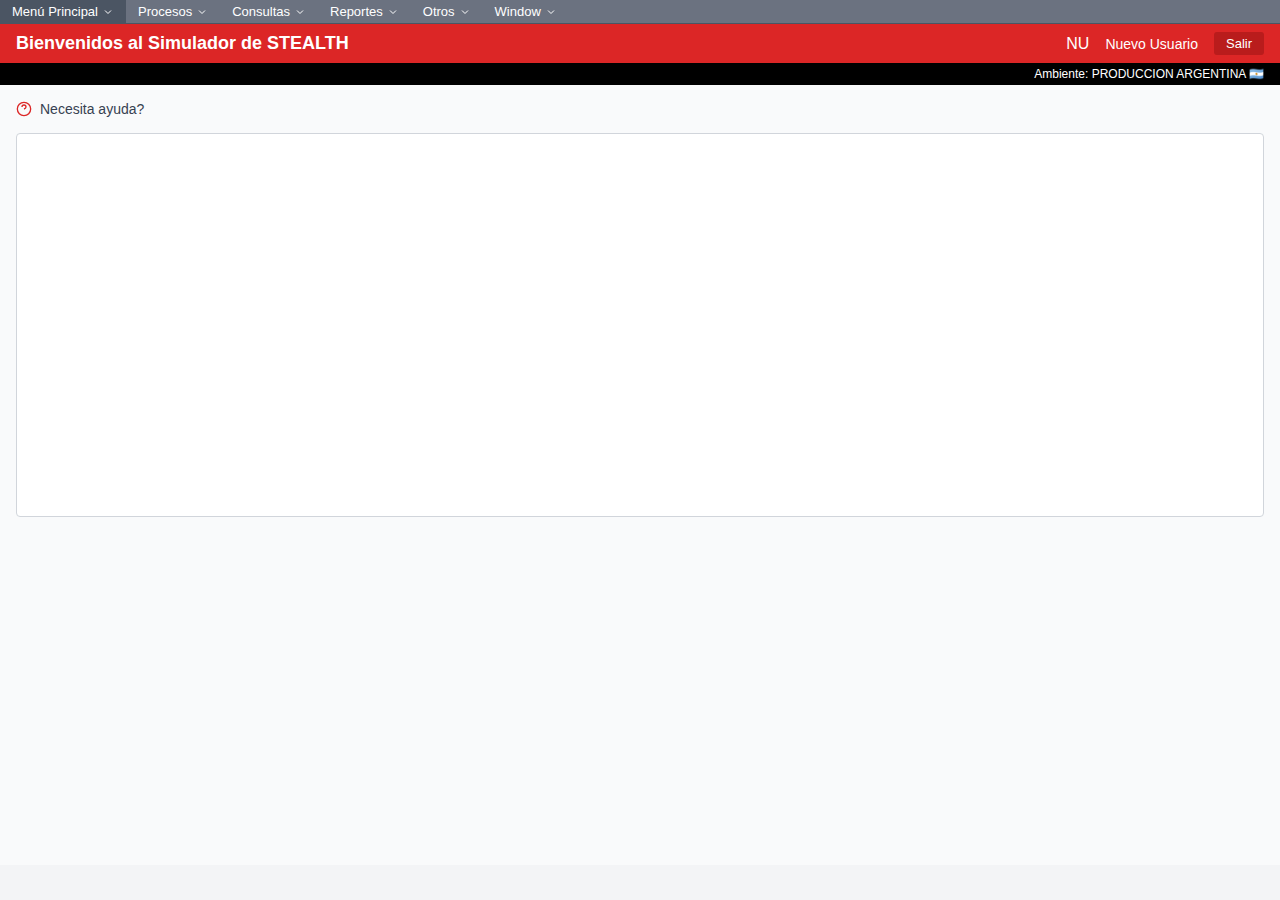
<file: 3-Stealth/stealth-interface Comercial/interface_comercial.html>
<!DOCTYPE html>
<html lang="es">
<head>
    <meta charset="UTF-8">
    <meta name="viewport" content="width=device-width, initial-scale=1.0">
    <title>STEALTH Interface</title>
    <link rel="stylesheet" href="styles.css">
</head>
<body>
    <div class="stealth-container">
        <!-- Menu Bar -->
        <div class="menu-bar">
            <div class="menu-items">
                <!-- Menu Principal -->
                <div class="menu-item" data-menu="principal">
                    <button class="menu-button">
                        Menú Principal
                        <svg class="chevron-down" width="12" height="12" viewBox="0 0 24 24" fill="none" stroke="currentColor" stroke-width="2">
                            <polyline points="6,9 12,15 18,9"></polyline>
                        </svg>
                    </button>
                    <div class="dropdown-menu">
                        <div class="dropdown-item">Seguridad de Datos</div>
                        <div class="dropdown-item">Detección de Fraude</div>
                        <div class="dropdown-item">Marketing</div>
                        <div class="dropdown-item">Comisión</div>
                        <div class="dropdown-item">Comercial</div>
                        <div class="dropdown-item">Documentación</div>
                        <div class="dropdown-item">Recaudación</div>
                        <div class="dropdown-item">Atención al Cliente</div>
                        <div class="dropdown-item">Facturación Eventual</div>
                        <div class="dropdown-item">Producto</div>
                        <div class="dropdown-item">Reportes</div>
                        <div class="dropdown-item">Gestión CPP</div>
                        <div class="dropdown-item">Utilidades</div>
                        <div class="dropdown-item">Atención Externa al Cliente</div>
                        <div class="dropdown-item">Morosidad CPP Fijo</div>
                        <div class="dropdown-item"><a href="../stealth-interface Telemarketing/interface_telemarketing.html">Telemarketing</a></div>
                        <div class="dropdown-item">Extrajudiciales</div>
                        <div class="dropdown-item">Intterconexión</div>
                        <div class="dropdown-item">Conciliación</div>
                    </div>
                </div>

                <!-- Procesos -->
                <div class="menu-item" data-menu="procesos">
                    <button class="menu-button">
                        Procesos
                        <svg class="chevron-down" width="12" height="12" viewBox="0 0 24 24" fill="none" stroke="currentColor" stroke-width="2">
                            <polyline points="6,9 12,15 18,9"></polyline>
                        </svg>
                    </button>
                    <div class="dropdown-menu">
                        <div class="dropdown-item1">Carga de SDS Celular</div>
                        <div class="dropdown-item1">Carga de SDS de TV - Líneas Especiales</div>
                        <div class="dropdown-item1">Carga de Telefonía Fija - Líneas Especiales</div>
                        <div class="dropdown-item1">Cambio de Titularidad Comercial</div>
                        <div class="dropdown-item1">Aprobar SDS e-Commerce</div>
                        <div class="dropdown-item1">OContactos</div>
                        <div class="dropdown-item1">Prospectos</div>
                        <div class="dropdown-item1">Remedy Comercial</div>
                        <div class="dropdown-item1">Consulta SMS Migración Negocio</div>
                        <div class="dropdown-item1">Carga de solicitud de TV</div>
                        <div class="dropdown-item1">Carga de solicitud de Telefonía Fija</div>
                        <div class="dropdown-item1">Gestión de Solicitud de PIN</div>
                        <div class="dropdown-item1">Gestión de Portabilidad Entrante</div>
                        <div class="dropdown-item1">Gestion de Reversión de Port Out</div>
                        <div class="dropdown-item1">Asociar Preactivación para Portabilidad</div>
                        <div class="dropdown-item1">Aprobar Validación de Identidad</div>
                        <div class="dropdown-item1">Levantar Líneas Suspendidas por Telemarketing</div>
                    </div>
                </div>

                <!-- Consultas -->
                <div class="menu-item" data-menu="consultas">
                    <button class="menu-button">
                        Consultas
                        <svg class="chevron-down" width="12" height="12" viewBox="0 0 24 24" fill="none" stroke="currentColor" stroke-width="2">
                            <polyline points="6,9 12,15 18,9"></polyline>
                        </svg>
                    </button>
                    <div class="dropdown-menu">
                        <div class="dropdown-item2">Completa de SDS Celular y LD</div>
                        <div class="dropdown-item2">Validador de DNI</div>
                        <div class="dropdown-item2">Consulta de Clientes</div>
                        <div class="dropdown-item2">Consulta de Riesgo Crediticio</div>
                        <div class="dropdown-item2">Consulta Codigo Postal Argentino</div>
                        <div class="dropdown-item2">Consulta Base C</div>
                        <div class="dropdown-item2">Estado de Tramite PN</div>
                    </div>
                </div>

                <!-- Reportes -->
                <div class="menu-item" data-menu="window">
                    <button class="menu-button">
                        Reportes
                        <svg class="chevron-down" width="12" height="12" viewBox="0 0 24 24" fill="none" stroke="currentColor" stroke-width="2">
                            <polyline points="6,9 12,15 18,9"></polyline>
                        </svg>
                    </button>
                </div>

                <!-- Otros -->
                <div class="menu-item" data-menu="window">
                    <button class="menu-button">
                        Otros
                        <svg class="chevron-down" width="12" height="12" viewBox="0 0 24 24" fill="none" stroke="currentColor" stroke-width="2">
                            <polyline points="6,9 12,15 18,9"></polyline>
                        </svg>
                    </button>
                </div>

                <!-- Window -->
                <div class="menu-item" data-menu="window">
                    <button class="menu-button">
                        Window
                        <svg class="chevron-down" width="12" height="12" viewBox="0 0 24 24" fill="none" stroke="currentColor" stroke-width="2">
                            <polyline points="6,9 12,15 18,9"></polyline>
                        </svg>
                    </button>
                </div>
            </div>
        </div>

        <!-- Title Bar -->
        <div class="title-bar">
            <div class="title-left">
                <h1>Bienvenidos al Simulador de STEALTH</h1>
            </div>
            <div class="title-right">
                <span>NU</span>
                <span class="user-info">Nuevo Usuario</span>
                <a href="../../index.html">
                    <button class="exit-button">Salir</button>
                </a>
            </div>
        </div>

        <!-- Environment Info Bar -->
        <div class="environment-bar">
            <span>Ambiente: PRODUCCION ARGENTINA 🇦🇷</span>
        </div>

        <!-- Main Content Area -->
        <div class="main-content">
            <!-- Help Section -->
            <div class="help-section">
                <svg class="help-icon" width="16" height="16" viewBox="0 0 24 24" fill="none" stroke="currentColor" stroke-width="2">
                    <circle cx="12" cy="12" r="10"></circle>
                    <path d="m9,9a3,3 0 1,1 6,0c0,2 -3,3 -3,3"></path>
                    <path d="m12,17l.01,0"></path>
                </svg>
                <span>Necesita ayuda?</span>
            </div>

            <!-- Content Area -->
            <div class="content-area">
                <!-- Main content goes here -->
            </div>
        </div>
    </div>

    <!-- Overlay for closing menus -->
    <div class="overlay" id="overlay"></div>

    <script src="script.js"></script>
</body>
</html>
</file>
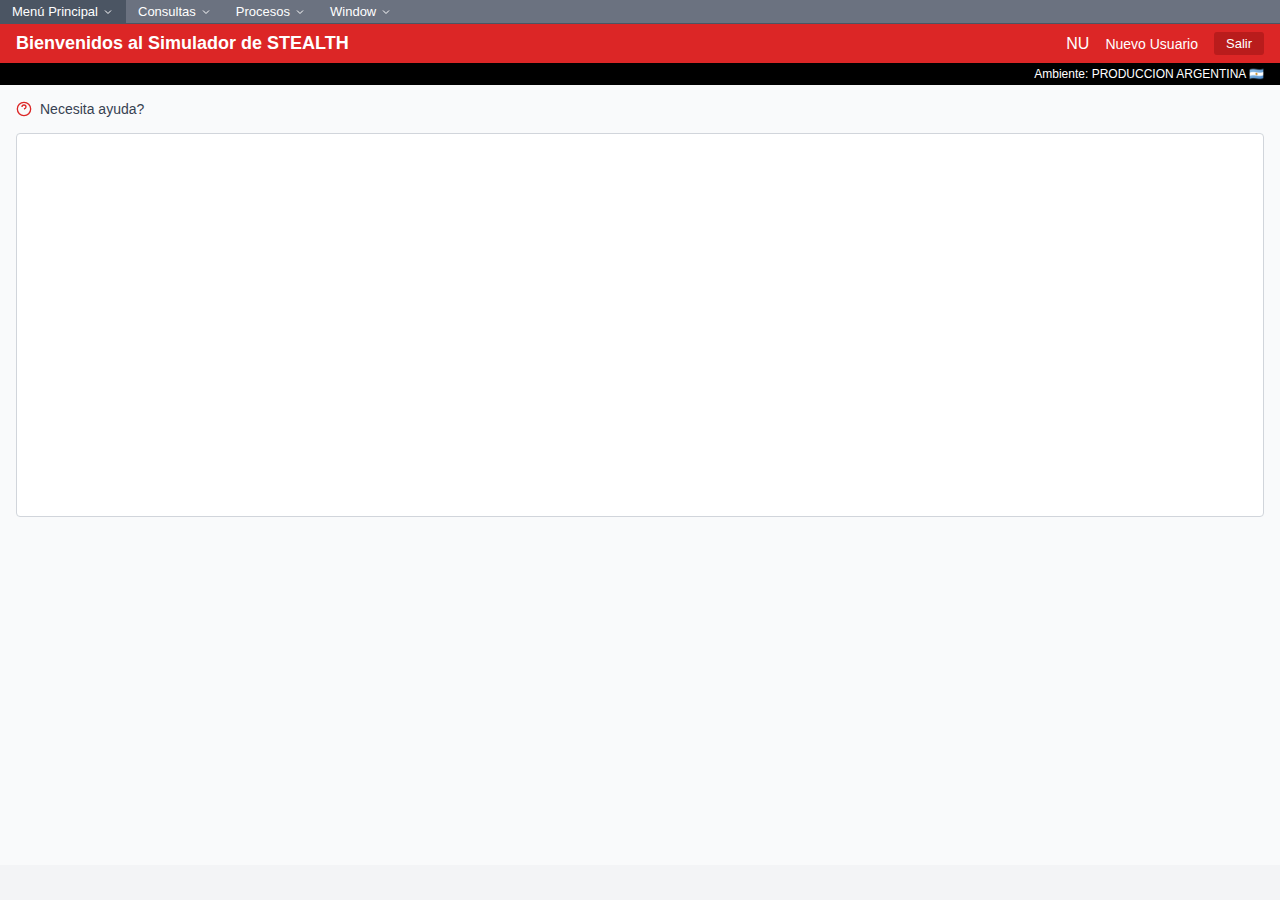
<file: 3-Stealth/stealth-interface Telemarketing/interface_telemarketing.html>
<!DOCTYPE html>
<html lang="es">
<head>
    <meta charset="UTF-8">
    <meta name="viewport" content="width=device-width, initial-scale=1.0">
    <title>STEALTH Interface</title>
    <link rel="stylesheet" href="styles.css">
</head>
<body>
    <div class="stealth-container">
        <!-- Menu Bar -->
        <div class="menu-bar">
            <div class="menu-items">
                <!-- Menu Principal -->
                <div class="menu-item" data-menu="principal">
                    <button class="menu-button">
                        Menú Principal
                        <svg class="chevron-down" width="12" height="12" viewBox="0 0 24 24" fill="none" stroke="currentColor" stroke-width="2">
                            <polyline points="6,9 12,15 18,9"></polyline>
                        </svg>
                    </button>
                    <div class="dropdown-menu">
                        <div class="dropdown-item">Seguridad de Datos</div>
                        <div class="dropdown-item">Detección de Fraude</div>
                        <div class="dropdown-item">Marketing</div>
                        <div class="dropdown-item">Comisión</div>
                        <div class="dropdown-item"><a href="../stealth-interface Comercial/interface_comercial.html">Comercial</a></div>
                        <div class="dropdown-item">Documentación</div>
                        <div class="dropdown-item">Recaudación</div>
                        <div class="dropdown-item">Atención al Cliente</div>
                        <div class="dropdown-item">Facturación Eventual</div>
                        <div class="dropdown-item">Producto</div>
                        <div class="dropdown-item">Reportes</div>
                        <div class="dropdown-item">Gestión CPP</div>
                        <div class="dropdown-item">Utilidades</div>
                        <div class="dropdown-item">Atención Externa al Cliente</div>
                        <div class="dropdown-item">Morosidad CPP Fijo</div>
                        <div class="dropdown-item">Telematketing</div>
                        <div class="dropdown-item">Extrajudiciales</div>
                        <div class="dropdown-item">Intterconexión</div>
                        <div class="dropdown-item">Conciliación</div>
                    </div>
                </div>

                <!-- Consultas -->
                <div class="menu-item" data-menu="consultas">
                    <button class="menu-button">
                        Consultas
                        <svg class="chevron-down" width="12" height="12" viewBox="0 0 24 24" fill="none" stroke="currentColor" stroke-width="2">
                            <polyline points="6,9 12,15 18,9"></polyline>
                        </svg>
                    </button>
                </div>

                <!-- Procesos -->
                <div class="menu-item" data-menu="procesos">
                    <button class="menu-button">
                        Procesos
                        <svg class="chevron-down" width="12" height="12" viewBox="0 0 24 24" fill="none" stroke="currentColor" stroke-width="2">
                            <polyline points="6,9 12,15 18,9"></polyline>
                        </svg>
                    </button>
                    <div class="dropdown-menu">
                        <div class="dropdown-item has-submenu" data-submenu="procesos-sub">
                            Pedidos
                            <svg class="chevron-right" width="12" height="12" viewBox="0 0 24 24" fill="none" stroke="currentColor" stroke-width="2">
                                <polyline points="9,18 15,12 9,6"></polyline>
                            </svg>
                            <div class="submenu">
                                <div class="dropdown-item">General</div>
                                <div class="dropdown-item"><a href="../Telemarketing 1/consulta_deuda.html">Activaciones</a></div>
                                <div class="dropdown-item">Cater Telefónico</div>
                            </div>
                        </div>
                        <div class="dropdown-item">Carga de solicitud de TV</div>
                        <div class="dropdown-item">Carga de solicitud de Telefonía Fija</div>
                        <div class="dropdown-item">Nominar</div>
                    </div>
                </div>

                <!-- Window -->
                <div class="menu-item" data-menu="window">
                    <button class="menu-button">
                        Window
                        <svg class="chevron-down" width="12" height="12" viewBox="0 0 24 24" fill="none" stroke="currentColor" stroke-width="2">
                            <polyline points="6,9 12,15 18,9"></polyline>
                        </svg>
                    </button>
                </div>
            </div>
        </div>

        <!-- Title Bar -->
        <div class="title-bar">
            <div class="title-left">
                <h1>Bienvenidos al Simulador de STEALTH</h1>
            </div>
            <div class="title-right">
                <span>NU</span>
                <span class="user-info">Nuevo Usuario</span>
                <a href="../../index.html">
                    <button class="exit-button">Salir</button>
                </a>
            </div>
        </div>

        <!-- Environment Info Bar -->
        <div class="environment-bar">
            <span>Ambiente: PRODUCCION ARGENTINA 🇦🇷</span>
        </div>

        <!-- Main Content Area -->
        <div class="main-content">
            <!-- Help Section -->
            <div class="help-section">
                <svg class="help-icon" width="16" height="16" viewBox="0 0 24 24" fill="none" stroke="currentColor" stroke-width="2">
                    <circle cx="12" cy="12" r="10"></circle>
                    <path d="m9,9a3,3 0 1,1 6,0c0,2 -3,3 -3,3"></path>
                    <path d="m12,17l.01,0"></path>
                </svg>
                <span>Necesita ayuda?</span>
            </div>

            <!-- Content Area -->
            <div class="content-area">
                <!-- Main content goes here -->
            </div>
        </div>
    </div>

    <!-- Overlay for closing menus -->
    <div class="overlay" id="overlay"></div>

    <script src="script.js"></script>
</body>
</html>
</file>
<file: 2-Gestor/simulador-gestor P1/styles.css>
* {
  margin: 0;
  padding: 0;
  box-sizing: border-box;
}

body {
  font-family: -apple-system, BlinkMacSystemFont, "Segoe UI", Roboto, sans-serif;
  background-color: white;
  min-height: 100vh;
}

/* Header */
.header {
  background-color: white;
  border-bottom: 1px solid #d1d5db;
  box-shadow: 0 1px 3px 0 rgba(0, 0, 0, 0.1);
}

.header-content {
  display: flex;
  align-items: center;
  justify-content: space-between;
  padding: 8px 16px;
}

.header-left {
  display: flex;
  align-items: center;
  gap: 12px;
}

.menu-icon {
  width: 20px;
  height: 20px;
  color: #374151;
}

.logo-section {
  display: flex;
  align-items: center;
  gap: 8px;
}

.logo-circle {
  width: 28px;
  height: 28px;
  background-color: #dc2626;
  border-radius: 50%;
  display: flex;
  align-items: center;
  justify-content: center;
  color: white;
  font-size: 10px;
  font-weight: bold;
}

.app-title {
  font-size: 16px;
  color: #111827;
}

.header-right {
  display: flex;
  align-items: center;
  gap: 16px;
  font-size: 14px;
  color: #6b7280;
}

/* Main Container */
.main-container {
  display: flex;
  min-height: calc(100vh - 48px);
}

.exit-button {
  background-color: #b91c1c;
  color: white;
  border: none;
  padding: 4px 12px;
  font-size: 13px;
  border-radius: 3px;
  cursor: pointer;
  transition: background-color 0.2s;
}

/* Sidebar */
.sidebar {
  width: 240px;
  background-color: #4b5563;
  position: relative;
}

.sidebar-content {
  padding: 8px;
}

.sidebar-section {
  margin-bottom: 12px;
}

.sidebar-title {
  color: white;
  font-size: 12px;
  font-weight: 500;
  margin-bottom: 8px;
  padding: 4px 8px;
  display: flex;
  align-items: center;
  gap: 8px;
}

.sidebar-icon {
  width: 12px;
  height: 12px;
}

.sidebar-items {
  display: flex;
  flex-direction: column;
  gap: 2px;
}

.sidebar-item {
  color: #d1d5db;
  font-size: 12px;
  padding: 6px 12px;
  border-radius: 4px;
  cursor: pointer;
  display: flex;
  align-items: center;
  gap: 8px;
  transition: background-color 0.2s;
}

.sidebar-item:hover {
  background-color: #6b7280;
}

.sidebar-item-icon {
  width: 12px;
  height: 12px;
  background-color: #9ca3af;
  border-radius: 2px;
}

.plus-button {
  position: absolute;
  bottom: 16px;
  left: 16px;
  width: 40px;
  height: 40px;
  background-color: #ec4899;
  border-radius: 50%;
  display: flex;
  align-items: center;
  justify-content: center;
  cursor: pointer;
  transition: background-color 0.2s;
}

.plus-button:hover {
  background-color: #be185d;
}

.plus-button svg {
  width: 20px;
  height: 20px;
  color: white;
}

/* Content */
.content {
  flex: 1;
  background-color: #f3f4f6;
}

.content-inner {
  padding: 16px;
}

.content-header {
  display: flex;
  align-items: center;
  justify-content: space-between;
  margin-bottom: 16px;
}

.content-header-left {
  display: flex;
  align-items: center;
  gap: 12px;
}

.user-avatar {
  width: 32px;
  height: 32px;
  background-color: #dc2626;
  border-radius: 50%;
  display: flex;
  align-items: center;
  justify-content: center;
}

.user-avatar svg {
  width: 20px;
  height: 20px;
  color: white;
}

.content-header-left span {
  font-size: 14px;
  color: #374151;
}

.content-body {
  display: flex;
  gap: 16px;
}

/* Left Area */
.left-area {
  flex: 1;
}

.info-card {
  background-color: white;
  border: 1px solid #d1d5db;
  border-radius: 4px;
  padding: 12px;
  margin-bottom: 16px;
}

.info-content {
  display: flex;
  align-items: center;
  justify-content: space-between;
  font-size: 12px;
  color: #6b7280;
}

.datetime {
  font-weight: 500;
}

.user-info {
  display: flex;
  align-items: center;
  gap: 4px;
}

.user-icon {
  width: 12px;
  height: 12px;
}

/* Form Area */
.form-area {
  width: 320px;
}

.form-container {
  background-color: white;
  border: 1px solid #d1d5db;
  border-radius: 4px;
}

.form-header {
  background-color: #f9fafb;
  border-bottom: 1px solid #d1d5db;
  padding: 8px 12px;
}

.form-header h3 {
  font-size: 14px;
  font-weight: 500;
  color: #111827;
}

.form-content {
  padding: 12px;
}

.form-group {
  margin-bottom: 12px;
}

.form-group label {
  display: block;
  font-size: 12px;
  color: #374151;
  font-weight: 500;
  margin-bottom: 4px;
}

.form-group input,
.form-group select {
  width: 100%;
  height: 28px;
  border: 1px solid #d1d5db;
  border-radius: 4px;
  padding: 0 8px;
  font-size: 12px;
  background-color: white;
}

.form-group input:focus,
.form-group select:focus {
  outline: none;
  border-color: #3b82f6;
  box-shadow: 0 0 0 1px #3b82f6;
}

.date-input-container {
  position: relative;
}

.calendar-icon {
  position: absolute;
  right: 8px;
  top: 6px;
  width: 12px;
  height: 12px;
  color: #9ca3af;
  pointer-events: none;
}

.phone-input-container {
  display: flex;
  gap: 4px;
  align-items: center;
}

.phone-prefix {
flex: auto;
}

.phone-number {
  width: 80px;
}

.red-indicator {
  width: 16px;
  height: 16px;
  background-color: #dc2626;
  border-radius: 2px;
  flex-shrink: 0;
}

.error-message {
  display: none;
  font-size: 11px;
  color: #dc2626;
  margin-top: 2px;
}

.error-message.show {
  display: block;
}

.form-buttons {
  padding-top: 8px;
  display: flex;
  flex-direction: column;
  gap: 8px;
}

.btn-continuar,
.btn-desestimar {
  width: 100%;
  height: 28px;
  border: 1px solid #d1d5db;
  border-radius: 4px;
  font-size: 12px;
  cursor: pointer;
  transition: all 0.2s;
}

.btn-continuar {
  background-color: #d1d5db;
  color: #6b7280;
}

.btn-continuar:enabled {
  background-color: #dc2626;
  color: white;
  border-color: #dc2626;
}

.btn-continuar:enabled:hover {
  background-color: #b91c1c;
}

.btn-continuar:disabled {
  cursor: not-allowed;
}

.btn-desestimar {
  background-color: #dc2626;
  color: white;
  border-color: #dc2626;
}

.btn-desestimar:hover {
  background-color: #b91c1c;
}

/* Responsive */
@media (max-width: 768px) {
  .main-container {
    flex-direction: column;
  }

  .sidebar {
    width: 100%;
    height: auto;
  }

  .content-body {
    flex-direction: column;
  }

  .form-area {
    width: 100%;
  }
}
</file>
<file: 2-Gestor/simulador-gestor P2/styles.css>
* {
  margin: 0;
  padding: 0;
  box-sizing: border-box;
}

body {
  font-family: -apple-system, BlinkMacSystemFont, "Segoe UI", Roboto, sans-serif;
  background-color: #f3f4f6;
  min-height: 100vh;
}

/* Header */
.header {
  background-color: white;
  border-bottom: 1px solid #d1d5db;
  box-shadow: 0 1px 3px 0 rgba(0, 0, 0, 0.1);
}

.header-content {
  display: flex;
  align-items: center;
  justify-content: space-between;
  padding: 12px 16px;
}

.header-left {
  display: flex;
  align-items: center;
  gap: 12px;
}

.menu-icon {
  width: 20px;
  height: 20px;
  color: #6b7280;
}

.logo-section {
  display: flex;
  align-items: center;
  gap: 8px;
}

.logo-circle {
  width: 32px;
  height: 32px;
  background-color: #dc2626;
  border-radius: 50%;
  display: flex;
  align-items: center;
  justify-content: center;
  color: white;
  font-size: 12px;
  font-weight: bold;
}

.app-title {
  font-size: 18px;
  font-weight: 500;
  color: #374151;
}

.header-right {
  display: flex;
  align-items: center;
  gap: 16px;
  font-size: 14px;
  color: #6b7280;
}

.sms-button {
  align-items:end;
  background-color: #b91c1c;
  color: white;
  border: none;
  padding: 4px 12px;
  font-size: 13px;
  border-radius: 3px;
  cursor: pointer;
  transition: background-color 0.2s;
}

/* Main Container */
.main-container {
  display: flex;
  min-height: calc(100vh - 60px);
}

.exit-button {
  background-color: #b91c1c;
  color: white;
  border: none;
  padding: 4px 12px;
  font-size: 13px;
  border-radius: 3px;
  cursor: pointer;
  transition: background-color 0.2s;
}

/* Sidebar */
.sidebar {
  width: 240px;
  background-color: #4b5563;
  position: relative;
}

.sidebar-content {
  padding: 12px;
}

.sidebar-section {
  margin-bottom: 16px;
}

.sidebar-title {
  color: white;
  font-size: 14px;
  font-weight: 500;
  margin-bottom: 8px;
  padding: 4px 8px;
  display: flex;
  align-items: center;
  gap: 8px;
}

.sidebar-icon {
  width: 16px;
  height: 16px;
}

.sidebar-items {
  display: flex;
  flex-direction: column;
  gap: 2px;
}

.sidebar-item {
  color: #d1d5db;
  font-size: 14px;
  padding: 8px 12px;
  border-radius: 4px;
  cursor: pointer;
  display: flex;
  align-items: center;
  gap: 8px;
  transition: background-color 0.2s;
}

.sidebar-item:hover {
  background-color: #6b7280;
}

.sidebar-item-icon {
  width: 16px;
  height: 16px;
  background-color: #9ca3af;
  border-radius: 2px;
}

.plus-button {
  position: absolute;
  bottom: 16px;
  left: 16px;
  width: 40px;
  height: 40px;
  background-color: #ec4899;
  border-radius: 50%;
  display: flex;
  align-items: center;
  justify-content: center;
  cursor: pointer;
  transition: background-color 0.2s;
}

.plus-button:hover {
  background-color: #be185d;
}

.plus-button svg {
  width: 20px;
  height: 20px;
  color: white;
}

/* Content */
.content {
  flex: 1;
  background-color: #f3f4f6;
}

.content-inner {
  padding: 16px;
}

/* Info Header */
.info-header {
  background-color: white;
  border-radius: 8px;
  padding: 16px;
  margin-bottom: 16px;
  box-shadow: 0 1px 3px 0 rgba(0, 0, 0, 0.1);
}

.info-header-content {
  display: flex;
  align-items: center;
  justify-content: space-between;
}

.info-left {
  display: flex;
  align-items: center;
  gap: 16px;
}

.user-avatar {
  width: 40px;
  height: 40px;
  background-color: #dc2626;
  border-radius: 50%;
  display: flex;
  align-items: center;
  justify-content: center;
}

.user-avatar svg {
  width: 24px;
  height: 24px;
  color: white;
}

.datetime {
  font-size: 14px;
  color: #6b7280;
}

.info-right {
  display: flex;
  align-items: center;
  gap: 16px;
}

.status-info {
  display: flex;
  align-items: center;
  gap: 8px;
  font-size: 14px;
  color: #6b7280;
}

.edit-icon {
  width: 16px;
  height: 16px;
  color: #dc2626;
}

.status-badge {
  background-color: #fef2f2;
  color: #dc2626;
  padding: 4px 8px;
  border-radius: 4px;
  font-weight: 500;
}

.active-status {
  display: flex;
  align-items: center;
  gap: 8px;
  background-color: #f0fdf4;
  color: #16a34a;
  padding: 8px 12px;
  border-radius: 4px;
  font-size: 14px;
  font-weight: 500;
}

.status-dot {
  width: 8px;
  height: 8px;
  background-color: #16a34a;
  border-radius: 50%;
}

.status-time {
  font-size: 12px;
  font-weight: normal;
}

/* Form Container */
.form-container {
  display: grid;
  grid-template-columns: 1fr 1fr;
  gap: 16px;
  margin-bottom: 16px;
}

.form-section {
  background-color: white;
  border-radius: 8px;
  box-shadow: 0 1px 3px 0 rgba(0, 0, 0, 0.1);
}

.form-header {
  background-color: #f9fafb;
  border-bottom: 1px solid #e5e7eb;
  padding: 12px 16px;
  border-radius: 8px 8px 0 0;
}

.form-header h3 {
  font-size: 16px;
  font-weight: 500;
  color: #111827;
}

.form-content {
  padding: 16px;
}

.form-group {
  margin-bottom: 12px;
}

.form-group label {
  display: block;
  font-size: 12px;
  color: #374151;
  font-weight: 500;
  margin-bottom: 4px;
}

.form-group input,
.form-group select,
.form-group textarea {
  width: 100%;
  height: 32px;
  border: 1px solid #d1d5db;
  border-radius: 4px;
  padding: 0 8px;
  font-size: 12px;
  background-color: white;
}

.form-group textarea {
  height: auto;
  padding: 8px;
  resize: none;
}

.form-group input:focus,
.form-group select:focus,
.form-group textarea:focus {
  outline: none;
  border-color: #3b82f6;
  box-shadow: 0 0 0 1px #3b82f6;
}

.form-row {
  display: grid;
  grid-template-columns: 1fr 1fr;
  gap: 12px;
}

.form-row.three-cols {
  grid-template-columns: 1fr 1fr 1fr;
}

.input-with-icon {
  position: relative;
  display: flex;
  align-items: center;
}

.input-with-icons {
  position: relative;
  display: flex;
  align-items: center;
  gap: 8px;
}

.edit-icon-small {
  width: 16px;
  height: 16px;
  color: #dc2626;
  margin-left: 8px;
  flex-shrink: 0;
}

.orange-indicator {
  width: 16px;
  height: 16px;
  background-color: #f59e0b;
  border-radius: 2px;
  flex-shrink: 0;
}

.date-input-container {
  position: relative;
}

.calendar-icon {
  position: absolute;
  right: 8px;
  top: 50%;
  transform: translateY(-50%);
  width: 16px;
  height: 16px;
  color: #9ca3af;
  pointer-events: none;
}

.switch-container {
  display: flex;
  align-items: center;
  gap: 8px;
  margin-top: 4px;
}

.switch {
  position: relative;
  display: inline-block;
  width: 44px;
  height: 24px;
}

.switch input {
  opacity: 0;
  width: 0;
  height: 0;
}

.slider {
  position: absolute;
  cursor: pointer;
  top: 0;
  left: 0;
  right: 0;
  bottom: 0;
  background-color: #ccc;
  transition: 0.4s;
  border-radius: 24px;
}

.slider:before {
  position: absolute;
  content: "";
  height: 18px;
  width: 18px;
  left: 3px;
  bottom: 3px;
  background-color: white;
  transition: 0.4s;
  border-radius: 50%;
}

input:checked + .slider {
  background-color: #3b82f6;
}

input:checked + .slider:before {
  transform: translateX(20px);
}

.section-divider {
  border-top: 1px solid #e5e7eb;
  padding-top: 12px;
  margin-top: 12px;
  margin-bottom: 12px;
}

.section-divider h4 {
  font-size: 14px;
  font-weight: 500;
  color: #111827;
}

.char-counter {
  font-size: 11px;
  color: #6b7280;
  text-align: right;
  margin-top: 4px;
}

.frecuenciador-btn {
  background-color: #dc2626;
  color: white;
  padding: 8px 16px;
  border-radius: 4px;
  text-align: center;
  font-size: 14px;
  font-weight: 500;
  cursor: pointer;
  margin: 12px 0;
  display: flex;
  align-items: center;
  justify-content: center;
  gap: 8px;
}

.frecuenciador-btn:hover {
  background-color: #b91c1c;
}

.historial-btn {
  background-color: #dc2626;
  color: white;
  padding: 8px 16px;
  border-radius: 4px;
  text-align: center;
  font-size: 14px;
  font-weight: 500;
  cursor: pointer;
  margin: 12px 0;
}

.historial-btn:hover {
  background-color: #b91c1c;
}

.mic-container {
  display: flex;
  justify-content: center;
  margin-top: 8px;
}

.mic-icon {
  width: 24px;
  height: 24px;
  color: #dc2626;
}

/* Message Section */
.message-section {
  background-color: white;
  border-radius: 8px;
  box-shadow: 0 1px 3px 0 rgba(0, 0, 0, 0.1);
}

.message-info {
  font-size: 14px;
  color: #6b7280;
  margin-bottom: 12px;
}

.message-inputs {
  display: grid;
  grid-template-columns: 1fr 1fr 2fr;
  gap: 12px;
  margin-bottom: 16px;
}

.form-buttons {
  display: flex;
  gap: 12px;
}

.btn-cancelar,
.btn-guardar {
  flex: 1;
  height: 36px;
  border: 1px solid #d1d5db;
  border-radius: 4px;
  font-size: 14px;
  cursor: pointer;
  transition: all 0.2s;
}

.btn-cancelar {
  background-color: white;
  color: #374151;
}

.btn-cancelar:hover {
  background-color: #f9fafb;
}

.btn-guardar {
  background-color: #d1d5db;
  color: #6b7280;
  border-color: #d1d5db;
}

.btn-guardar:enabled {
  background-color: #dc2626;
  color: white;
  border-color: #dc2626;
}

.btn-guardar:enabled:hover {
  background-color: #b91c1c;
}

.btn-guardar:disabled {
  cursor: not-allowed;
}

/* Modal */
.modal {
  display: none;
  position: fixed;
  z-index: 1000;
  left: 0;
  top: 0;
  width: 100%;
  height: 100%;
  background-color: rgba(0, 0, 0, 0.5);
}

.modal-content {
  background-color: white;
  margin: 5% auto;
  padding: 0;
  border-radius: 8px;
  width: 80%;
  max-width: 1000px;
  max-height: 80vh;
  overflow-y: auto;
}

.modal-header {
  display: flex;
  justify-content: space-between;
  align-items: center;
  padding: 16px 20px;
  border-bottom: 1px solid #e5e7eb;
}

.modal-header h3 {
  font-size: 18px;
  font-weight: 600;
  color: #111827;
}

.modal-close {
  font-size: 24px;
  font-weight: bold;
  cursor: pointer;
  color: #6b7280;
}

.modal-close:hover {
  color: #374151;
}

.modal-body {
  padding: 20px;
}

.modal-actions {
  display: flex;
  justify-content: space-between;
  align-items: center;
  margin-bottom: 20px;
}

.modal-actions h4 {
  font-size: 16px;
  font-weight: 500;
  color: #111827;
}

.btn-agregar {
  display: flex;
  align-items: center;
  gap: 8px;
  background-color: #3b82f6;
  color: white;
  border: none;
  padding: 8px 16px;
  border-radius: 4px;
  font-size: 14px;
  cursor: pointer;
}

.btn-agregar:hover {
  background-color: #2563eb;
}

.btn-agregar svg {
  width: 16px;
  height: 16px;
}

.linea-item {
  border: 1px solid #e5e7eb;
  border-radius: 8px;
  padding: 16px;
  margin-bottom: 16px;
}

.linea-header {
  display: flex;
  justify-content: space-between;
  align-items: center;
  margin-bottom: 12px;
}

.linea-header h5 {
  font-size: 14px;
  font-weight: 500;
  color: #111827;
}

.btn-eliminar {
  background-color: #ef4444;
  color: white;
  border: none;
  padding: 4px 8px;
  border-radius: 4px;
  font-size: 12px;
  cursor: pointer;
}

.btn-eliminar:hover {
  background-color: #dc2626;
}

.linea-fields {
  display: grid;
  grid-template-columns: 1fr 1fr;
  gap: 12px;
}

.phone-inputs {
  display: flex;
  gap: 8px;
}

.phone-inputs input:first-child {
  width: 80px;
}

.modal-footer {
  display: flex;
  justify-content: flex-end;
  gap: 12px;
  padding: 16px 20px;
  border-top: 1px solid #e5e7eb;
}

/* Responsive */
@media (max-width: 1024px) {
  .form-container {
    grid-template-columns: 1fr;
  }

  .main-container {
    flex-direction: column;
  }

  .sidebar {
    width: 100%;
    height: auto;
  }

  .plus-button {
    position: relative;
    margin: 16px auto;
  }
}

@media (max-width: 768px) {
  .form-row {
    grid-template-columns: 1fr;
  }

  .message-inputs {
    grid-template-columns: 1fr;
  }

  .modal-content {
    width: 95%;
    margin: 2% auto;
  }

  .linea-fields {
    grid-template-columns: 1fr;
  }
}
</file>
<file: 2-Gestor/simulador-gestor_P1/styles.css>
* {
  margin: 0;
  padding: 0;
  box-sizing: border-box;
}

body {
  font-family: -apple-system, BlinkMacSystemFont, "Segoe UI", Roboto, sans-serif;
  background-color: white;
  min-height: 100vh;
}

/* Header */
.header {
  background-color: white;
  border-bottom: 1px solid #d1d5db;
  box-shadow: 0 1px 3px 0 rgba(0, 0, 0, 0.1);
}

.header-content {
  display: flex;
  align-items: center;
  justify-content: space-between;
  padding: 8px 16px;
}

.header-left {
  display: flex;
  align-items: center;
  gap: 12px;
}

.menu-icon {
  width: 20px;
  height: 20px;
  color: #374151;
}

.logo-section {
  display: flex;
  align-items: center;
  gap: 8px;
}

.logo-circle {
  width: 28px;
  height: 28px;
  background-color: #dc2626;
  border-radius: 50%;
  display: flex;
  align-items: center;
  justify-content: center;
  color: white;
  font-size: 10px;
  font-weight: bold;
}

.app-title {
  font-size: 16px;
  color: #111827;
}

.header-right {
  display: flex;
  align-items: center;
  gap: 16px;
  font-size: 14px;
  color: #6b7280;
}

/* Main Container */
.main-container {
  display: flex;
  min-height: calc(100vh - 48px);
}

.exit-button {
  background-color: #b91c1c;
  color: white;
  border: none;
  padding: 4px 12px;
  font-size: 13px;
  border-radius: 3px;
  cursor: pointer;
  transition: background-color 0.2s;
}

/* Sidebar styles */
.sidebar {
  width: 224px;
  background-color: #475569;
  color: white;
  min-height: calc(100vh - 61px);
  display: flex;
  flex-direction: column;
}

.sidebar-nav {
  padding: 12px;
}

.nav-section {
  display: flex;
  flex-direction: column;
  gap: 4px;
}

.nav-item {
  display: flex;
  align-items: center;
  gap: 8px;
  font-size: 12px;
  color: #cbd5e1;
  padding: 4px 0;
}

.nav-item.active {
  color: white;
  font-weight: 500;
}

.nav-icon {
  width: 12px;
  height: 12px;
  stroke: currentColor;
}

.nav-subitems {
  margin-left: 20px;
  display: flex;
  flex-direction: column;
  gap: 4px;
}

.nav-subitem {
  display: flex;
  align-items: center;
  gap: 8px;
  font-size: 12px;
  color: #cbd5e1;
  padding: 4px 0;
}

.sidebar-bottom {
  margin-top: auto;
  padding: 16px;
}

.pink-circle {
  width: 32px;
  height: 32px;
  background-color: #f472b6;
  border-radius: 50%;
  display: flex;
  align-items: center;
  justify-content: center;
  color: white;
  font-size: 18px;
  cursor: pointer;
}

/* Content */
.content {
  flex: 1;
  background-color: #f3f4f6;
}

.content-inner {
  padding: 16px;
}

.content-header {
  display: flex;
  align-items: center;
  justify-content: space-between;
  margin-bottom: 16px;
}

.content-header-left {
  display: flex;
  align-items: center;
  gap: 12px;
}

.user-avatar {
  width: 32px;
  height: 32px;
  background-color: #dc2626;
  border-radius: 50%;
  display: flex;
  align-items: center;
  justify-content: center;
}

.user-avatar svg {
  width: 20px;
  height: 20px;
  color: white;
}

.content-header-left span {
  font-size: 14px;
  color: #374151;
}

.content-body {
  display: flex;
  gap: 16px;
}

/* Left Area */
.left-area {
  flex: 1;
}

.info-card {
  background-color: white;
  border: 1px solid #d1d5db;
  border-radius: 4px;
  padding: 12px;
  margin-bottom: 16px;
}

.info-content {
  display: flex;
  align-items: center;
  justify-content: space-between;
  font-size: 12px;
  color: #6b7280;
}

.datetime {
  font-weight: 500;
}

.user-info {
  display: flex;
  align-items: center;
  gap: 4px;
}

.user-icon {
  width: 12px;
  height: 12px;
}

/* Form Area */
.form-area {
  width: 320px;
}

.form-container {
  background-color: white;
  border: 1px solid #d1d5db;
  border-radius: 4px;
}

.form-header {
  background-color: #f9fafb;
  border-bottom: 1px solid #d1d5db;
  padding: 8px 12px;
}

.form-header h3 {
  font-size: 14px;
  font-weight: 500;
  color: #111827;
}

.form-content {
  padding: 12px;
}

.form-group {
  margin-bottom: 12px;
}

.form-group label {
  display: block;
  font-size: 12px;
  color: #374151;
  font-weight: 500;
  margin-bottom: 4px;
}

.form-group input,
.form-group select {
  width: 100%;
  height: 28px;
  border: 1px solid #d1d5db;
  border-radius: 4px;
  padding: 0 8px;
  font-size: 12px;
  background-color: white;
}

.form-group input:focus,
.form-group select:focus {
  outline: none;
  border-color: #3b82f6;
  box-shadow: 0 0 0 1px #3b82f6;
}

.date-input-container {
  position: relative;
}

.calendar-icon {
  position: absolute;
  right: 8px;
  top: 6px;
  width: 12px;
  height: 12px;
  color: #9ca3af;
  pointer-events: none;
}

.phone-input-container {
  display: flex;
  gap: 4px;
  align-items: center;
}

.phone-prefix {
flex: auto;
}

.phone-number {
  width: 80px;
}

.red-indicator {
  width: 16px;
  height: 16px;
  background-color: #dc2626;
  border-radius: 2px;
  flex-shrink: 0;
}

.error-message {
  display: none;
  font-size: 11px;
  color: #dc2626;
  margin-top: 2px;
}

.error-message.show {
  display: block;
}

.form-buttons {
  padding-top: 8px;
  display: flex;
  flex-direction: column;
  gap: 8px;
}

.btn-continuar,
.btn-desestimar {
  width: 100%;
  height: 28px;
  border: 1px solid #d1d5db;
  border-radius: 4px;
  font-size: 12px;
  cursor: pointer;
  transition: all 0.2s;
}

.btn-continuar {
  background-color: #d1d5db;
  color: #6b7280;
}

.btn-continuar:enabled {
  background-color: #dc2626;
  color: white;
  border-color: #dc2626;
}

.btn-continuar:enabled:hover {
  background-color: #b91c1c;
}

.btn-continuar:disabled {
  cursor: not-allowed;
}

.btn-desestimar {
  background-color: #dc2626;
  color: white;
  border-color: #dc2626;
}

.btn-desestimar:hover {
  background-color: #b91c1c;
}

/* Responsive */
@media (max-width: 768px) {
  .main-container {
    flex-direction: column;
  }

  .sidebar {
    width: 100%;
    height: auto;
  }

  .content-body {
    flex-direction: column;
  }

  .form-area {
    width: 100%;
  }
}

a{
  text-decoration: none;
}
</file>
<file: 2-Gestor/simulador-gestor_P2/styles.css>
* {
  margin: 0;
  padding: 0;
  box-sizing: border-box;
}

body {
  font-family: -apple-system, BlinkMacSystemFont, "Segoe UI", Roboto, sans-serif;
  background-color: #f3f4f6;
  min-height: 100vh;
}

/* Header */
.header {
  background-color: white;
  border-bottom: 1px solid #d1d5db;
  box-shadow: 0 1px 3px 0 rgba(0, 0, 0, 0.1);
}

.header-content {
  display: flex;
  align-items: center;
  justify-content: space-between;
  padding: 8px 16px;
}

.header-left {
  display: flex;
  align-items: center;
  gap: 12px;
}

.menu-icon {
  width: 20px;
  height: 20px;
  color: #6b7280;
}

.logo-section {
  display: flex;
  align-items: center;
  gap: 8px;
}

.logo-circle {
  width: 28px;
  height: 28px;
  background-color: #dc2626;
  border-radius: 50%;
  display: flex;
  align-items: center;
  justify-content: center;
  color: white;
  font-size: 10px;
  font-weight: bold;
}

.app-title {
  font-size: 16px;
  color: #111827;
}

.header-right {
  display: flex;
  align-items: center;
  gap: 16px;
  font-size: 14px;
  color: #6b7280;
}

.sms-button {
  align-items:end;
  background-color: #b91c1c;
  color: white;
  border: none;
  padding: 4px 12px;
  font-size: 13px;
  border-radius: 3px;
  cursor: pointer;
  transition: background-color 0.2s;
}

/* Main Container */
.main-container {
  display: flex;
  min-height: calc(100vh - 48px);
}

.exit-button {
  background-color: #b91c1c;
  color: white;
  border: none;
  padding: 4px 12px;
  font-size: 13px;
  border-radius: 3px;
  cursor: pointer;
  transition: background-color 0.2s;
}

/* Sidebar styles */
.sidebar {
  width: 224px;
  background-color: #475569;
  color: white;
  min-height: calc(100vh - 61px);
  display: flex;
  flex-direction: column;
}

.sidebar-nav {
  padding: 12px;
}

.nav-section {
  display: flex;
  flex-direction: column;
  gap: 4px;
}

.nav-item {
  display: flex;
  align-items: center;
  gap: 8px;
  font-size: 12px;
  color: #cbd5e1;
  padding: 4px 0;
}

.nav-item.active {
  color: white;
  font-weight: 500;
}

.nav-icon {
  width: 12px;
  height: 12px;
  stroke: currentColor;
}

.nav-subitems {
  margin-left: 20px;
  display: flex;
  flex-direction: column;
  gap: 4px;
}

.nav-subitem {
  display: flex;
  align-items: center;
  gap: 8px;
  font-size: 12px;
  color: #cbd5e1;
  padding: 4px 0;
}

.sidebar-bottom {
  margin-top: auto;
  padding: 16px;
}

.pink-circle {
  width: 32px;
  height: 32px;
  background-color: #f472b6;
  border-radius: 50%;
  display: flex;
  align-items: center;
  justify-content: center;
  color: white;
  font-size: 18px;
  cursor: pointer;
}

/* Content */
.content {
  flex: 1;
  background-color: #f3f4f6;
}

.content-inner {
  padding: 16px;
}

/* Info Header */
.info-header {
  background-color: white;
  border-radius: 8px;
  padding: 16px;
  margin-bottom: 16px;
  box-shadow: 0 1px 3px 0 rgba(0, 0, 0, 0.1);
}

.info-header-content {
  display: flex;
  align-items: center;
  justify-content: space-between;
}

.info-left {
  display: flex;
  align-items: center;
  gap: 16px;
}

.user-avatar {
  width: 40px;
  height: 40px;
  background-color: #dc2626;
  border-radius: 50%;
  display: flex;
  align-items: center;
  justify-content: center;
}

.user-avatar svg {
  width: 24px;
  height: 24px;
  color: white;
}

.datetime {
  font-size: 14px;
  color: #6b7280;
}

.info-right {
  display: flex;
  align-items: center;
  gap: 16px;
}

.status-info {
  display: flex;
  align-items: center;
  gap: 8px;
  font-size: 14px;
  color: #6b7280;
}

.edit-icon {
  width: 16px;
  height: 16px;
  color: #dc2626;
}

.status-badge {
  background-color: #fef2f2;
  color: #dc2626;
  padding: 4px 8px;
  border-radius: 4px;
  font-weight: 500;
}

.active-status {
  display: flex;
  align-items: center;
  gap: 8px;
  background-color: #f0fdf4;
  color: #16a34a;
  padding: 8px 12px;
  border-radius: 4px;
  font-size: 14px;
  font-weight: 500;
}

.status-dot {
  width: 8px;
  height: 8px;
  background-color: #16a34a;
  border-radius: 50%;
}

.status-time {
  font-size: 12px;
  font-weight: normal;
}

/* Form Container */
.form-container {
  display: grid;
  grid-template-columns: 1fr 1fr;
  gap: 16px;
  margin-bottom: 16px;
}

.form-section {
  background-color: white;
  border-radius: 8px;
  box-shadow: 0 1px 3px 0 rgba(0, 0, 0, 0.1);
}

.form-header {
  background-color: #f9fafb;
  border-bottom: 1px solid #e5e7eb;
  padding: 12px 16px;
  border-radius: 8px 8px 0 0;
}

.form-header h3 {
  font-size: 16px;
  font-weight: 500;
  color: #111827;
}

.form-content {
  padding: 16px;
}

.form-group {
  margin-bottom: 12px;
}

.form-group label {
  display: block;
  font-size: 12px;
  color: #374151;
  font-weight: 500;
  margin-bottom: 4px;
}

.form-group input,
.form-group select,
.form-group textarea {
  width: 100%;
  height: 32px;
  border: 1px solid #d1d5db;
  border-radius: 4px;
  padding: 0 8px;
  font-size: 12px;
  background-color: white;
}

.form-group textarea {
  height: auto;
  padding: 8px;
  resize: none;
}

.form-group input:focus,
.form-group select:focus,
.form-group textarea:focus {
  outline: none;
  border-color: #3b82f6;
  box-shadow: 0 0 0 1px #3b82f6;
}

.form-row {
  display: grid;
  grid-template-columns: 1fr 1fr;
  gap: 12px;
}

.form-row.three-cols {
  grid-template-columns: 1fr 1fr 1fr;
}

.input-with-icon {
  position: relative;
  display: flex;
  align-items: center;
}

.input-with-icons {
  position: relative;
  display: flex;
  align-items: center;
  gap: 8px;
}

.edit-icon-small {
  width: 16px;
  height: 16px;
  color: #dc2626;
  margin-left: 8px;
  flex-shrink: 0;
}

.orange-indicator {
  width: 16px;
  height: 16px;
  background-color: #f59e0b;
  border-radius: 2px;
  flex-shrink: 0;
}

.date-input-container {
  position: relative;
}

.calendar-icon {
  position: absolute;
  right: 8px;
  top: 50%;
  transform: translateY(-50%);
  width: 16px;
  height: 16px;
  color: #9ca3af;
  pointer-events: none;
}

.switch-container {
  display: flex;
  align-items: center;
  gap: 8px;
  margin-top: 4px;
}

.switch {
  position: relative;
  display: inline-block;
  width: 44px;
  height: 24px;
}

.switch input {
  opacity: 0;
  width: 0;
  height: 0;
}

.slider {
  position: absolute;
  cursor: pointer;
  top: 0;
  left: 0;
  right: 0;
  bottom: 0;
  background-color: #ccc;
  transition: 0.4s;
  border-radius: 24px;
}

.slider:before {
  position: absolute;
  content: "";
  height: 18px;
  width: 18px;
  left: 3px;
  bottom: 3px;
  background-color: white;
  transition: 0.4s;
  border-radius: 50%;
}

input:checked + .slider {
  background-color: #3b82f6;
}

input:checked + .slider:before {
  transform: translateX(20px);
}

.section-divider {
  border-top: 1px solid #e5e7eb;
  padding-top: 12px;
  margin-top: 12px;
  margin-bottom: 12px;
}

.section-divider h4 {
  font-size: 14px;
  font-weight: 500;
  color: #111827;
}

.char-counter {
  font-size: 11px;
  color: #6b7280;
  text-align: right;
  margin-top: 4px;
}

.frecuenciador-btn {
  background-color: #dc2626;
  color: white;
  padding: 8px 16px;
  border-radius: 4px;
  text-align: center;
  font-size: 14px;
  font-weight: 500;
  cursor: pointer;
  margin: 12px 0;
  display: flex;
  align-items: center;
  justify-content: center;
  gap: 8px;
}

.frecuenciador-btn:hover {
  background-color: #b91c1c;
}

.historial-btn {
  background-color: #dc2626;
  color: white;
  padding: 8px 16px;
  border-radius: 4px;
  text-align: center;
  font-size: 14px;
  font-weight: 500;
  cursor: pointer;
  margin: 12px 0;
}

.historial-btn:hover {
  background-color: #b91c1c;
}

.mic-container {
  display: flex;
  justify-content: center;
  margin-top: 8px;
}

.mic-icon {
  width: 24px;
  height: 24px;
  color: #dc2626;
}

/* Message Section */
.message-section {
  background-color: white;
  border-radius: 8px;
  box-shadow: 0 1px 3px 0 rgba(0, 0, 0, 0.1);
}

.message-info {
  font-size: 14px;
  color: #6b7280;
  margin-bottom: 12px;
}

.message-inputs {
  display: grid;
  grid-template-columns: 1fr 1fr 2fr;
  gap: 12px;
  margin-bottom: 16px;
}

.form-buttons {
  display: flex;
  gap: 12px;
}

.btn-cancelar,
.btn-guardar {
  flex: 1;
  height: 36px;
  border: 1px solid #d1d5db;
  border-radius: 4px;
  font-size: 14px;
  cursor: pointer;
  transition: all 0.2s;
}

.btn-cancelar {
  background-color: white;
  color: #374151;
}

.btn-cancelar:hover {
  background-color: #f9fafb;
}

.btn-guardar {
  background-color: #d1d5db;
  color: #6b7280;
  border-color: #d1d5db;
}

.btn-guardar:enabled {
  background-color: #dc2626;
  color: white;
  border-color: #dc2626;
}

.btn-guardar:enabled:hover {
  background-color: #b91c1c;
}

.btn-guardar:disabled {
  cursor: not-allowed;
}

/* Modal */
.modal {
  display: none;
  position: fixed;
  z-index: 1000;
  left: 0;
  top: 0;
  width: 100%;
  height: 100%;
  background-color: rgba(0, 0, 0, 0.5);
}

.modal-content {
  background-color: white;
  margin: 5% auto;
  padding: 0;
  border-radius: 8px;
  width: 80%;
  max-width: 1000px;
  max-height: 80vh;
  overflow-y: auto;
}

.modal-header {
  display: flex;
  justify-content: space-between;
  align-items: center;
  padding: 16px 20px;
  border-bottom: 1px solid #e5e7eb;
}

.modal-header h3 {
  font-size: 18px;
  font-weight: 600;
  color: #111827;
}

.modal-close {
  font-size: 24px;
  font-weight: bold;
  cursor: pointer;
  color: #6b7280;
}

.modal-close:hover {
  color: #374151;
}

.modal-body {
  padding: 20px;
}

.modal-actions {
  display: flex;
  justify-content: space-between;
  align-items: center;
  margin-bottom: 20px;
}

.modal-actions h4 {
  font-size: 16px;
  font-weight: 500;
  color: #111827;
}

.btn-agregar {
  display: flex;
  align-items: center;
  gap: 8px;
  background-color: #3b82f6;
  color: white;
  border: none;
  padding: 8px 16px;
  border-radius: 4px;
  font-size: 14px;
  cursor: pointer;
}

.btn-agregar:hover {
  background-color: #2563eb;
}

.btn-agregar svg {
  width: 16px;
  height: 16px;
}

.linea-item {
  border: 1px solid #e5e7eb;
  border-radius: 8px;
  padding: 16px;
  margin-bottom: 16px;
}

.linea-header {
  display: flex;
  justify-content: space-between;
  align-items: center;
  margin-bottom: 12px;
}

.linea-header h5 {
  font-size: 14px;
  font-weight: 500;
  color: #111827;
}

.btn-eliminar {
  background-color: #ef4444;
  color: white;
  border: none;
  padding: 4px 8px;
  border-radius: 4px;
  font-size: 12px;
  cursor: pointer;
}

.btn-eliminar:hover {
  background-color: #dc2626;
}

.linea-fields {
  display: grid;
  grid-template-columns: 1fr 1fr;
  gap: 12px;
}

.phone-inputs {
  display: flex;
  gap: 8px;
}

.phone-inputs input:first-child {
  width: 80px;
}

.modal-footer {
  display: flex;
  justify-content: flex-end;
  gap: 12px;
  padding: 16px 20px;
  border-top: 1px solid #e5e7eb;
}

/* Responsive */
@media (max-width: 1024px) {
  .form-container {
    grid-template-columns: 1fr;
  }

  .main-container {
    flex-direction: column;
  }

  .sidebar {
    width: 100%;
    height: auto;
  }

  .plus-button {
    position: relative;
    margin: 16px auto;
  }
}

@media (max-width: 768px) {
  .form-row {
    grid-template-columns: 1fr;
  }

  .message-inputs {
    grid-template-columns: 1fr;
  }

  .modal-content {
    width: 95%;
    margin: 2% auto;
  }

  .linea-fields {
    grid-template-columns: 1fr;
  }
}

a{
  text-decoration: none;
}
</file>
<file: styles.css>
/* Reset y base */
* {
  margin: 0;
  padding: 0;
  box-sizing: border-box;
}

body {
  font-family: -apple-system, BlinkMacSystemFont, "Segoe UI", Roboto, sans-serif;
  line-height: 1.6;
  color: #334155;
}

.app {
  min-height: 100vh;
  background: linear-gradient(135deg, #f8fafc 0%, #e2e8f0 100%);
}

.container {
  max-width: 1200px;
  margin: 0 auto;
  padding: 0 1rem;
}

/* Header Banner */
.header-banner {
  background: linear-gradient(90deg, #dc2626 0%, #b91c1c 100%);
  box-shadow: 0 4px 6px -1px rgba(0, 0, 0, 0.1);
  padding: 1.5rem 0;
}

.header-title {
  color: white;
  font-size: 2rem;
  font-weight: bold;
  text-align: center;
  letter-spacing: 0.05em;
  margin-bottom: 0.5rem;
}

.header-subtitle {
  color: #fecaca;
  text-align: center;
  font-size: 1rem;
}

@media (max-width: 768px) {
  .header-title {
    font-size: 1.5rem;
  }
  .header-subtitle {
    font-size: 0.875rem;
  }
}

/* Navigation */
.nav-section {
  background: #1e293b;
  box-shadow: 0 4px 6px -1px rgba(0, 0, 0, 0.1);
}

.tabs-container {
  width: 100%;
}

.tabs-list {
  display: grid;
  grid-template-columns: 1fr 1fr;
  background: transparent;
}

.tab-trigger {
  background: transparent;
  border: none;
  color: #cbd5e1;
  padding: 1rem 2rem;
  font-size: 1.125rem;
  font-weight: 600;
  cursor: pointer;
  transition: all 0.2s ease;
  display: flex;
  align-items: center;
  justify-content: center;
  gap: 0.5rem;
}

.tab-trigger:hover {
  color: white;
  background: rgba(51, 65, 85, 0.5);
}

.tab-trigger.active {
  background: #334155;
  color: white;
}

/* Content */
.tabs-content {
  padding: 2rem 0;
}

.tab-content {
  display: none;
}

.tab-content.active {
  display: block;
}

.content-grid {
  display: grid;
  gap: 1.5rem;
  grid-template-columns: 1fr;
}

@media (min-width: 768px) {
  .content-grid {
    grid-template-columns: 2fr 1fr;
  }
}

@media (min-width: 1024px) {
  .content-grid {
    grid-template-columns: 2fr 1fr;
  }
}

/* Cards */
.main-card,
.stealth-card,
.features-card,
.security-card {
  background: white;
  border-radius: 0.5rem;
  box-shadow: 0 10px 15px -3px rgba(0, 0, 0, 0.1);
  border: 1px solid #e2e8f0;
  transition: box-shadow 0.3s ease;
}

.main-card:hover,
.stealth-card:hover {
  box-shadow: 0 20px 25px -5px rgba(0, 0, 0, 0.1);
}

.main-card {
  background: linear-gradient(135deg, white 0%, #f8fafc 100%);
}

.stealth-card {
  background: linear-gradient(135deg, #0f172a 0%, #1e293b 100%);
  border-color: #334155;
  color: white;
}

.security-card {
  background: #1e293b;
  border-color: #334155;
  color: white;
}

.card-header {
  padding: 1.5rem;
  display: flex;
  align-items: flex-start;
  justify-content: space-between;
}

.card-title-section {
  flex: 1;
}

.card-title {
  font-size: 1.5rem;
  font-weight: bold;
  color: #1e293b;
  display: flex;
  align-items: center;
  gap: 0.5rem;
  margin-bottom: 0.5rem;
}

.stealth-card .card-title,
.security-card .card-title {
  color: white;
}

.card-title i {
  color: #dc2626;
}

.stealth-card .card-title i {
  color: #4ade80;
}

.card-title-small {
  font-size: 1.125rem;
  font-weight: bold;
  color: #1e293b;
}

.security-card .card-title-small {
  color: white;
}

.card-description {
  color: #64748b;
  margin-top: 0.5rem;
}

.stealth-card .card-description {
  color: #cbd5e1;
}

.card-content {
  padding: 0 1.5rem 1.5rem;
}

/* Badges */
.badge {
  padding: 0.25rem 0.75rem;
  border-radius: 0.375rem;
  font-size: 0.875rem;
  font-weight: 500;
}

.badge-active {
  background: #fecaca;
  color: #b91c1c;
  border: 1px solid #fca5a5;
}

.badge-secure {
  background: transparent;
  color: #4ade80;
  border: 1px solid #4ade80;
}

/* Buttons */
.btn {
  padding: 0.75rem 1.5rem;
  border: none;
  border-radius: 0.375rem;
  font-weight: 500;
  cursor: pointer;
  transition: all 0.2s ease;
  display: flex;
  align-items: center;
  justify-content: center;
  gap: 0.5rem;
  text-decoration: none;
}

.btn-primary {
  background: #dc2626;
  color: white;
}

.btn-primary:hover {
  background: #b91c1c;
}

.btn-stealth {
  background: #16a34a;
  color: white;
}

.btn-stealth:hover {
  background: #15803d;
}

.btn-full {
  width: 100%;
}

/* Features */
.features-list {
  display: flex;
  flex-direction: column;
  gap: 0.75rem;
}

.feature-item {
  display: flex;
  align-items: center;
  gap: 0.5rem;
  font-size: 0.875rem;
}

.feature-item i {
  color: #22c55e;
  width: 1rem;
}

.stealth-card .feature-item i,
.security-card .feature-item i {
  color: #4ade80;
}

.feature-item span {
  color: #64748b;
}

.stealth-card .feature-item span,
.security-card .feature-item span {
  color: #cbd5e1;
}

/* Footer */
.footer {
  background: #0f172a;
  color: #cbd5e1;
  padding: 2rem 0;
  margin-top: 3rem;
  text-align: center;
}

.footer-text {
  font-size: 0.875rem;
  margin-bottom: 0.5rem;
}

.footer-subtext {
  font-size: 0.75rem;
  color: #64748b;
}

/* Responsive */
@media (max-width: 768px) {
  .container {
    padding: 0 0.5rem;
  }

  .tab-trigger {
    padding: 0.75rem 1rem;
    font-size: 1rem;
  }

  .card-header {
    padding: 1rem;
    flex-direction: column;
    align-items: flex-start;
    gap: 1rem;
  }

  .card-content {
    padding: 0 1rem 1rem;
  }

  .card-title {
    font-size: 1.25rem;
  }
}
</file>
<file: 3-Stealth/stealth-interface Comercial/styles.css>
/* Reset and base styles */
* {
  margin: 0;
  padding: 0;
  box-sizing: border-box;
}

body {
  font-family: -apple-system, BlinkMacSystemFont, "Segoe UI", Roboto, sans-serif;
  background-color: #f3f4f6;
  min-height: 100vh;
}

.stealth-container {
  min-height: 100vh;
  background-color: #f3f4f6;
}

/* Menu Bar Styles */
.menu-bar {
  background-color: #6b7280;
  color: white;
  font-size: 13px;
  border-bottom: 1px solid #4b5563;
  position: relative;
  z-index: 1000;
}

.menu-items {
  display: flex;
}

.menu-item {
  position: relative;
}

.menu-button {
  background: none;
  border: none;
  color: white;
  padding: 4px 12px;
  cursor: pointer;
  display: flex;
  align-items: center;
  gap: 4px;
  font-size: 13px;
  transition: background-color 0.2s;
}

.menu-button:hover {
  background-color: #4b5563;
}

.chevron-down,
.chevron-right {
  width: 12px;
  height: 12px;
}

/* Dropdown Menu Styles */
.dropdown-menu {
  position: absolute;
  top: 100%;
  left: 0;
  background-color: white;
  color: black;
  border: 1px solid #d1d5db;
  box-shadow: 0 4px 6px -1px rgba(0, 0, 0, 0.1);
  min-width: 128px;
  z-index: 1001;
  display: none;
}

.menu-item.active .dropdown-menu {
  display: block;
}

.dropdown-item {
  width: 180px;
  padding: 4px 10px;
  cursor: pointer;
  font-size: 13px;
  transition: background-color 0.2s;
  position: relative;
  display: flex;
  align-items: center;
  justify-content: space-between;
}

.dropdown-item:hover {
  background-color: #dbeafe;
}

/* Submenu Styles */
.has-submenu {
  position: relative;
}

.submenu {
  position: absolute;
  top: 0;
  left: 100%;
  background-color: white;
  color: black;
  border: 1px solid #d1d5db;
  box-shadow: 0 4px 6px -1px rgba(0, 0, 0, 0.1);
  min-width: 128px;
  z-index: 1002;
  display: none;
}

.has-submenu:hover .submenu {
  display: block;
}

/* Title Bar Styles */
.title-bar {
  background-color: #dc2626;
  color: white;
  padding: 8px 16px;
  display: flex;
  justify-content: space-between;
  align-items: center;
}

.title-left h1 {
  font-size: 18px;
  font-weight: bold;
}

.title-right {
  display: flex;
  align-items: center;
  gap: 16px;
}

.user-info {
  font-size: 14px;
}

.exit-button {
  background-color: #b91c1c;
  color: white;
  border: none;
  padding: 4px 12px;
  font-size: 13px;
  border-radius: 3px;
  cursor: pointer;
  transition: background-color 0.2s;
}

.exit-button:hover {
  background-color: #991b1b;
}

/* Environment Bar Styles */
.environment-bar {
  background-color: black;
  color: white;
  padding: 4px 16px;
  font-size: 12px;
  display: flex;
  justify-content: flex-end;
}

/* Main Content Styles */
.main-content {
  padding: 16px;
  background-color: #f9fafb;
  min-height: calc(100vh - 120px);
}

.help-section {
  display: flex;
  align-items: center;
  gap: 8px;
  margin-bottom: 16px;
}

.help-icon {
  width: 16px;
  height: 16px;
  color: #dc2626;
}

.help-section span {
  font-size: 14px;
  color: #374151;
}

.content-area {
  background-color: white;
  border: 1px solid #d1d5db;
  border-radius: 4px;
  padding: 16px;
  min-height: 384px;
}

/* Overlay Styles */
.overlay {
  position: fixed;
  top: 0;
  left: 0;
  width: 100%;
  height: 100%;
  z-index: 999;
  display: none;
}

.overlay.active {
  display: block;
}

/* Responsive Design */
@media (max-width: 768px) {
  .title-bar {
    flex-direction: column;
    gap: 8px;
    text-align: center;
  }

  .title-right {
    justify-content: center;
  }

  .menu-items {
    flex-wrap: wrap;
  }

  .dropdown-menu {
    position: fixed;
    left: 0;
    right: 0;
    top: auto;
  }
}
</file>
<file: 3-Stealth/stealth-interface Telemarketing/styles.css>
/* Reset and base styles */
* {
  margin: 0;
  padding: 0;
  box-sizing: border-box;
}

body {
  font-family: -apple-system, BlinkMacSystemFont, "Segoe UI", Roboto, sans-serif;
  background-color: #f3f4f6;
  min-height: 100vh;
}

.stealth-container {
  min-height: 100vh;
  background-color: #f3f4f6;
}

/* Menu Bar Styles */
.menu-bar {
  background-color: #6b7280;
  color: white;
  font-size: 13px;
  border-bottom: 1px solid #4b5563;
  position: relative;
  z-index: 1000;
}

.menu-items {
  display: flex;
}

.menu-item {
  position: relative;
}

.menu-button {
  background: none;
  border: none;
  color: white;
  padding: 4px 12px;
  cursor: pointer;
  display: flex;
  align-items: center;
  gap: 4px;
  font-size: 13px;
  transition: background-color 0.2s;
}

.menu-button:hover {
  background-color: #4b5563;
}

.chevron-down,
.chevron-right {
  width: 12px;
  height: 12px;
}

/* Dropdown Menu Styles */
.dropdown-menu {
  position: absolute;
  top: 100%;
  left: 0;
  background-color: white;
  color: black;
  border: 1px solid #d1d5db;
  box-shadow: 0 4px 6px -1px rgba(0, 0, 0, 0.1);
  min-width: 128px;
  z-index: 1001;
  display: none;
}

.menu-item.active .dropdown-menu {
  display: block;
}

.dropdown-item {
  width: 180px;
  padding: 4px 10px;
  cursor: pointer;
  font-size: 13px;
  transition: background-color 0.2s;
  position: relative;
  display: flex;
  align-items: center;
  justify-content: space-between;
}

.dropdown-item1 {
  width: 250px;
  padding: 4px 10px;
  cursor: pointer;
  font-size: 13px;
  transition: background-color 0.2s;
  position: relative;
  display: flex;
  align-items: center;
  justify-content: space-between;
}

.dropdown-item:hover {
  background-color: #dbeafe;
}

/* Submenu Styles */
.has-submenu {
  position: relative;
}

.submenu {
  position: absolute;
  top: 0;
  left: 100%;
  background-color: white;
  color: black;
  border: 1px solid #d1d5db;
  box-shadow: 0 4px 6px -1px rgba(0, 0, 0, 0.1);
  min-width: 128px;
  z-index: 1002;
  display: none;
}

.has-submenu:hover .submenu {
  display: block;
}

/* Title Bar Styles */
.title-bar {
  background-color: #dc2626;
  color: white;
  padding: 8px 16px;
  display: flex;
  justify-content: space-between;
  align-items: center;
}

.title-left h1 {
  font-size: 18px;
  font-weight: bold;
}

.title-right {
  display: flex;
  align-items: center;
  gap: 16px;
}

.user-info {
  font-size: 14px;
}

.exit-button {
  background-color: #b91c1c;
  color: white;
  border: none;
  padding: 4px 12px;
  font-size: 13px;
  border-radius: 3px;
  cursor: pointer;
  transition: background-color 0.2s;
}

.exit-button:hover {
  background-color: #991b1b;
}

/* Environment Bar Styles */
.environment-bar {
  background-color: black;
  color: white;
  padding: 4px 16px;
  font-size: 12px;
  display: flex;
  justify-content: flex-end;
}

/* Main Content Styles */
.main-content {
  padding: 16px;
  background-color: #f9fafb;
  min-height: calc(100vh - 120px);
}

.help-section {
  display: flex;
  align-items: center;
  gap: 8px;
  margin-bottom: 16px;
}

.help-icon {
  width: 16px;
  height: 16px;
  color: #dc2626;
}

.help-section span {
  font-size: 14px;
  color: #374151;
}

.content-area {
  background-color: white;
  border: 1px solid #d1d5db;
  border-radius: 4px;
  padding: 16px;
  min-height: 384px;
}

/* Overlay Styles */
.overlay {
  position: fixed;
  top: 0;
  left: 0;
  width: 100%;
  height: 100%;
  z-index: 999;
  display: none;
}

.overlay.active {
  display: block;
}

/* Responsive Design */
@media (max-width: 768px) {
  .title-bar {
    flex-direction: column;
    gap: 8px;
    text-align: center;
  }

  .title-right {
    justify-content: center;
  }

  .menu-items {
    flex-wrap: wrap;
  }

  .dropdown-menu {
    position: fixed;
    left: 0;
    right: 0;
    top: auto;
  }
}

a{
  text-decoration: none;
  color: black;
}
</file>
<file: 3-Stealth/stealth-interface/styles.css>
/* Reset and base styles */
* {
  margin: 0;
  padding: 0;
  box-sizing: border-box;
}

body {
  font-family: -apple-system, BlinkMacSystemFont, "Segoe UI", Roboto, sans-serif;
  background-color: #f3f4f6;
  min-height: 100vh;
}

.stealth-container {
  min-height: 100vh;
  background-color: #f3f4f6;
}

/* Menu Bar Styles */
.menu-bar {
  background-color: #6b7280;
  color: white;
  font-size: 13px;
  border-bottom: 1px solid #4b5563;
  position: relative;
  z-index: 1000;
}

.menu-items {
  display: flex;
}

.menu-item {
  position: relative;
}

.menu-button {
  background: none;
  border: none;
  color: white;
  padding: 4px 12px;
  cursor: pointer;
  display: flex;
  align-items: center;
  gap: 4px;
  font-size: 13px;
  transition: background-color 0.2s;
}

.menu-button:hover {
  background-color: #4b5563;
}

.chevron-down,
.chevron-right {
  width: 12px;
  height: 12px;
}

/* Dropdown Menu Styles */
.dropdown-menu {
  position: absolute;
  top: 100%;
  left: 0;
  background-color: white;
  color: black;
  border: 1px solid #d1d5db;
  box-shadow: 0 4px 6px -1px rgba(0, 0, 0, 0.1);
  min-width: 128px;
  z-index: 1001;
  display: none;
}

.menu-item.active .dropdown-menu {
  display: block;
}

.dropdown-item {
  width: 180px;
  padding: 4px 10px;
  cursor: pointer;
  font-size: 13px;
  transition: background-color 0.2s;
  position: relative;
  display: flex;
  align-items: center;
  justify-content: space-between;
}

.dropdown-item:hover {
  background-color: #dbeafe;
}

/* Submenu Styles */
.has-submenu {
  position: relative;
}

.submenu {
  position: absolute;
  top: 0;
  left: 100%;
  background-color: white;
  color: black;
  border: 1px solid #d1d5db;
  box-shadow: 0 4px 6px -1px rgba(0, 0, 0, 0.1);
  min-width: 128px;
  z-index: 1002;
  display: none;
}

.has-submenu:hover .submenu {
  display: block;
}

/* Title Bar Styles */
.title-bar {
  background-color: #dc2626;
  color: white;
  padding: 8px 16px;
  display: flex;
  justify-content: space-between;
  align-items: center;
}

.title-left h1 {
  font-size: 18px;
  font-weight: bold;
}

.title-right {
  display: flex;
  align-items: center;
  gap: 16px;
}

.user-info {
  font-size: 14px;
}

.exit-button {
  background-color: #b91c1c;
  color: white;
  border: none;
  padding: 4px 12px;
  font-size: 13px;
  border-radius: 3px;
  cursor: pointer;
  transition: background-color 0.2s;
}

.exit-button:hover {
  background-color: #991b1b;
}

/* Environment Bar Styles */
.environment-bar {
  background-color: black;
  color: white;
  padding: 4px 16px;
  font-size: 12px;
  display: flex;
  justify-content: flex-end;
}

/* Main Content Styles */
.main-content {
  padding: 16px;
  background-color: #f9fafb;
  min-height: calc(100vh - 120px);
}

.help-section {
  display: flex;
  align-items: center;
  gap: 8px;
  margin-bottom: 16px;
}

.help-icon {
  width: 16px;
  height: 16px;
  color: #dc2626;
}

.help-section span {
  font-size: 14px;
  color: #374151;
}

.content-area {
  background-color: white;
  border: 1px solid #d1d5db;
  border-radius: 4px;
  padding: 16px;
  min-height: 384px;
}

/* Overlay Styles */
.overlay {
  position: fixed;
  top: 0;
  left: 0;
  width: 100%;
  height: 100%;
  z-index: 999;
  display: none;
}

.overlay.active {
  display: block;
}

/* Responsive Design */
@media (max-width: 768px) {
  .title-bar {
    flex-direction: column;
    gap: 8px;
    text-align: center;
  }

  .title-right {
    justify-content: center;
  }

  .menu-items {
    flex-wrap: wrap;
  }

  .dropdown-menu {
    position: fixed;
    left: 0;
    right: 0;
    top: auto;
  }
}
</file>
<file: 3-Stealth/Telemarketing 1/styles.css>
/* Reset y configuración base */
* {
  margin: 0;
  padding: 0;
  box-sizing: border-box;
}

body {
  font-family: "MS Sans Serif", sans-serif;
  font-size: 11px;
  background-color: #c0c0c0;
  color: #000;
}

.container {
  min-height: 100vh;
  background-color: #c0c0c0;
}

/* Barra de menú superior */
.menu-bar {
  background-color: #c0c0c0;
  border-bottom: 1px solid #808080;
  display: flex;
  align-items: center;
  font-size: 11px;
}

.menu-item {
  padding: 4px 12px;
  cursor: pointer;
  border-right: 1px solid #808080;
}

.menu-item:hover {
  background-color: #0078d4;
  color: white;
}

/* Título de la ventana */
.window-title {
  background-color: #0078d4;
  color: white;
  padding: 4px 8px;
  text-align: center;
  font-weight: bold;
  font-size: 13px;
  border-bottom: 1px solid #004578;
}

/* Información del módulo */
.module-info {
  background-color: #f0f0f0;
  border-bottom: 1px solid #808080;
  padding: 4px 8px;
  font-size: 11px;
  display: flex;
  justify-content: space-between;
}

/* Barra de herramientas */
.toolbar {
  background-color: #f0f0f0;
  border-bottom: 1px solid #808080;
  padding: 4px;
  display: flex;
  gap: 4px;
}

.toolbar-btn {
  width: 24px;
  height: 24px;
  background-color: #e0e0e0;
  border: 1px solid #808080;
  display: flex;
  align-items: center;
  justify-content: center;
  font-size: 11px;
  cursor: pointer;
}

.toolbar-btn:hover {
  background-color: #d0d0d0;
}

.toolbar-btn-green {
  background-color: #90ee90;
}

.toolbar-btn-green:hover {
  background-color: #80dd80;
}

.toolbar-btn-red {
  background-color: #ffb6c1;
}

.toolbar-btn-red:hover {
  background-color: #ffa6b1;
}

/* Título de la sección */
.section-title {
  background-color: #004080;
  color: white;
  padding: 4px 8px;
  font-size: 11px;
  font-weight: bold;
}

/* Pestañas */
.tabs-container {
  background-color: #c0c0c0;
  border-bottom: 1px solid #808080;
  display: flex;
}

.tab {
  background-color: #c0c0c0;
  border-top: 1px solid #808080;
  border-left: 1px solid #808080;
  border-right: 1px solid #808080;
  padding: 4px 12px;
  font-size: 11px;
  cursor: pointer;
}

.tab:hover {
  background-color: #d0d0d0;
}

.tab.active {
  background-color: white;
  border-top: 2px solid #808080;
  border-left: 2px solid #808080;
  border-right: 1px solid #808080;
  font-weight: bold;
}

/* Contenido del formulario */
.form-content {
  background-color: #c0c0c0;
  padding: 8px;
}

.tab-content {
  display: none;
}

.tab-content.active {
  display: block;
}

/* Checkboxes superiores */
.checkboxes-top {
  display: flex;
  justify-content: flex-end;
  margin-bottom: 8px;
}

.checkbox-group-vertical {
  display: flex;
  flex-direction: column;
  gap: 4px;
}

.checkbox-item {
  display: flex;
  align-items: center;
  gap: 4px;
}

.checkbox-item input[type="checkbox"] {
  width: 12px;
  height: 12px;
}

.checkbox-item label {
  font-size: 11px;
}

/* Filas del formulario */
.form-row {
  display: flex;
  gap: 4px;
  margin-bottom: 4px;
  align-items: flex-end;
}

.form-row-inline {
  display: flex;
  gap: 8px;
  align-items: center;
}

/* Grupos de campos */
.field-group {
  display: flex;
  flex-direction: column;
}

.field-group label {
  font-size: 11px;
  margin-bottom: 2px;
}

/* Etiquetas obligatorias */
.required-label {
  color: #cc0000;
  font-weight: bold;
}

/* Inputs */
input[type="text"],
input[type="email"] {
  height: 20px;
  border: 1px solid #808080;
  font-size: 11px;
  padding: 0 4px;
  font-family: "Courier New", monospace;
}

.input-required {
  background-color: white;
  border: 1px solid #808080;
}

.input-auto {
  background-color: #e0e0e0;
  border: 1px solid #808080;
}

/* Tamaños de inputs */
.input-tiny {
  width: 48px;
}

.input-small {
  width: 64px;
}

.input-medium {
  width: 128px;
}

.input-large {
  width: 192px;
}

.input-xlarge {
  width: 256px;
}

/* Secciones con borde */
.section-box {
  border: 1px solid #808080;
  background-color: #c0c0c0;
  padding: 8px;
  margin-bottom: 8px;
}

.section-label {
  font-weight: bold;
  font-size: 11px;
  display: block;
  margin-bottom: 8px;
}

/* Estados especiales */
input[readonly] {
  background-color: #e0e0e0;
  color: #666;
}

input:focus {
  outline: 1px solid #0078d4;
}

/* Responsive adjustments */
@media (max-width: 1024px) {
  .form-row {
    flex-wrap: wrap;
  }

  .tabs-container {
    flex-wrap: wrap;
  }
}
</file>
<file: 2-Gestor/baf-tramites/styles.css>
/* Reset and base styles */
* {
  margin: 0;
  padding: 0;
  box-sizing: border-box;
}

body {
  font-family: -apple-system, BlinkMacSystemFont, "Segoe UI", Roboto, sans-serif;
  background-color: #f3f4f6;
  color: #374151;
}

.app-container {
  min-height: 100vh;
  background-color: #f3f4f6;
}

/* Header styles */
.header {
  background-color: white;
  border-bottom: 1px solid #e5e7eb;
  padding: 8px 16px;
  display: flex;
  align-items: center;
  justify-content: space-between;
  width: 100%;
}

.header-left {
  display: flex;
  align-items: center;
  gap: 12px;
}

.header-right {
  display: flex;
  align-items: center;
  gap: 12px;
}

.menu-icon {
  width: 20px;
  height: 20px;
  color: #374151;
}

.header-section {
  display: flex;
  align-items: center;
  gap: 8px;
}

.logo-circle {
  width: 28px;
  height: 28px;
  background-color: #dc2626;
  border-radius: 50%;
  display: flex;
  align-items: center;
  justify-content: center;
  color: white;
  font-size: 10px;
  font-weight: bold;
}

.logo-circle svg {
  width: 12px;
  height: 12px;
  stroke: white;
}

.header-title {
  font-size: 16px;
  color: #111827;
}

.user-text {
  font-size: 14px;
  color: #6b7280;
}

.btn-salir {
  background-color: #b91c1c;
  color: white;
  border: none;
  padding: 4px 12px;
  font-size: 13px;
  border-radius: 3px;
  cursor: pointer;
  transition: background-color 0.2s;
}

.btn-salir:hover {
  background-color: #b91c1c;
}

/* Main content layout */
.main-content {
  display: flex;
}

/* Sidebar styles */
.sidebar {
  width: 224px;
  background-color: #475569;
  color: white;
  min-height: calc(100vh - 61px);
  display: flex;
  flex-direction: column;
}

.sidebar-nav {
  padding: 12px;
}

.nav-section {
  display: flex;
  flex-direction: column;
  gap: 4px;
}

.nav-item {
  display: flex;
  align-items: center;
  gap: 8px;
  font-size: 12px;
  color: #cbd5e1;
  padding: 4px 0;
}

.nav-item.active {
  color: white;
  font-weight: 500;
}

.nav-icon {
  width: 12px;
  height: 12px;
  stroke: currentColor;
}

.nav-subitems {
  margin-left: 20px;
  display: flex;
  flex-direction: column;
  gap: 4px;
}

.nav-subitem {
  display: flex;
  align-items: center;
  gap: 8px;
  font-size: 12px;
  color: #cbd5e1;
  padding: 4px 0;
}

.sidebar-bottom {
  margin-top: auto;
  padding: 16px;
}

.pink-circle {
  width: 32px;
  height: 32px;
  background-color: #f472b6;
  border-radius: 50%;
  display: flex;
  align-items: center;
  justify-content: center;
  color: white;
  font-size: 18px;
  cursor: pointer;
}

/* Form container */
.form-container {
  flex: 1;
  background-color: #f3f4f6;
  position: relative;
}

.form-content {
  padding: 24px;
  max-width: 1024px;
  display: flex;
  flex-direction: column;
  gap: 16px;
}

/* Form sections */
.form-section {
  background-color: white;
  border-radius: 4px;
  border: 1px solid #e5e7eb;
  box-shadow: 0 1px 2px 0 rgba(0, 0, 0, 0.05);
}

.section-header {
  display: flex;
  align-items: center;
  justify-content: space-between;
  padding: 16px;
  cursor: pointer;
  transition: background-color 0.2s;
}

.section-header:hover {
  background-color: #f9fafb;
}

.section-header h2 {
  font-size: 14px;
  font-weight: 500;
  color: #374151;
}

.chevron {
  width: 16px;
  height: 16px;
  color: #9ca3af;
  transition: transform 0.2s;
}

.chevron.collapsed {
  transform: rotate(-90deg);
}

.section-content {
  padding: 0 16px 16px 16px;
  border-top: 1px solid #f3f4f6;
  transition: max-height 0.3s ease-out, opacity 0.3s ease-out;
  overflow: hidden;
}

.section-content.collapsed {
  display: none;
}

/* Form elements */
.form-row {
  margin-top: 16px;
  display: grid;
  gap: 16px;
}

.form-row.two-cols {
  grid-template-columns: repeat(2, 1fr);
}

.form-row.three-cols {
  grid-template-columns: repeat(3, 1fr);
}

.form-row.four-cols {
  grid-template-columns: repeat(4, 1fr);
}

.form-group {
  display: flex;
  flex-direction: column;
}

.form-group.small {
  max-width: 320px;
}

.form-group label {
  font-size: 12px;
  color: #6b7280;
  margin-bottom: 4px;
}

.form-input,
.form-select,
.form-textarea {
  height: 32px;
  padding: 0 12px;
  border: 1px solid #d1d5db;
  border-radius: 4px;
  font-size: 14px;
  transition: border-color 0.2s, box-shadow 0.2s;
}

.form-input:focus,
.form-select:focus,
.form-textarea:focus {
  outline: none;
  border-color: #3b82f6;
  box-shadow: 0 0 0 1px #3b82f6;
}

.form-input.required {
  border-color: #fca5a5;
}

.form-input.required:focus {
  border-color: #dc2626;
  box-shadow: 0 0 0 1px #dc2626;
}

.form-textarea {
  height: auto;
  padding: 8px 12px;
  resize: none;
}

.form-select {
  background-image: url("data:image/svg+xml,%3csvg xmlns='http://www.w3.org/2000/svg' fill='none' viewBox='0 0 20 20'%3e%3cpath stroke='%236b7280' stroke-linecap='round' stroke-linejoin='round' stroke-width='1.5' d='m6 8 4 4 4-4'/%3e%3c/svg%3e");
  background-position: right 8px center;
  background-repeat: no-repeat;
  background-size: 16px;
  padding-right: 32px;
  appearance: none;
}

/* Input with icon */
.input-with-icon {
  position: relative;
}

.input-icon {
  position: absolute;
  right: 8px;
  top: 50%;
  transform: translateY(-50%);
  width: 12px;
  height: 12px;
  color: #9ca3af;
  pointer-events: none;
}

.phone-icon {
  position: absolute;
  right: 8px;
  top: 50%;
  transform: translateY(-50%);
  width: 16px;
  height: 16px;
  background-color: #dc2626;
  border-radius: 2px;
  display: flex;
  align-items: center;
  justify-content: center;
}

.phone-icon svg {
  width: 8px;
  height: 8px;
  stroke: white;
}

/* Bottom button */
.bottom-button {
  position: fixed;
  bottom: 24px;
  right: 24px;
}

.bottom-button .btn-salir {
  padding: 8px 24px;
  height: auto;
}

/* Responsive design */
@media (max-width: 768px) {
  .form-row.three-cols,
  .form-row.four-cols {
    grid-template-columns: 1fr;
  }

  .form-row.two-cols {
    grid-template-columns: 1fr;
  }

  .sidebar {
    width: 200px;
  }

  .header-left {
    gap: 16px;
  }

  .header-section .header-title {
    display: none;
  }
}

@media (max-width: 640px) {
  .sidebar {
    display: none;
  }

  .form-content {
    padding: 16px;
  }
}

a{
  text-decoration: none;
}
</file>
<file: 2-Gestor/linea-nueva/styles.css>
/* Reset and base styles */
* {
  margin: 0;
  padding: 0;
  box-sizing: border-box;
}

body {
  font-family: -apple-system, BlinkMacSystemFont, "Segoe UI", Roboto, sans-serif;
  background-color: #f3f4f6;
  color: #374151;
}

.app-container {
  min-height: 100vh;
  background-color: #f3f4f6;
}

/* Header styles */
.header {
  background-color: white;
  border-bottom: 1px solid #e5e7eb;
  padding: 8px 16px;
  display: flex;
  align-items: center;
  justify-content: space-between;
  width: 100%;
}

.header-left {
  display: flex;
  align-items: center;
  gap: 12px;
}

.header-right {
  display: flex;
  align-items: center;
  gap: 12px;
}

.menu-icon {
  width: 20px;
  height: 20px;
  color: #6b7280;
}

.header-section {
  display: flex;
  align-items: center;
  gap: 8px;
}

.logo-circle {
  width: 28px;
  height: 28px;
  background-color: #dc2626;
  border-radius: 50%;
  display: flex;
  align-items: center;
  justify-content: center;
  color: white;
  font-size: 10px;
  font-weight: bold;
}

.logo-circle svg {
  width: 12px;
  height: 12px;
  stroke: white;
}

.header-title {
  font-size: 16px;
  color: #111827;
}

.user-text {
  font-size: 14px;
  color: #6b7280;
}

.btn-salir {
  background-color: #b91c1c;
  color: white;
  border: none;
  padding: 4px 12px;
  font-size: 13px;
  border-radius: 3px;
  cursor: pointer;
  transition: background-color 0.2s;
}

.btn-salir:hover {
  background-color: #d03232;
}

/* Main content layout */
.main-content {
  display: flex;
}

/* Sidebar styles */
.sidebar {
  width: 224px;
  background-color: #475569;
  color: white;
  min-height: calc(100vh - 61px);
  display: flex;
  flex-direction: column;
}

.sidebar-nav {
  padding: 12px;
}

.nav-section {
  display: flex;
  flex-direction: column;
  gap: 4px;
}

.nav-item {
  display: flex;
  align-items: center;
  gap: 8px;
  font-size: 12px;
  color: #cbd5e1;
  padding: 4px 0;
}

.nav-item.active {
  color: white;
  font-weight: 500;
}

.nav-icon {
  width: 12px;
  height: 12px;
  stroke: currentColor;
}

.nav-subitems {
  margin-left: 20px;
  display: flex;
  flex-direction: column;
  gap: 4px;
}

.nav-subitem {
  display: flex;
  align-items: center;
  gap: 8px;
  font-size: 12px;
  color: #cbd5e1;
  padding: 4px 0;
}

.sidebar-bottom {
  margin-top: auto;
  padding: 16px;
}

.pink-circle {
  width: 32px;
  height: 32px;
  background-color: #f472b6;
  border-radius: 50%;
  display: flex;
  align-items: center;
  justify-content: center;
  color: white;
  font-size: 18px;
  cursor: pointer;
}

/* Form container */
.form-container {
  flex: 1;
  background-color: #f3f4f6;
  position: relative;
}

.form-content {
  padding: 24px;
  max-width: 1200px;
  display: flex;
  flex-direction: column;
  gap: 24px;
}

/* Form sections */
.form-section {
  background-color: white;
  border-radius: 4px;
  border: 1px solid #e5e7eb;
  box-shadow: 0 1px 2px 0 rgba(0, 0, 0, 0.05);
}

.section-header-fixed {
  padding: 16px 24px;
  border-bottom: 2px solid #374151;
  background-color: white;
}

.section-header-fixed h2 {
  font-size: 16px;
  font-weight: 600;
  color: #374151;
  margin: 0;
}

.section-content-fixed {
  padding: 24px;
}

/* Form elements */
.form-row {
  display: grid;
  gap: 16px;
  margin-bottom: 16px;
}

.form-row:last-child {
  margin-bottom: 0;
}

.form-row.two-cols {
  grid-template-columns: repeat(2, 1fr);
}

.form-row.three-cols {
  grid-template-columns: repeat(3, 1fr);
}

.form-row.four-cols {
  grid-template-columns: repeat(4, 1fr);
}

.form-group {
  display: flex;
  flex-direction: column;
}

.form-group.full-width {
  grid-column: 1 / -1;
}

.form-group label {
  font-size: 12px;
  color: #374151;
  margin-bottom: 4px;
  font-weight: 500;
}

.required-asterisk {
  color: #dc2626;
}

.form-input,
.form-select,
.form-textarea {
  height: 36px;
  padding: 0 8px;
  border: 1px solid #d1d5db;
  border-radius: 4px;
  font-size: 14px;
  transition: border-color 0.2s, box-shadow 0.2s;
  background-color: white;
}

.form-input:focus,
.form-select:focus,
.form-textarea:focus {
  outline: none;
  border-color: #3b82f6;
  box-shadow: 0 0 0 1px #3b82f6;
}

.form-textarea {
  height: auto;
  padding: 8px 12px;
  resize: vertical;
  min-height: 60px;
}

.form-textarea.large {
  min-height: 100px;
}

.form-select {
  background-image: url("data:image/svg+xml,%3csvg xmlns='http://www.w3.org/2000/svg' fill='none' viewBox='0 0 20 20'%3e%3cpath stroke='%236b7280' stroke-linecap='round' stroke-linejoin='round' stroke-width='1.5' d='m6 8 4 4 4-4'/%3e%3c/svg%3e");
  background-position: right 8px center;
  background-repeat: no-repeat;
  background-size: 12px;
  padding-right: 16px;
  appearance: none;
}

/* Phone input groups */
.phone-group {
  display: flex;
  gap: 8px;
  align-items: center;
  position: relative;
}

.phone-prefix {
  flex: 0 0 10px;
  padding: 0 1px;
}

.phone-number {
  flex: 1;
}

.phone-icon-red {
  position: absolute;
  right: 8px;
  top: 50%;
  transform: translateY(-50%);
  width: 20px;
  height: 20px;
  background-color: #dc2626;
  border-radius: 2px;
  display: flex;
  align-items: center;
  justify-content: center;
}

.phone-icon-red svg {
  width: 10px;
  height: 10px;
  stroke: white;
}

/* Toggle switches */
.toggle-container {
  display: flex;
  align-items: center;
  gap: 12px;
}

.toggle-switch {
  position: relative;
  width: 44px;
  height: 24px;
}

.toggle-input {
  opacity: 0;
  width: 0;
  height: 0;
}

.toggle-label {
  position: absolute;
  cursor: pointer;
  top: 0;
  left: 0;
  right: 0;
  bottom: 0;
  background-color: #ccc;
  transition: 0.4s;
  border-radius: 24px;
}

.toggle-label:before {
  position: absolute;
  content: "";
  height: 18px;
  width: 18px;
  left: 3px;
  bottom: 3px;
  background-color: white;
  transition: 0.4s;
  border-radius: 50%;
}

.toggle-input:checked + .toggle-label {
  background-color: #2196f3;
}

.toggle-input:checked + .toggle-label:before {
  transform: translateX(20px);
}

/* Character counter */
.char-counter {
  font-size: 12px;
  color: #6b7280;
  text-align: right;
  margin-top: 4px;
}

/* Error messages */
.error-message {
  font-size: 12px;
  color: #dc2626;
  margin-top: 4px;
}

/* Buttons */
.btn-frecuenciador,
.btn-historial {
  background-color: #dc2626;
  color: white;
  border: none;
  padding: 8px 16px;
  border-radius: 4px;
  font-size: 14px;
  cursor: pointer;
  display: flex;
  align-items: center;
  gap: 8px;
  transition: background-color 0.2s;
}

.btn-frecuenciador:hover,
.btn-historial:hover {
  background-color: #b91c1c;
}

.btn-icon {
  width: 16px;
  height: 16px;
}

.btn-microphone {
  background-color: #dc2626;
  color: white;
  border: none;
  padding: 8px;
  border-radius: 4px;
  cursor: pointer;
  display: flex;
  align-items: center;
  justify-content: center;
  width: 40px;
  height: 36px;
}

.btn-microphone svg {
  width: 16px;
  height: 16px;
  stroke: white;
}

.verification-group {
  flex-direction: row;
  align-items: center;
  gap: 12px;
}

.verification-group label {
  margin-bottom: 0;
  white-space: nowrap;
}

/* Bottom buttons */
.bottom-buttons {
  position: fixed;
  bottom: 24px;
  right: 24px;
  display: flex;
  gap: 12px;
}

.btn-cancelar {
  background-color: #f3f4f6;
  color: #374151;
  border: 1px solid #d1d5db;
  padding: 8px 24px;
  border-radius: 4px;
  font-size: 14px;
  cursor: pointer;
  transition: background-color 0.2s;
}

.btn-cancelar:hover {
  background-color: #e5e7eb;
}

/* Responsive design */
@media (max-width: 1024px) {
  .form-row.four-cols {
    grid-template-columns: repeat(2, 1fr);
  }
}

@media (max-width: 768px) {
  .form-row.three-cols,
  .form-row.four-cols {
    grid-template-columns: 1fr;
  }

  .form-row.two-cols {
    grid-template-columns: 1fr;
  }

  .sidebar {
    width: 200px;
  }

  .header-left {
    gap: 16px;
  }

  .phone-group {
    flex-direction: column;
    align-items: stretch;
  }

  .phone-prefix,
  .phone-number {
    flex: none;
  }
}

@media (max-width: 640px) {
  .sidebar {
    display: none;
  }

  .form-content {
    padding: 16px;
  }

  .section-content-fixed {
    padding: 16px;
  }
}

.btn-guardar {
  background-color: #b91c1c;
  color: white;
  border: none;
  padding: 8px 24px;
  border-radius: 4px;
  font-size: 14px;
  cursor: pointer;
  transition: background-color 0.2s;
}
.btn-guardar:hover {
  background-color: #d03232;
}

a{
  text-decoration: none;
}
</file>
